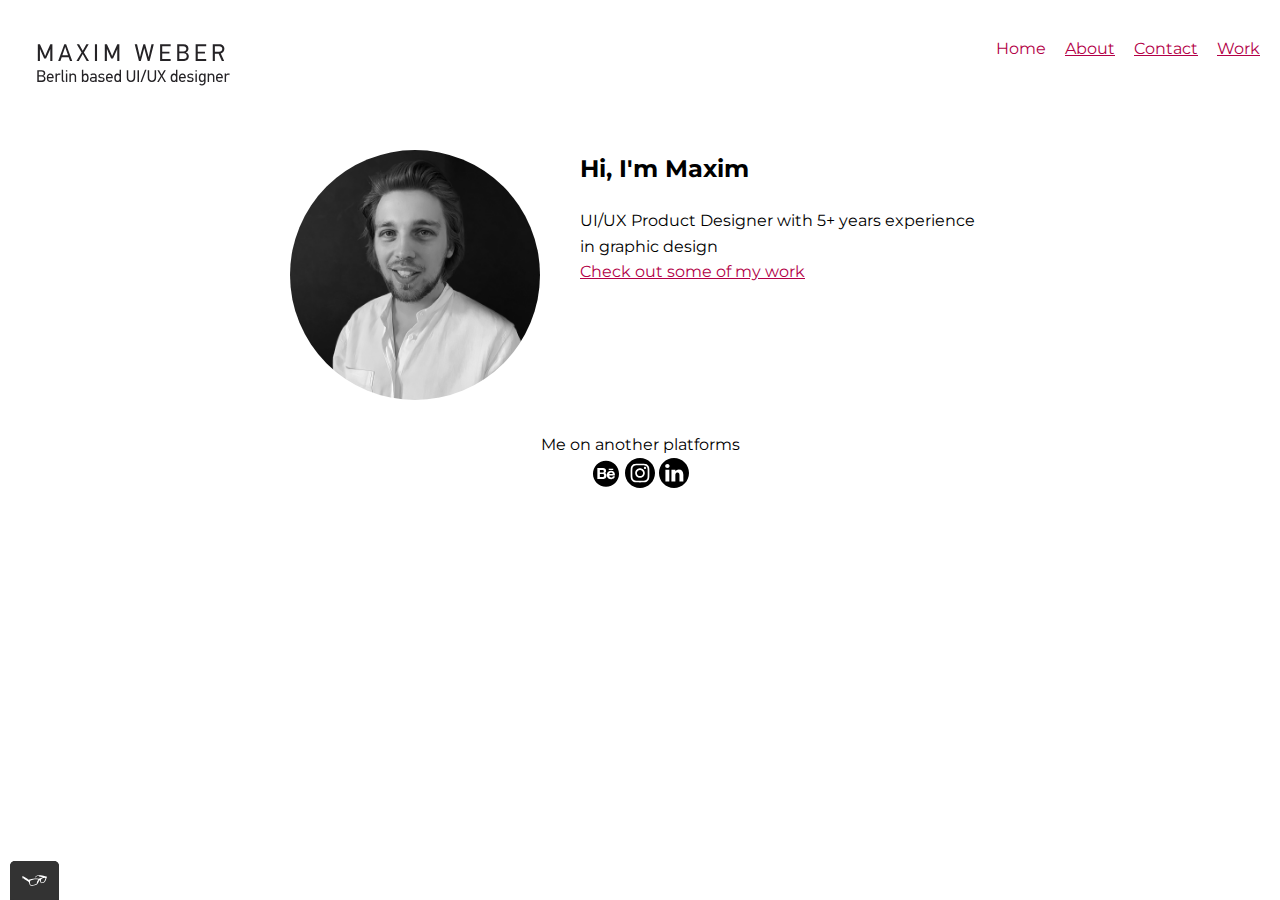
<file: index.html>
<!DOCTYPE html>
<html lang="en">
<head>
    <meta charset="UTF-8">
    <meta name="viewport" content="width=device-width, initial-scale=1.0">
    <link href="https://fonts.googleapis.com/css2?family=Montserrat:ital,wght@0,100..900;1,100..900&display=swap" rel="stylesheet">
    <link rel="stylesheet" type="text/css" href="css/normalize.css">
    <link rel="stylesheet" href="css/style.production.css">
    <link rel="shortcut icon" href="img/Logo.png" type="image/x-icon">
    <title>Maxim Weber UI/UX designer</title>
</head>
<body>
    <header class="page-header">
    <img src="img/MW_logo_SVG.svg" alt="Text logo of Maxim Weber" class="page-header__item"> 
    <nav class="main-navigation page-header__item">
        <ul role="menubar" class="navigation-list">
           <li role="presentation">
              <a href="index.html" role="menuitem" class="navigation-list__item navigation-list__item--active">Home</a>
           </li >
           <li role="presentation">
              <a href="about.html" role="menuitem" class="navigation-list__item">About</a>
           </li>
           <li role="presentation">
              <a href="contact.html" role="menuitem" class="navigation-list__item">Contact</a>
           </li>
           <li role="presentation">
            <a href="work.html" role="menuitem" class="navigation-list__item">Work</a>
         </li>
        </ul>
     </nav>
  </header>
    <div class="profile">
        <img src="img/Avatar.png" class="profile__portrait" alt="photograph">
    <h2>Hi, I'm Maxim</h2>
        UI/UX Product Designer with
        5+ years experience in graphic design
    <div>
        <a href="#">Check out some of my work</a>
    </div>
</div>
<footer class="page-footer">
    <p>
<div>
    Me on another platforms
</div>
    <div class="social-media">
        <img src="img/BehanceIcon.svg" alt="Behance">
        <img src="img/InstagramIcon.svg" alt="Instagram">
        <img src="img/LinkedInIcon.svg" alt="LinkedIn">
    </div>
    </p>
</footer>
</body>
<script src="js/tota11y.js"></script>
</html>
</file>
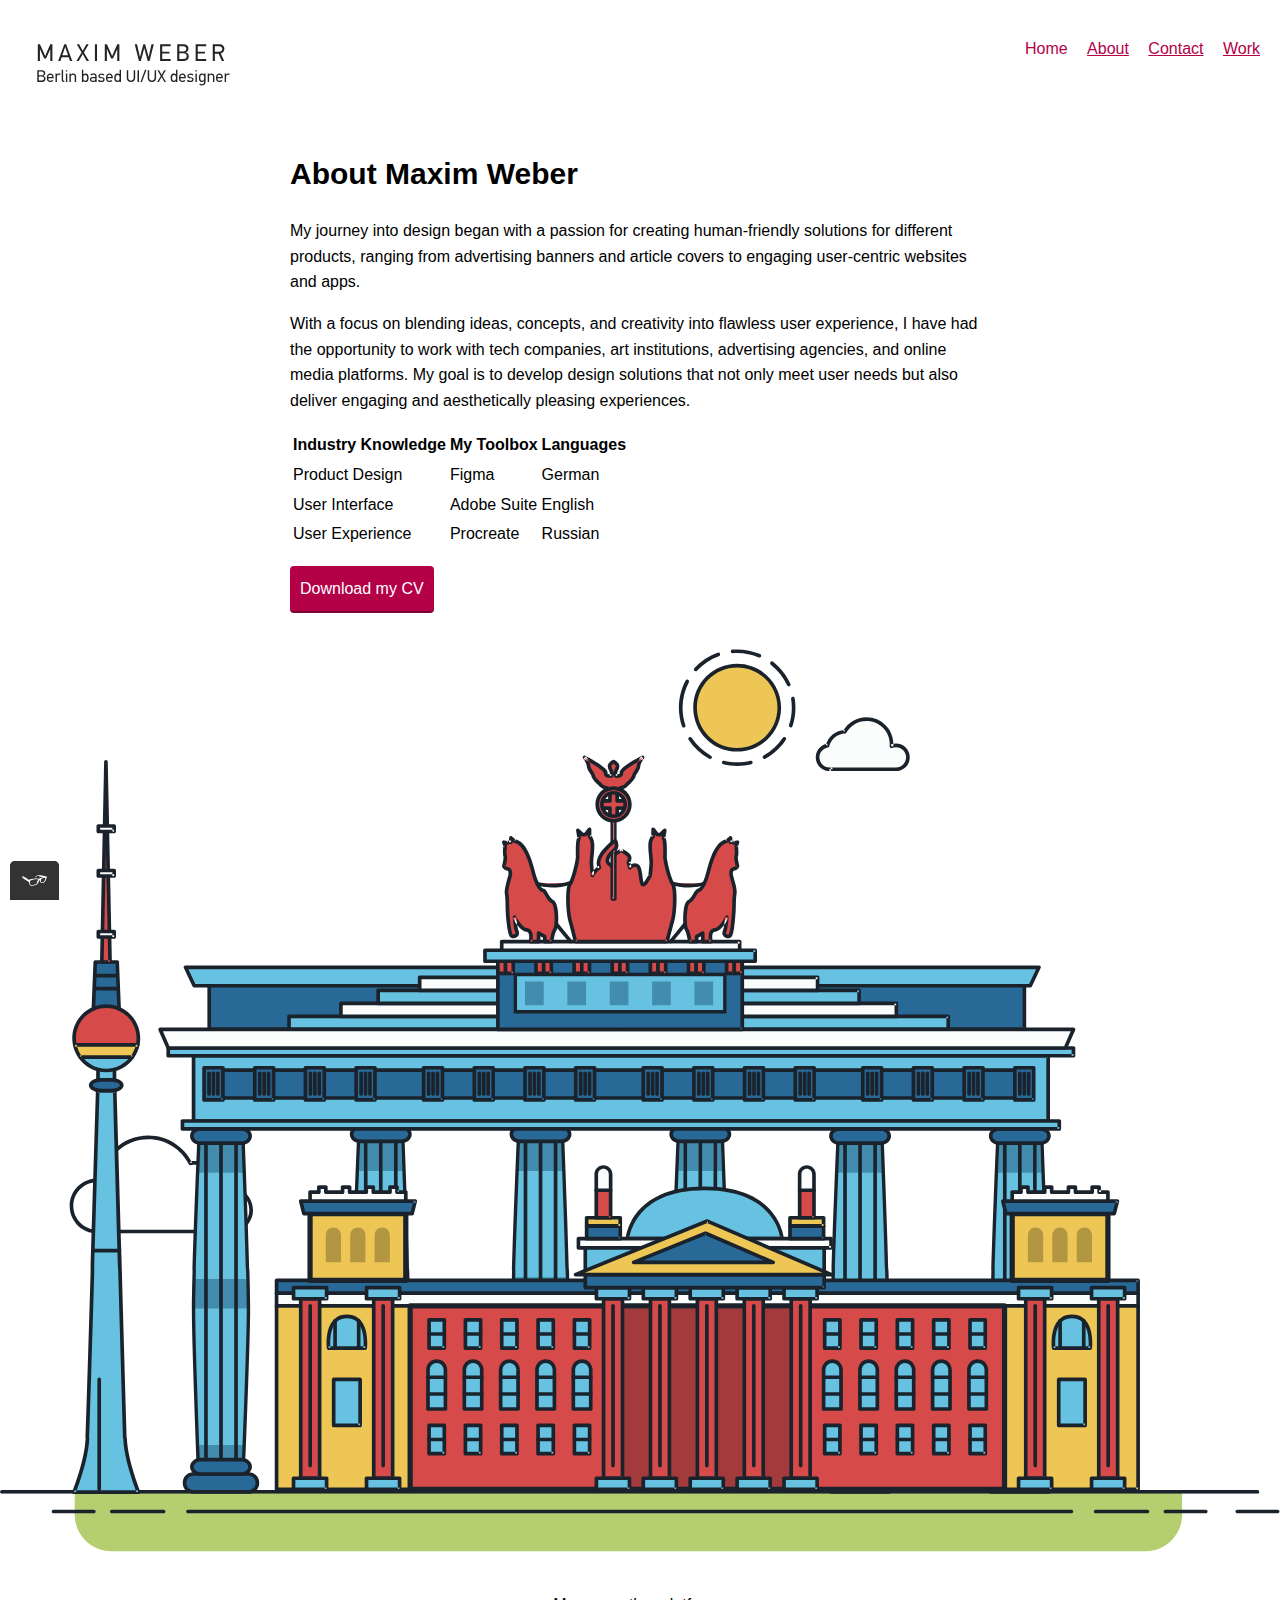
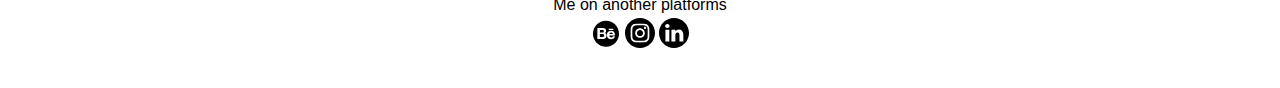
<file: about.html>
<!DOCTYPE html>
<html lang="en">
<head>
    <meta charset="UTF-8">
    <meta name="viewport" content="width=device-width, initial-scale=1.0">
    <title>Document</title>
    <link rel="stylesheet" type="text/css" href="css/normalize.css">
    <link rel="stylesheet" href="css/style.production.css">
</head>
<body>
  <header class="page-header">
    <img src="img/MW_logo_SVG.svg" alt="Text logo of Maxim Weber" class="page-header__item"> 
    <nav class="main-navigation page-header__item">
        <ul role="menubar" class="navigation-list">
           <li role="presentation">
              <a href="index.html" role="menuitem" class="navigation-list__item navigation-list__item--active">Home</a>
           </li >
           <li role="presentation">
              <a href="about.html" role="menuitem" class="navigation-list__item">About</a>
           </li>
           <li role="presentation">
              <a href="contact.html" role="menuitem" class="navigation-list__item">Contact</a>
           </li>
           <li role="presentation">
            <a href="work.html" role="menuitem" class="navigation-list__item">Work</a>
         </li>
        </ul>
     </nav>
  </header>
  <div class="profile">
  <h1 id="about">About Maxim Weber</h1>
    My journey into design began with a passion for creating human-friendly solutions for different products,
    ranging from advertising banners and article covers to engaging user-centric websites and apps. 
    <p>
      With a focus on blending ideas, concepts, and creativity into flawless user experience,
    I have had the opportunity to work with tech companies, art institutions, advertising agencies, and online media platforms.
    My goal is to develop design solutions that not only meet user needs but also deliver engaging and aesthetically pleasing experiences.
  </p>
  <table>
    <thead>
      <tr>
        <th>Industry Knowledge</th>
        <th>My Toolbox</th>
        <th>Languages</th>
      </tr>
    </thead>
    <tbody>
      <tr>
        <td>Product Design</td>
        <td>Figma</td>
        <td>German</td>
      </tr>
      <tr>
        <td>User Interface</td>
        <td>Adobe Suite</td>
        <td>English</td>
      </tr>
      <tr>
        <td>User Experience</td>
        <td>Procreate</td>
        <td>Russian</td>
      </tr>
    </tbody>
  </table>
  <p>
    <a href="files/cv.pdf" class="button" target="_blank" download>Download my CV</a>
  </p>
  </div>
<svg id="about-picture" xmlns="http://www.w3.org/2000/svg" class="berlin-illustration" height="auto" viewbox="0 0 700 505" xmlns:xlink="http://www.w3.org/1999/xlink">
  <defs>
      <polygon id="a" points=".06 231.917 .06 .929 688.717 .929 688.717 231.917"></polygon>
  </defs>
  <g fill="none" fill-rule="evenodd">
    <g transform="translate(0 241)" class="cloud-front">
    <path fill="#1A232C" d="M87.602,29 L87.602,28 C87.326,28.001 87.103,28.024 86.927,28.033 L86.979,29.031 L87.947,28.78 C85.741,20.282 78.041,14.002 68.852,14 C67.858,14 66.904,14.096 65.98,14.231 L66.125,15.22 L67.019,14.772 C62.626,6.015 53.567,0.001 43.102,0 C29.041,0.002 17.524,10.848 16.443,24.632 L17.44,24.71 L17.606,23.724 C16.803,23.589 15.969,23.5 15.102,23.5 C6.817,23.501 0.102,30.215 0.102,38.5 C0.102,46.785 6.817,53.499 15.102,53.5 L87.602,53.5 C94.644,53.499 100.351,47.792 100.352,40.75 C100.351,33.708 94.644,28.001 87.602,28 L87.602,30 C90.573,30 93.254,31.202 95.203,33.149 C97.15,35.097 98.351,37.778 98.352,40.75 C98.351,43.722 97.15,46.403 95.203,48.351 C93.254,50.298 90.573,51.5 87.602,51.5 L15.102,51.5 C11.509,51.5 8.265,50.046 5.909,47.692 C3.555,45.337 2.102,42.093 2.102,38.5 C2.102,34.907 3.555,31.663 5.909,29.308 C8.265,26.954 11.509,25.5 15.102,25.5 C15.831,25.5 16.553,25.575 17.273,25.697 C17.551,25.743 17.832,25.672 18.055,25.499 C18.277,25.325 18.414,25.07 18.436,24.789 C19.436,12.04 30.094,1.998 43.102,2 C52.786,1.999 61.163,7.564 65.231,15.669 C65.425,16.055 65.842,16.272 66.27,16.21 C67.132,16.084 67.988,16 68.852,16 C77.108,15.998 84.027,21.647 86.011,29.283 C86.13,29.741 86.557,30.054 87.031,30.03 C87.27,30.017 87.457,29.999 87.602,30 L87.602,29" transform="translate(38 36)"></path>
      </g>
      <path fill="#B5CE6F" d="M646.484,484.382 C646.484,489.501 644.531,494.62 640.627,498.525 C636.722,502.43 631.603,504.382 626.484,504.382 L60.873,504.382 C55.754,504.382 50.636,502.43 46.731,498.525 C42.826,494.62 40.873,489.501 40.873,484.382 L40.873,471.917 L646.484,471.917 L646.484,484.382"></path>
      <polyline fill="#67C2E2" points="334.824 185.029 101.449 185.029 106.209 195.08 563.438 195.08 568.2 185.029 334.824 185.029"></polyline>
      <path fill="#1A232C" d="M334.824,185.029 L334.824,184.029 L101.449,184.029 C101.104,184.029 100.788,184.203 100.604,184.494 C100.42,184.785 100.398,185.146 100.545,185.457 L105.306,195.508 C105.471,195.856 105.824,196.079 106.209,196.079 L563.438,196.079 C563.824,196.079 564.177,195.856 564.342,195.508 L569.104,185.457 C569.251,185.146 569.229,184.785 569.045,184.494 C568.861,184.203 568.544,184.029 568.2,184.029 L334.824,184.029 L334.824,186.029 L566.62,186.029 L562.806,194.08 L106.842,194.08 L103.029,186.029 L334.824,186.029 L334.824,185.029"></path>
      <polygon fill="#296997" points="114.416 218.974 560.222 218.974 560.222 195.08 114.416 195.08"></polygon>
      <path fill="#1A232C" d="M560.222,218.974 L560.222,217.974 L115.416,217.974 L115.416,196.079 L559.222,196.079 L559.222,218.974 L560.222,218.974 L560.222,217.974 L560.222,218.974 L561.222,218.974 L561.222,195.08 C561.222,194.816 561.115,194.559 560.929,194.372 C560.742,194.186 560.485,194.08 560.222,194.08 L114.416,194.08 C114.152,194.08 113.895,194.186 113.708,194.372 C113.522,194.559 113.416,194.816 113.416,195.08 L113.416,218.974 C113.416,219.237 113.522,219.495 113.708,219.681 C113.895,219.867 114.152,219.974 114.416,219.974 L560.222,219.974 C560.485,219.974 560.742,219.867 560.929,219.681 C561.115,219.495 561.222,219.237 561.222,218.974 L560.222,218.974"></path>
      <polygon fill="#67C2E2" points="105.85 269.08 573.225 269.08 573.225 233.398 105.85 233.398"></polygon>
      <path fill="#1A232C" d="M573.225,233.398 L573.225,232.398 L105.85,232.398 C105.587,232.398 105.329,232.505 105.143,232.691 C104.957,232.877 104.85,233.134 104.85,233.398 L104.85,269.08 C104.85,269.344 104.957,269.601 105.143,269.788 C105.329,269.974 105.587,270.08 105.85,270.08 L573.225,270.08 C573.488,270.08 573.745,269.974 573.932,269.788 C574.118,269.601 574.225,269.344 574.225,269.08 L574.225,233.398 C574.225,233.134 574.118,232.877 573.932,232.691 C573.745,232.505 573.488,232.398 573.225,232.398 L573.225,233.398 L572.225,233.398 L572.225,268.08 L106.85,268.08 L106.85,234.398 L573.225,234.398 L573.225,233.398 L572.225,233.398 L573.225,233.398"></path>
      <polygon fill="#296997" points="116.751 256.508 562.557 256.508 562.557 241.243 116.751 241.243"></polygon>
      <path fill="#1A232C" d="M562.557,256.508 L562.557,255.508 L117.75,255.508 L117.75,242.243 L561.557,242.243 L561.557,256.508 L562.557,256.508 L562.557,255.508 L562.557,256.508 L563.557,256.508 L563.557,241.243 C563.557,240.979 563.45,240.722 563.264,240.535 C563.078,240.349 562.82,240.243 562.557,240.243 L116.75,240.243 C116.487,240.243 116.23,240.349 116.043,240.535 C115.857,240.722 115.751,240.979 115.751,241.243 L115.751,256.508 C115.751,256.771 115.857,257.029 116.043,257.215 C116.23,257.401 116.487,257.508 116.751,257.508 L562.557,257.508 C562.82,257.508 563.077,257.401 563.264,257.215 C563.45,257.029 563.557,256.771 563.557,256.508 L562.557,256.508"></path>
      <polygon fill="#67C2E2" points="158.07 218.974 518.563 218.974 518.563 211.858 158.07 211.858"></polygon>
      <path fill="#1A232C" d="M518.563,211.858 L518.563,210.858 L158.07,210.858 C157.807,210.858 157.549,210.964 157.363,211.151 C157.177,211.337 157.07,211.594 157.07,211.858 L157.07,218.974 C157.07,219.237 157.177,219.495 157.363,219.681 C157.549,219.867 157.807,219.974 158.07,219.974 L518.563,219.974 C518.826,219.974 519.083,219.867 519.27,219.681 C519.456,219.495 519.562,219.237 519.562,218.974 L519.562,211.858 C519.562,211.594 519.456,211.337 519.27,211.151 C519.083,210.964 518.826,210.858 518.563,210.858 L518.563,211.858 L517.563,211.858 L517.563,217.974 L159.07,217.974 L159.07,212.858 L518.563,212.858 L518.563,211.858 L517.563,211.858 L518.563,211.858"></path>
      <polygon fill="#FBFDFC" points="186.438 211.858 490.194 211.858 490.194 204.741 186.438 204.741"></polygon>
      <path fill="#1A232C" d="M490.194,204.741 L490.194,203.741 L186.438,203.741 C186.175,203.741 185.917,203.848 185.731,204.034 C185.545,204.221 185.438,204.478 185.438,204.741 L185.438,211.858 C185.438,212.121 185.545,212.379 185.731,212.565 C185.917,212.751 186.175,212.858 186.438,212.858 L490.194,212.858 C490.458,212.858 490.715,212.751 490.902,212.565 C491.088,212.379 491.194,212.121 491.194,211.858 L491.194,204.741 C491.194,204.478 491.088,204.221 490.902,204.034 C490.715,203.848 490.458,203.741 490.194,203.741 L490.194,204.741 L489.194,204.741 L489.194,210.858 L187.438,210.858 L187.438,205.741 L490.194,205.741 L490.194,204.741 L489.194,204.741 L490.194,204.741"></path>
      <polygon fill="#67C2E2" points="206.805 204.741 469.828 204.741 469.828 197.624 206.805 197.624"></polygon>
      <path fill="#1A232C" d="M469.828,197.624 L469.828,196.624 L206.805,196.624 C206.541,196.624 206.284,196.731 206.098,196.917 C205.911,197.103 205.805,197.361 205.805,197.624 L205.805,204.741 C205.805,205.005 205.911,205.262 206.098,205.449 C206.284,205.635 206.541,205.741 206.805,205.741 L469.828,205.741 C470.091,205.741 470.349,205.635 470.535,205.449 C470.722,205.262 470.828,205.005 470.828,204.741 L470.828,197.624 C470.828,197.361 470.722,197.103 470.535,196.917 C470.349,196.731 470.091,196.624 469.828,196.624 L469.828,197.624 L468.828,197.624 L468.828,203.741 L207.805,203.741 L207.805,198.624 L469.828,198.624 L469.828,197.624 L468.828,197.624 L469.828,197.624"></path>
      <polygon fill="#FBFDFC" points="229.521 197.624 447.111 197.624 447.111 190.509 229.521 190.509"></polygon>
      <path fill="#1A232C" d="M447.111,190.509 L447.111,189.509 L229.521,189.509 C229.258,189.509 229,189.616 228.814,189.802 C228.628,189.988 228.521,190.246 228.521,190.509 L228.521,197.624 C228.521,197.888 228.628,198.145 228.814,198.332 C229,198.518 229.258,198.624 229.521,198.624 L447.111,198.624 C447.375,198.624 447.632,198.518 447.818,198.332 C448.005,198.145 448.111,197.888 448.111,197.624 L448.111,190.509 C448.111,190.246 448.005,189.988 447.818,189.802 C447.632,189.616 447.375,189.509 447.111,189.509 L447.111,190.509 L446.111,190.509 L446.111,196.624 L230.521,196.624 L230.521,191.509 L447.111,191.509 L447.111,190.509 L446.111,190.509 L447.111,190.509"></path>
      <path fill="#67C2E2" d="M135.607,355.447 C135.163,337.766 134.264,313.326 133.648,297.387 C133.274,287.721 133.004,281.18 133.004,281.18 L108.722,281.18 C108.722,281.18 108.452,287.721 108.079,297.387 C107.462,313.326 106.563,337.766 106.119,355.447 C105.953,362.059 105.85,367.732 105.85,371.653 L105.85,371.654 C105.85,386.117 107.243,424.332 108.089,446.189 C108.457,455.706 108.722,462.126 108.722,462.126 L133.004,462.126 C133.004,462.126 133.269,455.706 133.637,446.189 C134.482,424.332 135.876,386.117 135.876,371.654 L135.876,371.653 C135.876,367.732 135.773,362.059 135.607,355.447"></path>
      <path fill="#428DAE" d="M133.648 297.387L108.079 297.387C108.452 287.721 108.722 281.18 108.722 281.18L133.004 281.18C133.004 281.18 133.274 287.721 133.648 297.387M135.876 371.654L105.85 371.654 105.85 371.653C105.85 367.732 105.953 362.059 106.119 355.447L135.607 355.447C135.773 362.059 135.876 367.732 135.876 371.653L135.876 371.654M133.004 462.126L108.722 462.126C108.722 462.126 108.457 455.706 108.089 446.189L133.637 446.189C133.269 455.706 133.004 462.126 133.004 462.126"></path>
      <path fill="#1A232C" d="M109.612,461.199 L132.114,461.199 C132.447,453.007 134.949,390.886 134.949,371.653 C134.949,352.42 132.447,290.299 132.114,282.108 L109.612,282.108 C109.279,290.299 106.778,352.42 106.778,371.653 C106.778,390.886 109.279,453.007 109.612,461.199 Z M133.895,463.054 L107.832,463.054 L107.794,462.164 C107.766,461.466 104.922,392.193 104.922,371.653 C104.922,351.114 107.766,281.839 107.794,281.142 L107.832,280.252 L133.895,280.252 L133.931,281.142 C133.96,281.839 136.804,351.114 136.804,371.653 C136.804,392.193 133.96,461.466 133.931,462.164 L133.895,463.054 L133.895,463.054 Z"></path>
      <path fill="#1A232C" d="M111.638 281.18L111.638 462.126C111.638 462.679 112.086 463.126 112.638 463.126 113.19 463.126 113.638 462.679 113.638 462.126L113.638 281.18C113.638 280.628 113.19 280.18 112.638 280.18 112.086 280.18 111.638 280.628 111.638 281.18M119.863 281.18L119.863 462.126C119.863 462.679 120.311 463.126 120.863 463.126 121.416 463.126 121.863 462.679 121.863 462.126L121.863 281.18C121.863 280.628 121.416 280.18 120.863 280.18 120.311 280.18 119.863 280.628 119.863 281.18M128.088 281.18L128.088 462.126C128.088 462.679 128.536 463.126 129.088 463.126 129.64 463.126 130.088 462.679 130.088 462.126L130.088 281.18C130.088 280.628 129.64 280.18 129.088 280.18 128.536 280.18 128.088 280.628 128.088 281.18"></path>
      <path fill="#296997" d="M136.79,277.265 C136.79,279.418 134.675,281.18 132.09,281.18 L109.636,281.18 C107.051,281.18 104.936,279.418 104.936,277.265 C104.936,275.111 107.051,273.349 109.636,273.349 L132.09,273.349 C134.675,273.349 136.79,275.111 136.79,277.265"></path>
      <path fill="#1A232C" d="M136.79,277.265 L135.79,277.265 C135.789,278.005 135.433,278.704 134.769,279.262 C134.109,279.814 133.155,280.181 132.09,280.18 L109.636,280.18 C108.571,280.181 107.617,279.814 106.956,279.262 C106.293,278.704 105.936,278.005 105.936,277.265 C105.936,276.524 106.293,275.825 106.957,275.267 C107.617,274.715 108.571,274.348 109.636,274.349 L132.09,274.349 C133.155,274.348 134.109,274.716 134.769,275.267 C135.433,275.825 135.789,276.524 135.79,277.265 L137.79,277.265 C137.791,275.851 137.09,274.593 136.049,273.731 C135.006,272.863 133.61,272.35 132.09,272.349 L109.636,272.349 C108.116,272.35 106.72,272.863 105.676,273.731 C104.636,274.593 103.935,275.851 103.936,277.265 C103.935,278.678 104.636,279.937 105.677,280.798 C106.72,281.666 108.116,282.179 109.636,282.18 L132.09,282.18 C133.61,282.179 135.006,281.666 136.049,280.798 C137.09,279.937 137.791,278.678 137.79,277.265 L136.79,277.265"></path>
      <path fill="#296997" d="M140.775,467.217 C140.775,469.803 138.661,471.917 136.076,471.917 L105.65,471.917 C103.065,471.917 100.951,469.803 100.951,467.217 L100.951,466.825 C100.951,464.241 103.065,462.126 105.65,462.126 L136.076,462.126 C138.661,462.126 140.775,464.241 140.775,466.825 L140.775,467.217"></path>
      <path fill="#1A232C" d="M140.775,467.217 L139.775,467.217 C139.775,468.235 139.361,469.155 138.688,469.83 C138.013,470.503 137.093,470.917 136.076,470.917 L105.65,470.917 C104.633,470.917 103.713,470.504 103.038,469.83 C102.365,469.155 101.951,468.235 101.951,467.217 L101.951,466.825 C101.951,465.808 102.365,464.889 103.038,464.214 C103.713,463.54 104.633,463.127 105.65,463.126 L136.076,463.126 C137.093,463.127 138.013,463.54 138.688,464.214 C139.362,464.889 139.775,465.808 139.775,466.825 L139.775,467.217 L141.775,467.217 L141.775,466.825 C141.772,463.684 139.217,461.13 136.076,461.126 L105.65,461.126 C102.509,461.13 99.955,463.684 99.951,466.825 L99.951,467.217 C99.954,470.36 102.509,472.914 105.65,472.917 L136.076,472.917 C139.217,472.914 141.772,470.36 141.775,467.217 L140.775,467.217"></path>
      <path fill="#296997" d="M136.79,458.208 C136.79,460.363 134.675,462.126 132.09,462.126 L109.636,462.126 C107.051,462.126 104.936,460.363 104.936,458.208 C104.936,456.057 107.051,454.292 109.636,454.292 L132.09,454.292 C134.675,454.292 136.79,456.057 136.79,458.208"></path>
      <path fill="#1A232C" d="M136.79,458.208 L135.79,458.208 C135.789,458.949 135.432,459.649 134.769,460.207 C134.108,460.76 133.154,461.128 132.09,461.126 L109.636,461.126 C108.572,461.128 107.617,460.76 106.957,460.207 C106.293,459.649 105.936,458.949 105.936,458.208 C105.936,457.47 106.293,456.77 106.957,456.212 C107.617,455.659 108.572,455.291 109.636,455.292 L132.09,455.292 C133.154,455.291 134.108,455.659 134.769,456.212 C135.433,456.77 135.789,457.47 135.79,458.208 L137.79,458.208 C137.791,456.796 137.09,455.538 136.05,454.675 C135.006,453.808 133.61,453.294 132.09,453.292 L109.636,453.292 C108.115,453.294 106.719,453.808 105.676,454.675 C104.636,455.538 103.935,456.796 103.936,458.208 C103.935,459.622 104.636,460.881 105.676,461.743 C106.72,462.611 108.116,463.125 109.636,463.126 L132.09,463.126 C133.61,463.125 135.006,462.611 136.05,461.743 C137.09,460.881 137.791,459.622 137.79,458.208 L136.79,458.208"></path>
      <path fill="#67C2E2" d="M572.471,355.447 C572.025,337.766 571.126,313.326 570.51,297.387 C570.137,287.721 569.867,281.18 569.867,281.18 L545.585,281.18 C545.585,281.18 545.315,287.721 544.942,297.387 C544.326,313.326 543.427,337.766 542.981,355.447 C542.815,362.059 542.713,367.732 542.713,371.653 L542.713,371.654 C542.713,386.117 544.107,424.332 544.952,446.189 C545.32,455.706 545.585,462.126 545.585,462.126 L569.867,462.126 C569.867,462.126 570.132,455.706 570.499,446.189 C571.346,424.332 572.739,386.117 572.739,371.654 L572.739,371.653 C572.739,367.732 572.637,362.059 572.471,355.447"></path>
      <path fill="#428DAE" d="M569.582 297.387L566.951 297.387 566.951 282.108 568.977 282.108C569.063 284.206 569.29 289.841 569.582 297.387M564.951 297.387L545.871 297.387C546.162 289.841 546.39 284.206 546.476 282.108L564.951 282.108 564.951 297.387M571.8 369.187L566.951 369.187 566.951 356.265 571.562 356.265C571.685 361.272 571.771 365.701 571.8 369.187M564.951 369.187L543.653 369.187C543.684 365.512 543.777 360.79 543.912 355.447L553.551 355.447 553.551 356.265 564.951 356.265 564.951 369.187"></path>
      <path fill="#1A232C" d="M546.476,461.199 L568.977,461.199 C569.31,453.007 571.812,390.886 571.812,371.653 C571.812,352.42 569.31,290.299 568.977,282.108 L546.476,282.108 C546.142,290.299 543.642,352.42 543.642,371.653 C543.642,390.886 546.142,453.007 546.476,461.199 M570.758,463.054 L544.694,463.054 L544.658,462.164 C544.629,461.466 541.785,392.193 541.785,371.653 C541.785,351.114 544.629,281.839 544.658,281.142 L544.694,280.252 L570.758,280.252 L570.795,281.142 C570.823,281.839 573.667,351.114 573.667,371.653 C573.667,392.193 570.823,461.466 570.795,462.164 L570.758,463.054"></path>
      <path fill="#1A232C" d="M548.501 281.18L548.501 462.126C548.501 462.679 548.949 463.126 549.501 463.126 550.053 463.126 550.501 462.679 550.501 462.126L550.501 281.18C550.501 280.628 550.053 280.18 549.501 280.18 548.949 280.18 548.501 280.628 548.501 281.18M556.727 281.18L556.727 462.126C556.727 462.679 557.174 463.126 557.727 463.126 558.279 463.126 558.727 462.679 558.727 462.126L558.727 281.18C558.727 280.628 558.279 280.18 557.727 280.18 557.174 280.18 556.727 280.628 556.727 281.18M564.951 281.18L564.951 462.126C564.951 462.679 565.399 463.126 565.951 463.126 566.503 463.126 566.951 462.679 566.951 462.126L566.951 281.18C566.951 280.628 566.503 280.18 565.951 280.18 565.399 280.18 564.951 280.628 564.951 281.18"></path>
      <path fill="#296997" d="M573.653,277.265 C573.653,279.418 571.537,281.18 568.953,281.18 L546.499,281.18 C543.915,281.18 541.799,279.418 541.799,277.265 C541.799,275.111 543.915,273.349 546.499,273.349 L568.953,273.349 C571.537,273.349 573.653,275.111 573.653,277.265"></path>
      <path fill="#1A232C" d="M573.653,277.265 L572.653,277.265 C572.653,278.005 572.296,278.704 571.632,279.262 C570.972,279.814 570.017,280.181 568.953,280.18 L546.499,280.18 C545.435,280.181 544.48,279.814 543.82,279.262 C543.156,278.704 542.8,278.005 542.799,277.265 C542.8,276.525 543.156,275.825 543.82,275.267 C544.481,274.715 545.435,274.348 546.499,274.349 L568.953,274.349 C570.017,274.348 570.972,274.715 571.632,275.267 C572.296,275.825 572.653,276.525 572.653,277.265 L574.653,277.265 C574.654,275.851 573.953,274.593 572.912,273.731 C571.869,272.863 570.473,272.35 568.953,272.349 L546.499,272.349 C544.979,272.35 543.583,272.863 542.54,273.731 C541.499,274.593 540.798,275.851 540.799,277.265 C540.798,278.679 541.499,279.937 542.54,280.798 C543.583,281.666 544.979,282.179 546.499,282.18 L568.953,282.18 C570.473,282.179 571.869,281.666 572.912,280.798 C573.953,279.937 574.654,278.679 574.653,277.265 L573.653,277.265"></path>
      <path fill="#296997" d="M577.639,467.217 C577.639,469.803 575.524,471.917 572.938,471.917 L542.514,471.917 C539.929,471.917 537.813,469.803 537.813,467.217 L537.813,466.825 C537.813,464.241 539.929,462.126 542.514,462.126 L572.938,462.126 C575.524,462.126 577.639,464.241 577.639,466.825 L577.639,467.217"></path>
      <path fill="#1A232C" d="M577.639,467.217 L576.639,467.217 C576.638,468.235 576.225,469.155 575.551,469.83 C574.876,470.503 573.956,470.917 572.938,470.917 L542.514,470.917 C541.497,470.917 540.576,470.503 539.901,469.83 C539.227,469.155 538.814,468.234 538.813,467.217 L538.813,466.825 C538.814,465.808 539.227,464.889 539.901,464.214 C540.576,463.54 541.497,463.127 542.514,463.126 L572.938,463.126 C573.956,463.127 574.876,463.54 575.551,464.214 C576.225,464.888 576.638,465.808 576.639,466.825 L576.639,467.217 L578.639,467.217 L578.639,466.825 C578.635,463.684 576.081,461.13 572.938,461.126 L542.514,461.126 C539.372,461.13 536.817,463.684 536.813,466.825 L536.813,467.217 C536.817,470.36 539.372,472.914 542.514,472.917 L572.938,472.917 C576.081,472.914 578.635,470.359 578.639,467.217 L577.639,467.217"></path>
      <path fill="#296997" d="M573.653,458.208 C573.653,460.363 571.537,462.126 568.953,462.126 L546.499,462.126 C543.915,462.126 541.799,460.363 541.799,458.208 C541.799,456.057 543.915,454.292 546.499,454.292 L568.953,454.292 C571.537,454.292 573.653,456.057 573.653,458.208"></path>
      <path fill="#1A232C" d="M573.653,458.208 L572.653,458.208 C572.653,458.949 572.296,459.649 571.632,460.207 C570.971,460.76 570.017,461.128 568.953,461.126 L546.499,461.126 C545.435,461.128 544.481,460.76 543.82,460.207 C543.157,459.649 542.799,458.949 542.799,458.208 C542.799,457.47 543.156,456.77 543.82,456.212 C544.481,455.659 545.435,455.291 546.499,455.292 L568.953,455.292 C570.017,455.291 570.971,455.659 571.632,456.212 C572.296,456.77 572.653,457.47 572.653,458.208 L574.653,458.208 C574.654,456.796 573.953,455.538 572.912,454.675 C571.869,453.808 570.473,453.294 568.953,453.292 L546.499,453.292 C544.979,453.294 543.583,453.808 542.54,454.675 C541.499,455.538 540.798,456.796 540.799,458.208 C540.798,459.622 541.499,460.881 542.54,461.743 C543.583,462.611 544.979,463.125 546.499,463.126 L568.953,463.126 C570.473,463.125 571.869,462.611 572.912,461.743 C573.953,460.881 574.654,459.622 574.653,458.208 L573.653,458.208"></path>
      <path fill="#67C2E2" d="M485.098,355.447 C484.654,337.766 483.753,313.326 483.137,297.387 C482.764,287.721 482.494,281.18 482.494,281.18 L458.213,281.18 C458.213,281.18 457.942,287.721 457.569,297.387 C456.953,313.326 456.055,337.766 455.608,355.447 C455.443,362.059 455.34,367.732 455.34,371.653 L455.34,371.654 C455.34,386.117 456.733,424.332 457.58,446.189 C457.948,455.706 458.213,462.126 458.213,462.126 L482.494,462.126 C482.494,462.126 482.759,455.706 483.126,446.189 C483.973,424.332 485.366,386.117 485.366,371.654 L485.366,371.653 C485.366,367.732 485.265,362.059 485.098,355.447"></path>
      <path fill="#428DAE" d="M483.137 297.387L457.569 297.387C457.942 287.721 458.213 281.18 458.213 281.18L482.494 281.18C482.494 281.18 482.764 287.721 483.137 297.387M485.355 369.187L455.351 369.187C455.382 365.502 455.475 360.78 455.608 355.447L485.098 355.447C485.232 360.78 485.325 365.502 485.355 369.187"></path>
      <path fill="#1A232C" d="M459.103,461.199 L481.605,461.199 C481.938,453.007 484.439,390.886 484.439,371.653 C484.439,352.42 481.938,290.299 481.605,282.108 L459.103,282.108 C458.769,290.299 456.268,352.42 456.268,371.653 C456.268,390.886 458.769,453.007 459.103,461.199 Z M483.386,463.054 L457.321,463.054 L457.285,462.164 C457.256,461.466 454.412,392.193 454.412,371.653 C454.412,351.114 457.256,281.839 457.285,281.142 L457.321,280.252 L483.386,280.252 L483.422,281.142 C483.45,281.839 486.294,351.114 486.294,371.653 C486.294,392.193 483.45,461.466 483.422,462.164 L483.386,463.054 L483.386,463.054 Z"></path>
      <path fill="#1A232C" d="M461.128 281.18L461.128 462.126C461.128 462.679 461.576 463.126 462.128 463.126 462.68 463.126 463.128 462.679 463.128 462.126L463.128 281.18C463.128 280.628 462.68 280.18 462.128 280.18 461.576 280.18 461.128 280.628 461.128 281.18M469.354 281.18L469.354 462.126C469.354 462.679 469.801 463.126 470.354 463.126 470.906 463.126 471.354 462.679 471.354 462.126L471.354 281.18C471.354 280.628 470.906 280.18 470.354 280.18 469.801 280.18 469.354 280.628 469.354 281.18M477.578 281.18L477.578 462.126C477.578 462.679 478.026 463.126 478.578 463.126 479.13 463.126 479.578 462.679 479.578 462.126L479.578 281.18C479.578 280.628 479.13 280.18 478.578 280.18 478.026 280.18 477.578 280.628 477.578 281.18"></path>
      <path fill="#296997" d="M486.281,277.265 C486.281,279.418 484.164,281.18 481.58,281.18 L459.126,281.18 C456.542,281.18 454.426,279.418 454.426,277.265 C454.426,275.111 456.542,273.349 459.126,273.349 L481.58,273.349 C484.164,273.349 486.281,275.111 486.281,277.265"></path>
      <path fill="#1A232C" d="M486.281,277.265 L485.281,277.265 C485.281,278.005 484.924,278.704 484.26,279.262 C483.599,279.814 482.644,280.181 481.58,280.18 L459.126,280.18 C458.062,280.181 457.107,279.814 456.447,279.262 C455.783,278.704 455.427,278.005 455.426,277.265 C455.427,276.525 455.783,275.825 456.447,275.267 C457.108,274.715 458.062,274.348 459.126,274.349 L481.58,274.349 C482.644,274.348 483.599,274.716 484.26,275.268 C484.924,275.825 485.281,276.525 485.281,277.265 L487.281,277.265 C487.282,275.851 486.58,274.593 485.54,273.731 C484.496,272.863 483.1,272.35 481.58,272.349 L459.126,272.349 C457.606,272.35 456.21,272.863 455.167,273.731 C454.126,274.593 453.425,275.851 453.426,277.265 C453.425,278.679 454.126,279.937 455.167,280.798 C456.21,281.666 457.606,282.179 459.126,282.18 L481.58,282.18 C483.1,282.179 484.496,281.666 485.54,280.799 C486.58,279.937 487.282,278.679 487.281,277.265 L486.281,277.265"></path>
      <path fill="#296997" d="M490.266,467.217 C490.266,469.803 488.151,471.917 485.565,471.917 L455.141,471.917 C452.556,471.917 450.44,469.803 450.44,467.217 L450.44,466.825 C450.44,464.241 452.556,462.126 455.141,462.126 L485.565,462.126 C488.151,462.126 490.266,464.241 490.266,466.825 L490.266,467.217"></path>
      <path fill="#1A232C" d="M490.266,467.217 L489.266,467.217 C489.265,468.235 488.852,469.155 488.178,469.83 C487.503,470.503 486.583,470.917 485.565,470.917 L455.141,470.917 C454.124,470.917 453.203,470.503 452.528,469.83 C451.854,469.155 451.441,468.234 451.44,467.217 L451.44,466.825 C451.441,465.808 451.854,464.889 452.528,464.214 C453.203,463.54 454.124,463.127 455.141,463.126 L485.565,463.126 C486.583,463.127 487.503,463.54 488.178,464.214 C488.852,464.888 489.265,465.808 489.266,466.825 L489.266,467.217 L491.266,467.217 L491.266,466.825 C491.262,463.684 488.708,461.13 485.565,461.126 L455.141,461.126 C451.999,461.13 449.444,463.684 449.44,466.825 L449.44,467.217 C449.444,470.36 451.999,472.914 455.141,472.917 L485.565,472.917 C488.708,472.914 491.262,470.359 491.266,467.217 L490.266,467.217"></path>
      <path fill="#296997" d="M486.281,458.208 C486.281,460.363 484.164,462.126 481.58,462.126 L459.126,462.126 C456.542,462.126 454.426,460.363 454.426,458.208 C454.426,456.057 456.542,454.292 459.126,454.292 L481.58,454.292 C484.164,454.292 486.281,456.057 486.281,458.208"></path>
      <path fill="#1A232C" d="M486.281,458.208 L485.281,458.208 C485.281,458.949 484.923,459.649 484.26,460.207 C483.599,460.76 482.644,461.128 481.58,461.126 L459.126,461.126 C458.062,461.128 457.108,460.76 456.447,460.207 C455.784,459.649 455.427,458.949 455.426,458.208 C455.426,457.47 455.783,456.77 456.447,456.212 C457.108,455.659 458.062,455.291 459.126,455.292 L481.58,455.292 C482.644,455.291 483.598,455.659 484.26,456.212 C484.924,456.77 485.281,457.47 485.281,458.208 L487.281,458.208 C487.282,456.795 486.58,455.538 485.54,454.675 C484.496,453.808 483.1,453.294 481.58,453.292 L459.126,453.292 C457.606,453.294 456.21,453.808 455.167,454.675 C454.126,455.538 453.425,456.796 453.426,458.208 C453.425,459.622 454.126,460.881 455.167,461.743 C456.21,462.611 457.606,463.125 459.126,463.126 L481.58,463.126 C483.1,463.125 484.496,462.611 485.54,461.743 C486.581,460.881 487.282,459.622 487.281,458.208 L486.281,458.208"></path>
      <path fill="#67C2E2" d="M397.726,354.466 C397.28,336.787 396.381,312.346 395.765,296.407 C395.392,286.742 395.122,280.2 395.122,280.2 L370.84,280.2 C370.84,280.2 370.57,286.742 370.197,296.407 C369.581,312.346 368.682,336.787 368.236,354.466 C368.07,361.078 367.968,366.751 367.968,370.672 L367.968,370.673 C367.968,385.136 369.361,423.352 370.207,445.208 C370.575,454.726 370.84,461.146 370.84,461.146 L395.122,461.146 C395.122,461.146 395.386,454.726 395.754,445.208 C396.601,423.352 397.994,385.136 397.994,370.673 L397.994,370.672 C397.994,366.751 397.892,361.078 397.726,354.466"></path>
      <path fill="#428DAE" d="M394.837 296.407L392.206 296.407 392.206 281.127 394.233 281.127C394.318 283.225 394.545 288.861 394.837 296.407L394.837 296.407zM383.981 296.407L390.206 296.407 390.206 281.127 383.981 281.127 383.981 296.407zM375.756 296.407L381.98 296.407 381.98 281.127 375.756 281.127 375.756 296.407zM373.756 296.407L371.126 296.407C371.417 288.861 371.645 283.225 371.73 281.127L373.756 281.127 373.756 296.407 373.756 296.407zM397.062 369.187L392.206 369.187 392.206 354.466 396.796 354.466C396.943 360.298 397.041 365.389 397.062 369.187L397.062 369.187zM383.981 369.187L390.206 369.187 390.206 354.466 383.981 354.466 383.981 369.187zM375.756 369.187L381.98 369.187 381.98 354.466 375.756 354.466 375.756 369.187zM373.756 369.187L368.9 369.187C368.921 365.389 369.019 360.298 369.166 354.466L373.756 354.466 373.756 369.187 373.756 369.187z"></path>
      <path fill="#1A232C" d="M371.73,460.218 L394.233,460.218 C394.565,452.027 397.066,389.906 397.066,370.672 C397.066,351.44 394.565,289.319 394.233,281.127 L371.73,281.127 C371.397,289.319 368.895,351.44 368.895,370.672 C368.895,389.906 371.397,452.027 371.73,460.218 M396.013,462.074 L369.949,462.074 L369.912,461.184 C369.884,460.486 367.04,391.212 367.04,370.672 C367.04,350.133 369.884,280.859 369.912,280.162 L369.949,279.272 L396.013,279.272 L396.05,280.162 C396.078,280.859 398.922,350.133 398.922,370.672 C398.922,391.212 396.078,460.486 396.05,461.184 L396.013,462.074"></path>
      <path fill="#1A232C" d="M373.756 280.2L373.756 461.146C373.756 461.698 374.203 462.146 374.756 462.146 375.308 462.146 375.756 461.698 375.756 461.146L375.756 280.2C375.756 279.647 375.308 279.2 374.756 279.2 374.203 279.2 373.756 279.647 373.756 280.2M381.98 280.2L381.98 461.146C381.98 461.698 382.428 462.146 382.98 462.146 383.533 462.146 383.981 461.698 383.981 461.146L383.981 280.2C383.981 279.647 383.533 279.2 382.98 279.2 382.428 279.2 381.98 279.647 381.98 280.2M390.206 280.2L390.206 461.146C390.206 461.698 390.654 462.146 391.206 462.146 391.758 462.146 392.206 461.698 392.206 461.146L392.206 280.2C392.206 279.647 391.758 279.2 391.206 279.2 390.654 279.2 390.206 279.647 390.206 280.2"></path>
      <path fill="#296997" d="M398.908,276.285 C398.908,278.439 396.792,280.2 394.208,280.2 L371.754,280.2 C369.17,280.2 367.053,278.439 367.053,276.285 C367.053,274.13 369.17,272.369 371.754,272.369 L394.208,272.369 C396.792,272.369 398.908,274.13 398.908,276.285"></path>
      <path fill="#1A232C" d="M398.908,276.285 L397.908,276.285 C397.907,277.025 397.551,277.724 396.887,278.281 C396.227,278.833 395.272,279.201 394.208,279.2 L371.754,279.2 C370.69,279.201 369.735,278.833 369.074,278.281 C368.41,277.724 368.053,277.025 368.053,276.285 C368.053,275.544 368.41,274.845 369.074,274.287 C369.735,273.735 370.69,273.367 371.754,273.369 L394.208,273.369 C395.272,273.367 396.227,273.735 396.887,274.287 C397.551,274.844 397.907,275.544 397.908,276.285 L399.908,276.285 C399.909,274.871 399.208,273.612 398.167,272.75 C397.124,271.883 395.728,271.37 394.208,271.369 L371.754,271.369 C370.234,271.37 368.838,271.883 367.794,272.75 C366.754,273.612 366.052,274.871 366.053,276.285 C366.052,277.699 366.754,278.957 367.795,279.818 C368.838,280.686 370.234,281.198 371.754,281.2 L394.208,281.2 C395.728,281.198 397.123,280.686 398.167,279.818 C399.208,278.957 399.909,277.698 399.908,276.285 L398.908,276.285"></path>
      <path fill="#296997" d="M402.894,466.237 C402.894,468.823 400.779,470.937 398.193,470.937 L367.768,470.937 C365.183,470.937 363.068,468.823 363.068,466.237 L363.068,465.844 C363.068,463.26 365.183,461.146 367.768,461.146 L398.193,461.146 C400.779,461.146 402.894,463.26 402.894,465.844 L402.894,466.237"></path>
      <path fill="#1A232C" d="M402.894,466.237 L401.894,466.237 C401.893,467.254 401.48,468.174 400.806,468.849 C400.131,469.523 399.211,469.937 398.193,469.937 L367.768,469.937 C366.751,469.937 365.831,469.523 365.156,468.849 C364.482,468.174 364.069,467.254 364.068,466.237 L364.068,465.844 C364.069,464.828 364.482,463.908 365.156,463.233 C365.831,462.56 366.751,462.146 367.768,462.146 L398.193,462.146 C399.211,462.146 400.131,462.56 400.806,463.233 C401.48,463.908 401.893,464.828 401.894,465.844 L401.894,466.237 L403.894,466.237 L403.894,465.844 C403.89,462.703 401.336,460.15 398.193,460.146 L367.768,460.146 C364.626,460.15 362.072,462.703 362.068,465.844 L362.068,466.237 C362.072,469.379 364.626,471.933 367.768,471.937 L398.193,471.937 C401.336,471.933 403.89,469.379 403.894,466.237 L402.894,466.237"></path>
      <path fill="#296997" d="M398.908,457.228 C398.908,459.382 396.792,461.146 394.208,461.146 L371.754,461.146 C369.17,461.146 367.053,459.382 367.053,457.228 C367.053,455.077 369.17,453.312 371.754,453.312 L394.208,453.312 C396.792,453.312 398.908,455.077 398.908,457.228"></path>
      <path fill="#1A232C" d="M398.908,457.228 L397.908,457.228 C397.908,457.968 397.55,458.669 396.887,459.226 C396.226,459.779 395.272,460.147 394.208,460.146 L371.754,460.146 C370.69,460.147 369.736,459.779 369.074,459.226 C368.411,458.668 368.053,457.968 368.053,457.228 C368.053,456.489 368.41,455.789 369.074,455.231 C369.736,454.679 370.69,454.311 371.754,454.312 L394.208,454.312 C395.272,454.311 396.226,454.679 396.887,455.231 C397.551,455.789 397.908,456.489 397.908,457.228 L399.908,457.228 C399.909,455.815 399.208,454.557 398.167,453.695 C397.124,452.827 395.728,452.313 394.208,452.312 L371.754,452.312 C370.234,452.313 368.838,452.827 367.794,453.695 C366.754,454.557 366.052,455.815 366.053,457.228 C366.052,458.642 366.753,459.901 367.794,460.763 C368.838,461.631 370.234,462.145 371.754,462.146 L394.208,462.146 C395.728,462.145 397.124,461.631 398.167,460.763 C399.208,459.9 399.909,458.642 399.908,457.228 L398.908,457.228"></path>
      <path fill="#67C2E2" d="M310.353,354.466 C309.908,336.787 309.009,312.346 308.393,296.407 C308.019,286.742 307.75,280.2 307.75,280.2 L283.467,280.2 C283.467,280.2 283.198,286.742 282.824,296.407 C282.208,312.346 281.309,336.787 280.864,354.466 C280.698,361.078 280.596,366.751 280.596,370.672 L280.596,370.673 C280.596,385.136 281.989,423.352 282.834,445.208 C283.202,454.726 283.467,461.146 283.467,461.146 L307.75,461.146 C307.75,461.146 308.014,454.726 308.382,445.208 C309.228,423.352 310.622,385.136 310.622,370.673 L310.622,370.672 C310.622,366.751 310.518,361.078 310.353,354.466"></path>
      <path fill="#428DAE" d="M308.393 296.407L282.824 296.407C283.198 286.742 283.467 280.2 283.467 280.2L307.75 280.2C307.75 280.2 308.019 286.742 308.393 296.407M310.617 369.187L280.6 369.187C280.621 365.377 280.718 360.285 280.864 354.466L310.353 354.466C310.498 360.285 310.596 365.377 310.617 369.187"></path>
      <path fill="#1A232C" d="M284.357,460.218 L306.86,460.218 C307.193,452.027 309.694,389.906 309.694,370.672 C309.694,351.44 307.193,289.319 306.86,281.127 L284.357,281.127 C284.024,289.319 281.523,351.44 281.523,370.672 C281.523,389.906 284.024,452.027 284.357,460.218 Z M308.639,462.074 L282.576,462.074 L282.54,461.184 C282.511,460.486 279.668,391.212 279.668,370.672 C279.668,350.133 282.511,280.859 282.54,280.162 L282.576,279.272 L308.639,279.272 L308.677,280.162 C308.706,280.859 311.549,350.133 311.549,370.672 C311.549,391.212 308.706,460.486 308.677,461.184 L308.639,462.074 L308.639,462.074 Z"></path>
      <path fill="#1A232C" d="M286.383 280.2L286.383 461.146C286.383 461.698 286.831 462.146 287.383 462.146 287.936 462.146 288.383 461.698 288.383 461.146L288.383 280.2C288.383 279.647 287.936 279.2 287.383 279.2 286.831 279.2 286.383 279.647 286.383 280.2M294.608 280.2L294.608 461.146C294.608 461.698 295.056 462.146 295.608 462.146 296.161 462.146 296.608 461.698 296.608 461.146L296.608 280.2C296.608 279.647 296.161 279.2 295.608 279.2 295.056 279.2 294.608 279.647 294.608 280.2M302.834 280.2L302.834 461.146C302.834 461.698 303.281 462.146 303.834 462.146 304.386 462.146 304.834 461.698 304.834 461.146L304.834 280.2C304.834 279.647 304.386 279.2 303.834 279.2 303.281 279.2 302.834 279.647 302.834 280.2"></path>
      <path fill="#296997" d="M311.535,276.285 C311.535,278.439 309.42,280.2 306.836,280.2 L284.381,280.2 C281.797,280.2 279.681,278.439 279.681,276.285 C279.681,274.13 281.797,272.369 284.381,272.369 L306.836,272.369 C309.42,272.369 311.535,274.13 311.535,276.285"></path>
      <path fill="#1A232C" d="M311.535,276.285 L310.535,276.285 C310.534,277.025 310.177,277.724 309.514,278.282 C308.854,278.833 307.901,279.201 306.836,279.2 L284.381,279.2 C283.316,279.201 282.362,278.833 281.702,278.281 C281.038,277.724 280.681,277.025 280.681,276.285 C280.681,275.544 281.038,274.844 281.702,274.287 C282.362,273.735 283.317,273.367 284.381,273.369 L306.836,273.369 C307.9,273.367 308.854,273.735 309.514,274.287 C310.177,274.844 310.534,275.544 310.535,276.285 L312.535,276.285 C312.535,274.871 311.835,273.613 310.795,272.75 C309.751,271.883 308.356,271.37 306.836,271.369 L284.381,271.369 C282.861,271.37 281.465,271.883 280.422,272.75 C279.381,273.612 278.68,274.871 278.681,276.285 C278.68,277.698 279.381,278.957 280.422,279.818 C281.465,280.686 282.861,281.198 284.381,281.2 L306.836,281.2 C308.356,281.198 309.751,280.685 310.794,279.818 C311.835,278.956 312.535,277.698 312.535,276.285 L311.535,276.285"></path>
      <path fill="#296997" d="M315.522,466.237 C315.522,468.823 313.407,470.937 310.821,470.937 L280.396,470.937 C277.811,470.937 275.696,468.823 275.696,466.237 L275.696,465.844 C275.696,463.26 277.811,461.146 280.396,461.146 L310.821,461.146 C313.407,461.146 315.522,463.26 315.522,465.844 L315.522,466.237"></path>
      <path fill="#1A232C" d="M315.522,466.237 L314.522,466.237 C314.521,467.254 314.108,468.174 313.434,468.849 C312.759,469.523 311.838,469.937 310.821,469.937 L280.396,469.937 C279.379,469.937 278.458,469.523 277.783,468.849 C277.11,468.174 276.696,467.254 276.696,466.237 L276.696,465.844 C276.696,464.828 277.11,463.908 277.783,463.233 C278.458,462.56 279.379,462.146 280.396,462.146 L310.821,462.146 C311.838,462.146 312.759,462.56 313.434,463.233 C314.108,463.908 314.521,464.828 314.522,465.844 L314.522,466.237 L316.521,466.237 L316.521,465.844 C316.518,462.703 313.963,460.15 310.821,460.146 L280.396,460.146 C277.254,460.15 274.7,462.703 274.696,465.844 L274.696,466.237 C274.699,469.379 277.254,471.933 280.396,471.937 L310.821,471.937 C313.963,471.933 316.518,469.379 316.521,466.237 L315.522,466.237"></path>
      <path fill="#296997" d="M311.535,457.228 C311.535,459.382 309.42,461.146 306.836,461.146 L284.381,461.146 C281.797,461.146 279.681,459.382 279.681,457.228 C279.681,455.077 281.797,453.312 284.381,453.312 L306.836,453.312 C309.42,453.312 311.535,455.077 311.535,457.228"></path>
      <path fill="#1A232C" d="M311.535,457.228 L310.535,457.228 C310.534,457.969 310.177,458.669 309.514,459.227 C308.854,459.779 307.9,460.147 306.836,460.146 L284.381,460.146 C283.317,460.147 282.363,459.779 281.702,459.227 C281.038,458.669 280.681,457.968 280.681,457.228 C280.681,456.489 281.038,455.789 281.702,455.231 C282.363,454.679 283.317,454.311 284.381,454.312 L306.836,454.312 C307.9,454.311 308.854,454.679 309.514,455.231 C310.177,455.789 310.534,456.489 310.535,457.228 L312.535,457.228 C312.535,455.815 311.835,454.558 310.795,453.695 C309.752,452.827 308.356,452.313 306.836,452.312 L284.381,452.312 C282.861,452.313 281.465,452.827 280.422,453.695 C279.381,454.557 278.68,455.815 278.681,457.228 C278.68,458.642 279.381,459.9 280.422,460.763 C281.465,461.631 282.861,462.145 284.381,462.146 L306.836,462.146 C308.356,462.145 309.752,461.631 310.795,460.763 C311.835,459.9 312.535,458.641 312.535,457.228 L311.535,457.228"></path>
      <path fill="#67C2E2" d="M222.981,354.466 C222.535,336.787 221.636,312.346 221.02,296.407 C220.647,286.742 220.377,280.2 220.377,280.2 L196.094,280.2 C196.094,280.2 195.825,286.742 195.452,296.407 C194.835,312.346 193.936,336.787 193.491,354.466 C193.325,361.078 193.223,366.751 193.223,370.672 L193.223,370.673 C193.223,385.136 194.616,423.352 195.462,445.208 C195.83,454.726 196.094,461.146 196.094,461.146 L220.377,461.146 C220.377,461.146 220.642,454.726 221.009,445.208 C221.855,423.352 223.249,385.136 223.249,370.673 L223.249,370.672 C223.249,366.751 223.146,361.078 222.981,354.466"></path>
      <path fill="#428DAE" d="M220.091 296.407L209.236 296.407 209.236 281.127 219.487 281.127C219.573 283.225 219.8 288.861 220.091 296.407L220.091 296.407zM201.011 296.407L207.236 296.407 207.236 281.127 201.011 281.127 201.011 296.407zM199.011 296.407L196.381 296.407C196.672 288.861 196.899 283.225 196.985 281.127L199.011 281.127 199.011 296.407 199.011 296.407zM222.317 369.187L209.236 369.187 209.236 356.265 221.923 356.265 221.923 354.466 222.051 354.466C222.198 360.298 222.296 365.389 222.317 369.187L222.317 369.187zM201.011 369.187L207.236 369.187 207.236 356.265 201.011 356.265 201.011 369.187zM199.011 369.187L194.155 369.187C194.174 365.784 194.255 361.345 194.377 356.265L199.011 356.265 199.011 369.187 199.011 369.187z"></path>
      <path fill="#1A232C" d="M196.985,460.218 L219.487,460.218 C219.82,452.027 222.321,389.906 222.321,370.672 C222.321,351.44 219.82,289.319 219.487,281.127 L196.985,281.127 C196.651,289.319 194.151,351.44 194.151,370.672 C194.151,389.906 196.651,452.027 196.985,460.218 M221.267,462.074 L195.204,462.074 L195.167,461.184 C195.138,460.486 192.295,391.212 192.295,370.672 C192.295,350.133 195.138,280.859 195.167,280.162 L195.204,279.272 L221.267,279.272 L221.305,280.162 C221.334,280.859 224.177,350.133 224.177,370.672 C224.177,391.212 221.334,460.486 221.305,461.184 L221.267,462.074"></path>
      <path fill="#1A232C" d="M199.011 280.2L199.011 461.146C199.011 461.698 199.458 462.146 200.011 462.146 200.563 462.146 201.011 461.698 201.011 461.146L201.011 280.2C201.011 279.647 200.563 279.2 200.011 279.2 199.458 279.2 199.011 279.647 199.011 280.2M207.236 280.2L207.236 461.146C207.236 461.698 207.684 462.146 208.236 462.146 208.788 462.146 209.236 461.698 209.236 461.146L209.236 280.2C209.236 279.647 208.788 279.2 208.236 279.2 207.684 279.2 207.236 279.647 207.236 280.2M215.461 280.2L215.461 461.146C215.461 461.698 215.909 462.146 216.461 462.146 217.013 462.146 217.461 461.698 217.461 461.146L217.461 280.2C217.461 279.647 217.013 279.2 216.461 279.2 215.909 279.2 215.461 279.647 215.461 280.2"></path>
      <path fill="#296997" d="M224.162,276.285 C224.162,278.439 222.047,280.2 219.463,280.2 L197.008,280.2 C194.424,280.2 192.308,278.439 192.308,276.285 C192.308,274.13 194.424,272.369 197.008,272.369 L219.463,272.369 C222.047,272.369 224.162,274.13 224.162,276.285"></path>
      <path fill="#1A232C" d="M224.162,276.285 L223.162,276.285 C223.161,277.025 222.805,277.724 222.142,278.282 C221.482,278.833 220.528,279.201 219.463,279.2 L197.008,279.2 C195.944,279.201 194.99,278.833 194.329,278.281 C193.665,277.724 193.308,277.025 193.308,276.285 C193.308,275.544 193.665,274.845 194.329,274.287 C194.99,273.735 195.944,273.367 197.008,273.369 L219.463,273.369 C220.528,273.367 221.481,273.735 222.142,274.287 C222.805,274.844 223.161,275.544 223.162,276.285 L225.162,276.285 C225.163,274.871 224.462,273.613 223.422,272.75 C222.379,271.883 220.983,271.37 219.463,271.369 L197.008,271.369 C195.489,271.37 194.093,271.883 193.049,272.75 C192.008,273.612 191.307,274.871 191.308,276.285 C191.307,277.698 192.008,278.957 193.049,279.818 C194.093,280.686 195.489,281.198 197.008,281.2 L219.463,281.2 C220.983,281.198 222.379,280.686 223.422,279.818 C224.462,278.956 225.163,277.698 225.162,276.285 L224.162,276.285"></path>
      <path fill="#296997" d="M228.149,466.237 C228.149,468.823 226.034,470.937 223.448,470.937 L193.022,470.937 C190.438,470.937 188.323,468.823 188.323,466.237 L188.323,465.844 C188.323,463.26 190.438,461.146 193.022,461.146 L223.448,461.146 C226.034,461.146 228.149,463.26 228.149,465.844 L228.149,466.237"></path>
      <path fill="#1A232C" d="M228.149,466.237 L227.149,466.237 C227.149,467.254 226.735,468.174 226.061,468.849 C225.386,469.523 224.466,469.937 223.448,469.937 L193.022,469.937 C192.006,469.937 191.086,469.523 190.411,468.849 C189.737,468.174 189.324,467.254 189.323,466.237 L189.323,465.844 C189.324,464.828 189.737,463.908 190.411,463.233 C191.086,462.56 192.006,462.146 193.022,462.146 L223.448,462.146 C224.466,462.146 225.386,462.56 226.061,463.233 C226.735,463.908 227.149,464.828 227.149,465.844 L227.149,466.237 L229.149,466.237 L229.149,465.844 C229.145,462.703 226.59,460.15 223.448,460.146 L193.022,460.146 C189.881,460.15 187.327,462.703 187.323,465.844 L187.323,466.237 C187.327,469.379 189.881,471.933 193.022,471.937 L223.448,471.937 C226.59,471.933 229.145,469.379 229.149,466.237 L228.149,466.237"></path>
      <path fill="#296997" d="M224.162,457.228 C224.162,459.382 222.047,461.146 219.463,461.146 L197.008,461.146 C194.424,461.146 192.308,459.382 192.308,457.228 C192.308,455.077 194.424,453.312 197.008,453.312 L219.463,453.312 C222.047,453.312 224.162,455.077 224.162,457.228"></path>
      <path fill="#1A232C" d="M224.162,457.228 L223.162,457.228 C223.161,457.969 222.805,458.669 222.141,459.227 C221.481,459.779 220.527,460.147 219.463,460.146 L197.008,460.146 C195.944,460.147 194.99,459.779 194.329,459.227 C193.665,458.669 193.308,457.968 193.308,457.228 C193.308,456.489 193.665,455.789 194.329,455.231 C194.99,454.679 195.945,454.311 197.008,454.312 L219.463,454.312 C220.527,454.311 221.481,454.679 222.141,455.231 C222.805,455.789 223.161,456.489 223.162,457.228 L225.162,457.228 C225.163,455.815 224.462,454.557 223.422,453.695 C222.379,452.827 220.984,452.313 219.463,452.312 L197.008,452.312 C195.488,452.313 194.092,452.827 193.049,453.695 C192.008,454.557 191.307,455.815 191.308,457.228 C191.307,458.642 192.008,459.9 193.049,460.763 C194.092,461.631 195.488,462.145 197.008,462.146 L219.463,462.146 C220.983,462.145 222.379,461.631 223.422,460.763 C224.462,459.9 225.163,458.641 225.162,457.228 L224.162,457.228"></path>
      <polygon fill="#67C2E2" points="99.774 273.349 579.301 273.349 579.301 269.08 99.774 269.08"></polygon>
      <path fill="#1A232C" d="M579.301,273.349 L579.301,272.349 L100.774,272.349 L100.774,270.08 L578.301,270.08 L578.301,273.349 L579.301,273.349 L579.301,272.349 L579.301,273.349 L580.301,273.349 L580.301,269.08 C580.301,268.817 580.194,268.56 580.008,268.373 C579.822,268.187 579.564,268.08 579.301,268.08 L99.774,268.08 C99.511,268.08 99.254,268.187 99.067,268.373 C98.881,268.56 98.774,268.817 98.774,269.08 L98.774,273.349 C98.774,273.612 98.881,273.87 99.067,274.056 C99.254,274.242 99.511,274.349 99.774,274.349 L579.301,274.349 C579.564,274.349 579.822,274.242 580.008,274.056 C580.194,273.87 580.301,273.612 580.301,273.349 L579.301,273.349"></path>
      <polygon fill="#67C2E2" points="92.01 233.398 587.064 233.398 587.064 229.131 92.01 229.131"></polygon>
      <path fill="#1A232C" d="M587.064,233.398 L587.064,232.398 L93.01,232.398 L93.01,230.131 L586.064,230.131 L586.064,233.398 L587.064,233.398 L587.064,232.398 L587.064,233.398 L588.064,233.398 L588.064,229.131 C588.064,228.868 587.958,228.61 587.772,228.424 C587.585,228.238 587.328,228.131 587.064,228.131 L92.01,228.131 C91.746,228.131 91.489,228.238 91.303,228.424 C91.116,228.61 91.01,228.868 91.01,229.131 L91.01,233.398 C91.01,233.661 91.117,233.919 91.303,234.105 C91.489,234.291 91.746,234.398 92.01,234.398 L587.064,234.398 C587.328,234.398 587.585,234.291 587.771,234.105 C587.958,233.919 588.064,233.661 588.064,233.398 L587.064,233.398"></path>
      <polyline fill="#FBFDFC" points="337.318 218.974 87.572 218.974 92.01 229.131 582.626 229.131 587.064 218.974 337.318 218.974"></polyline>
      <path fill="#1A232C" d="M337.318,218.974 L337.318,217.974 L87.572,217.974 C87.235,217.974 86.92,218.144 86.736,218.426 C86.551,218.709 86.521,219.065 86.656,219.374 L91.093,229.532 C91.253,229.896 91.612,230.131 92.01,230.131 L582.626,230.131 C583.024,230.131 583.383,229.897 583.542,229.532 L587.981,219.374 C588.116,219.065 588.086,218.709 587.901,218.426 C587.716,218.144 587.402,217.974 587.064,217.974 L337.318,217.974 L337.318,219.974 L585.536,219.974 L581.972,228.131 L92.664,228.131 L89.1,219.974 L337.318,219.974 L337.318,218.974"></path>
      <polygon fill="#296997" points="272.283 218.974 405.943 218.974 405.943 181.701 272.283 181.701"></polygon>
      <path fill="#1A232C" d="M405.943,218.974 L405.943,217.974 L273.283,217.974 L273.283,182.701 L404.943,182.701 L404.943,218.974 L405.943,218.974 L405.943,217.974 L405.943,218.974 L406.943,218.974 L406.943,181.701 C406.943,181.437 406.837,181.18 406.65,180.993 C406.464,180.807 406.207,180.701 405.943,180.701 L272.283,180.701 C272.02,180.701 271.762,180.807 271.576,180.993 C271.39,181.18 271.283,181.437 271.283,181.701 L271.283,218.974 C271.283,219.237 271.39,219.495 271.576,219.681 C271.762,219.867 272.02,219.974 272.283,219.974 L405.943,219.974 C406.207,219.974 406.464,219.867 406.65,219.681 C406.837,219.495 406.943,219.237 406.943,218.974 L405.943,218.974"></path>
      <polygon fill="#67C2E2" points="281.833 209.312 396.393 209.312 396.393 188.946 281.833 188.946"></polygon>
      <polygon fill="#428DAE" points="287.111 205.753 297.328 205.753 297.328 192.749 287.111 192.749"></polygon>
      <polygon fill="#428DAE" points="310.284 205.753 320.501 205.753 320.501 192.749 310.284 192.749"></polygon>
      <polygon fill="#428DAE" points="333.457 205.753 343.673 205.753 343.673 192.749 333.457 192.749"></polygon>
      <polygon fill="#428DAE" points="356.63 205.753 366.847 205.753 366.847 192.749 356.63 192.749"></polygon>
      <polygon fill="#428DAE" points="379.804 205.753 390.02 205.753 390.02 192.749 379.804 192.749"></polygon>
      <path fill="#1A232C" d="M282.761,208.384 L395.465,208.384 L395.465,189.873 L282.761,189.873 L282.761,208.384 Z M280.905,210.24 L397.32,210.24 L397.32,188.018 L280.905,188.018 L280.905,210.24 Z"></path>
      <polygon fill="#D64A4A" points="272.283 188.359 276.48 188.359 276.48 181.701 272.283 181.701"></polygon>
      <path fill="#1A232C" d="M276.48,188.359 L276.48,187.359 L273.283,187.359 L273.283,182.701 L275.48,182.701 L275.48,188.359 L276.48,188.359 L276.48,187.359 L276.48,188.359 L277.48,188.359 L277.48,181.701 C277.48,181.437 277.374,181.18 277.188,180.993 C277.001,180.807 276.744,180.701 276.48,180.701 L272.283,180.701 C272.02,180.701 271.762,180.807 271.576,180.993 C271.39,181.18 271.283,181.437 271.283,181.701 L271.283,188.359 C271.283,188.622 271.39,188.88 271.576,189.066 C271.762,189.252 272.02,189.359 272.283,189.359 L276.48,189.359 C276.744,189.359 277.001,189.252 277.188,189.066 C277.374,188.88 277.48,188.622 277.48,188.359 L276.48,188.359"></path>
      <polygon fill="#D64A4A" points="276.48 188.359 280.678 188.359 280.678 181.701 276.48 181.701"></polygon>
      <path fill="#1A232C" d="M280.678,188.359 L280.678,187.359 L277.48,187.359 L277.48,182.701 L279.678,182.701 L279.678,188.359 L280.678,188.359 L280.678,187.359 L280.678,188.359 L281.678,188.359 L281.678,181.701 C281.678,181.437 281.571,181.18 281.385,180.993 C281.199,180.807 280.941,180.701 280.678,180.701 L276.48,180.701 C276.217,180.701 275.96,180.807 275.773,180.993 C275.587,181.18 275.48,181.437 275.48,181.701 L275.48,188.359 C275.48,188.622 275.587,188.88 275.773,189.066 C275.96,189.252 276.217,189.359 276.48,189.359 L280.678,189.359 C280.941,189.359 281.199,189.252 281.385,189.066 C281.571,188.88 281.678,188.622 281.678,188.359 L280.678,188.359"></path>
      <polygon fill="#D64A4A" points="293.13 188.359 297.328 188.359 297.328 181.701 293.13 181.701"></polygon>
      <path fill="#1A232C" d="M297.328,188.359 L297.328,187.359 L294.13,187.359 L294.13,182.701 L296.328,182.701 L296.328,188.359 L297.328,188.359 L297.328,187.359 L297.328,188.359 L298.328,188.359 L298.328,181.701 C298.328,181.437 298.221,181.18 298.035,180.993 C297.849,180.807 297.591,180.701 297.328,180.701 L293.13,180.701 C292.867,180.701 292.609,180.807 292.423,180.993 C292.237,181.18 292.13,181.437 292.13,181.701 L292.13,188.359 C292.13,188.622 292.237,188.88 292.423,189.066 C292.609,189.252 292.867,189.359 293.13,189.359 L297.328,189.359 C297.591,189.359 297.849,189.252 298.035,189.066 C298.221,188.88 298.328,188.622 298.328,188.359 L297.328,188.359"></path>
      <polygon fill="#D64A4A" points="297.328 188.359 301.524 188.359 301.524 181.701 297.328 181.701"></polygon>
      <path fill="#1A232C" d="M301.524,188.359 L301.524,187.359 L298.328,187.359 L298.328,182.701 L300.524,182.701 L300.524,188.359 L301.524,188.359 L301.524,187.359 L301.524,188.359 L302.524,188.359 L302.524,181.701 C302.524,181.437 302.418,181.18 302.232,180.993 C302.045,180.807 301.788,180.701 301.524,180.701 L297.328,180.701 C297.064,180.701 296.807,180.807 296.621,180.993 C296.434,181.18 296.328,181.437 296.328,181.701 L296.328,188.359 C296.328,188.622 296.434,188.88 296.621,189.066 C296.807,189.252 297.064,189.359 297.328,189.359 L301.524,189.359 C301.788,189.359 302.045,189.252 302.232,189.066 C302.418,188.88 302.524,188.622 302.524,188.359 L301.524,188.359"></path>
      <polygon fill="#D64A4A" points="313.977 188.359 318.175 188.359 318.175 181.701 313.977 181.701"></polygon>
      <path fill="#1A232C" d="M318.175,188.359 L318.175,187.359 L314.977,187.359 L314.977,182.701 L317.175,182.701 L317.175,188.359 L318.175,188.359 L318.175,187.359 L318.175,188.359 L319.175,188.359 L319.175,181.701 C319.175,181.437 319.068,181.18 318.882,180.993 C318.696,180.807 318.438,180.701 318.175,180.701 L313.977,180.701 C313.714,180.701 313.456,180.807 313.27,180.993 C313.084,181.18 312.977,181.437 312.977,181.701 L312.977,188.359 C312.977,188.622 313.084,188.88 313.27,189.066 C313.456,189.252 313.714,189.359 313.977,189.359 L318.175,189.359 C318.438,189.359 318.696,189.252 318.882,189.066 C319.068,188.88 319.175,188.622 319.175,188.359 L318.175,188.359"></path>
      <polygon fill="#D64A4A" points="318.175 188.359 322.372 188.359 322.372 181.701 318.175 181.701"></polygon>
      <path fill="#1A232C" d="M322.372,188.359 L322.372,187.359 L319.175,187.359 L319.175,182.701 L321.372,182.701 L321.372,188.359 L322.372,188.359 L322.372,187.359 L322.372,188.359 L323.372,188.359 L323.372,181.701 C323.372,181.437 323.265,181.18 323.079,180.993 C322.893,180.807 322.635,180.701 322.372,180.701 L318.175,180.701 C317.911,180.701 317.654,180.807 317.468,180.993 C317.281,181.18 317.175,181.437 317.175,181.701 L317.175,188.359 C317.175,188.622 317.282,188.88 317.468,189.066 C317.654,189.252 317.911,189.359 318.175,189.359 L322.372,189.359 C322.635,189.359 322.892,189.252 323.079,189.066 C323.265,188.88 323.372,188.622 323.372,188.359 L322.372,188.359"></path>
      <polygon fill="#D64A4A" points="334.824 188.359 339.022 188.359 339.022 181.701 334.824 181.701"></polygon>
      <path fill="#1A232C" d="M339.022,188.359 L339.022,187.359 L335.824,187.359 L335.824,182.701 L338.021,182.701 L338.022,188.359 L339.022,188.359 L339.022,187.359 L339.022,188.359 L340.021,188.359 L340.021,181.701 C340.021,181.437 339.915,181.18 339.729,180.993 C339.542,180.807 339.285,180.701 339.022,180.701 L334.824,180.701 C334.561,180.701 334.303,180.807 334.117,180.993 C333.931,181.18 333.824,181.437 333.824,181.701 L333.824,188.359 C333.824,188.622 333.931,188.88 334.117,189.066 C334.303,189.252 334.561,189.359 334.824,189.359 L339.022,189.359 C339.285,189.359 339.542,189.252 339.729,189.066 C339.915,188.88 340.021,188.622 340.021,188.359 L339.022,188.359"></path>
      <polygon fill="#D64A4A" points="339.022 188.359 343.219 188.359 343.219 181.701 339.022 181.701"></polygon>
      <path fill="#1A232C" d="M343.219,188.359 L343.219,187.359 L340.021,187.359 L340.021,182.701 L342.219,182.701 L342.219,188.359 L343.219,188.359 L343.219,187.359 L343.219,188.359 L344.219,188.359 L344.219,181.701 C344.219,181.437 344.112,181.18 343.926,180.993 C343.74,180.807 343.482,180.701 343.219,180.701 L339.022,180.701 C338.758,180.701 338.501,180.807 338.314,180.993 C338.128,181.18 338.022,181.437 338.022,181.701 L338.022,188.359 C338.022,188.622 338.128,188.88 338.314,189.066 C338.501,189.252 338.758,189.359 339.022,189.359 L343.219,189.359 C343.482,189.359 343.74,189.252 343.926,189.066 C344.112,188.88 344.219,188.622 344.219,188.359 L343.219,188.359"></path>
      <polygon fill="#D64A4A" points="355.671 188.359 359.868 188.359 359.868 181.701 355.671 181.701"></polygon>
      <path fill="#1A232C" d="M359.868,188.359 L359.868,187.359 L356.671,187.359 L356.671,182.701 L358.868,182.701 L358.868,188.359 L359.868,188.359 L359.868,187.359 L359.868,188.359 L360.868,188.359 L360.868,181.701 C360.868,181.437 360.762,181.18 360.575,180.993 C360.389,180.807 360.132,180.701 359.868,180.701 L355.671,180.701 C355.408,180.701 355.15,180.807 354.964,180.993 C354.778,181.18 354.671,181.437 354.671,181.701 L354.671,188.359 C354.671,188.622 354.778,188.88 354.964,189.066 C355.15,189.252 355.408,189.359 355.671,189.359 L359.868,189.359 C360.132,189.359 360.389,189.252 360.575,189.066 C360.762,188.88 360.868,188.622 360.868,188.359 L359.868,188.359"></path>
      <polygon fill="#D64A4A" points="359.868 188.359 364.065 188.359 364.065 181.701 359.868 181.701"></polygon>
      <path fill="#1A232C" d="M364.065,188.359 L364.065,187.359 L360.868,187.359 L360.868,182.701 L363.065,182.701 L363.065,188.359 L364.065,188.359 L364.065,187.359 L364.065,188.359 L365.065,188.359 L365.065,181.701 C365.065,181.437 364.959,181.18 364.773,180.993 C364.586,180.807 364.329,180.701 364.065,180.701 L359.868,180.701 C359.605,180.701 359.347,180.807 359.161,180.993 C358.975,181.18 358.868,181.437 358.868,181.701 L358.868,188.359 C358.868,188.622 358.975,188.88 359.161,189.066 C359.347,189.252 359.605,189.359 359.868,189.359 L364.065,189.359 C364.329,189.359 364.586,189.252 364.773,189.066 C364.959,188.88 365.065,188.622 365.065,188.359 L364.065,188.359"></path>
      <polygon fill="#D64A4A" points="376.518 188.359 380.715 188.359 380.715 181.701 376.518 181.701"></polygon>
      <path fill="#1A232C" d="M380.715,188.359 L380.715,187.359 L377.518,187.359 L377.518,182.701 L379.715,182.701 L379.715,188.359 L380.715,188.359 L380.715,187.359 L380.715,188.359 L381.715,188.359 L381.715,181.701 C381.715,181.437 381.608,181.18 381.422,180.993 C381.236,180.807 380.978,180.701 380.715,180.701 L376.518,180.701 C376.254,180.701 375.997,180.807 375.81,180.993 C375.624,181.18 375.518,181.437 375.518,181.701 L375.518,188.359 C375.518,188.622 375.624,188.88 375.81,189.066 C375.997,189.252 376.254,189.359 376.518,189.359 L380.715,189.359 C380.978,189.359 381.236,189.252 381.422,189.066 C381.608,188.88 381.715,188.622 381.715,188.359 L380.715,188.359"></path>
      <polygon fill="#D64A4A" points="380.715 188.359 384.912 188.359 384.912 181.701 380.715 181.701"></polygon>
      <path fill="#1A232C" d="M384.912,188.359 L384.912,187.359 L381.715,187.359 L381.715,182.701 L383.912,182.701 L383.912,188.359 L384.912,188.359 L384.912,187.359 L384.912,188.359 L385.912,188.359 L385.912,181.701 C385.912,181.437 385.805,181.18 385.619,180.993 C385.433,180.807 385.175,180.701 384.912,180.701 L380.715,180.701 C380.452,180.701 380.194,180.807 380.008,180.993 C379.822,181.18 379.715,181.437 379.715,181.701 L379.715,188.359 C379.715,188.622 379.822,188.88 380.008,189.066 C380.194,189.252 380.452,189.359 380.715,189.359 L384.912,189.359 C385.175,189.359 385.433,189.252 385.619,189.066 C385.805,188.88 385.912,188.622 385.912,188.359 L384.912,188.359"></path>
      <polygon fill="#D64A4A" points="397.364 188.359 401.561 188.359 401.561 181.701 397.364 181.701"></polygon>
      <path fill="#1A232C" d="M401.561,188.359 L401.561,187.359 L398.364,187.359 L398.364,182.701 L400.561,182.701 L400.561,188.359 L401.561,188.359 L401.561,187.359 L401.561,188.359 L402.561,188.359 L402.561,181.701 C402.561,181.437 402.454,181.18 402.268,180.993 C402.081,180.807 401.824,180.701 401.561,180.701 L397.364,180.701 C397.101,180.701 396.843,180.807 396.657,180.993 C396.471,181.18 396.364,181.437 396.364,181.701 L396.364,188.359 C396.364,188.622 396.471,188.88 396.657,189.066 C396.843,189.252 397.101,189.359 397.364,189.359 L401.561,189.359 C401.824,189.359 402.081,189.252 402.268,189.066 C402.454,188.88 402.561,188.622 402.561,188.359 L401.561,188.359"></path>
      <polygon fill="#D64A4A" points="401.561 188.359 405.759 188.359 405.759 181.701 401.561 181.701"></polygon>
      <path fill="#1A232C" d="M405.759,188.359 L405.759,187.359 L402.561,187.359 L402.561,182.701 L404.759,182.701 L404.759,188.359 L405.759,188.359 L405.759,187.359 L405.759,188.359 L406.759,188.359 L406.759,181.701 C406.759,181.437 406.652,181.18 406.466,180.993 C406.28,180.807 406.022,180.701 405.759,180.701 L401.561,180.701 C401.297,180.701 401.04,180.807 400.853,180.993 C400.667,181.18 400.561,181.437 400.561,181.701 L400.561,188.359 C400.561,188.622 400.667,188.88 400.853,189.066 C401.04,189.252 401.297,189.359 401.561,189.359 L405.759,189.359 C406.022,189.359 406.28,189.252 406.466,189.066 C406.652,188.88 406.759,188.622 406.759,188.359 L405.759,188.359"></path>
      <polygon fill="#67C2E2" points="265.221 181.701 413.006 181.701 413.006 175.695 265.221 175.695"></polygon>
      <path fill="#1A232C" d="M413.006,175.695 L413.006,174.695 L265.221,174.695 C264.957,174.695 264.7,174.801 264.514,174.988 C264.327,175.174 264.221,175.431 264.221,175.695 L264.221,181.701 C264.221,181.964 264.327,182.221 264.514,182.408 C264.7,182.594 264.957,182.701 265.221,182.701 L413.006,182.701 C413.269,182.701 413.527,182.594 413.713,182.408 C413.899,182.221 414.006,181.964 414.006,181.701 L414.006,175.695 C414.006,175.431 413.899,175.174 413.713,174.988 C413.527,174.801 413.269,174.695 413.006,174.695 L413.006,175.695 L412.006,175.695 L412.006,180.701 L266.221,180.701 L266.221,176.695 L413.006,176.695 L413.006,175.695 L412.006,175.695 L413.006,175.695"></path>
      <polygon fill="#FBFDFC" points="274.382 175.695 404.506 175.695 404.506 170.979 274.382 170.979"></polygon>
      <path fill="#1A232C" d="M404.506,170.979 L404.506,169.979 L274.382,169.979 C274.119,169.979 273.861,170.086 273.675,170.272 C273.489,170.458 273.382,170.716 273.382,170.979 L273.382,175.695 C273.382,175.958 273.489,176.216 273.675,176.402 C273.861,176.588 274.119,176.695 274.382,176.695 L404.506,176.695 C404.769,176.695 405.027,176.588 405.213,176.402 C405.399,176.216 405.506,175.958 405.506,175.695 L405.506,170.979 C405.506,170.716 405.399,170.458 405.213,170.272 C405.027,170.086 404.769,169.979 404.506,169.979 L404.506,170.979 L403.506,170.979 L403.506,174.695 L275.382,174.695 L275.382,171.979 L404.506,171.979 L404.506,170.979 L403.506,170.979 L404.506,170.979"></path>
      <path fill="#D64A4A" d="M375.91,159.845 L366.735,170.979"></path>
      <path fill="#1A232C" d="M375.138,159.209 L365.964,170.343 C365.612,170.769 365.673,171.399 366.099,171.751 C366.526,172.102 367.156,172.041 367.507,171.615 L376.682,160.481 C377.033,160.055 376.972,159.425 376.546,159.073 C376.12,158.722 375.49,158.783 375.138,159.209"></path>
      <path fill="#D64A4A" d="M401.361,153.429 C401.361,153.429 400.742,167.964 398.733,168.119 C396.723,168.273 395.486,167.037 396.259,165.335 C397.031,163.634 397.495,157.604 397.495,157.604 C397.495,157.604 394.402,164.098 390.847,164.562 C387.29,165.026 388.837,170.979 388.837,170.979 L384.353,170.979 L384.353,166.263 L380.95,168.273 L380.95,170.979 L377.239,170.979 C377.239,170.979 376.621,165.953 375.384,164.252 C374.147,162.552 374.147,150.336 376.775,149.099 C379.404,147.862 380.485,143.068 382.033,142.914 C383.579,142.759 385.435,139.049 386.672,135.183 C387.909,131.317 390.46,117.285 397.418,116.009 L399.506,114.269 L399.506,116.704 C399.506,116.704 400.55,116.473 401.361,116.936 L403.333,116.588 L402.637,118.676 C402.637,118.676 403.101,122.851 402.637,124.011 C402.173,125.17 403.333,129.693 403.333,129.693 C403.333,129.693 402.985,130.737 401.478,131.085 C399.97,131.433 399.622,132.593 399.854,134.448 C400.086,136.304 402.289,141.986 401.825,144.653 C401.361,147.321 401.519,150.726 401.361,153.429"></path>
      <path fill="#1A232C" d="M401.361,153.429 L400.362,153.387 C400.362,153.387 400.353,153.608 400.332,154.002 C400.26,155.379 400.05,158.847 399.645,161.95 C399.444,163.499 399.189,164.962 398.898,165.982 C398.756,166.49 398.597,166.888 398.479,167.088 L398.408,167.196 L398.387,167.221 L398.569,167.406 L398.449,167.179 L398.387,167.221 L398.569,167.406 L398.449,167.179 L398.697,167.651 L398.657,167.121 L398.449,167.179 L398.697,167.651 L398.657,167.121 L398.4,167.132 C397.86,167.133 397.483,166.988 397.289,166.836 C397.096,166.675 397.036,166.56 397.026,166.316 C397.026,166.178 397.06,165.99 397.169,165.749 C397.429,165.165 397.598,164.439 397.76,163.595 C398.232,161.093 398.49,157.699 398.492,157.681 C398.529,157.199 398.219,156.762 397.753,156.638 C397.286,156.513 396.8,156.738 396.592,157.174 L396.563,157.235 C396.404,157.559 395.603,159.129 394.473,160.622 C393.91,161.368 393.264,162.092 392.605,162.628 C391.945,163.168 391.285,163.5 390.717,163.57 C390.092,163.65 389.529,163.876 389.079,164.214 C388.399,164.723 388.006,165.437 387.788,166.143 C387.568,166.854 387.503,167.584 387.502,168.266 C387.505,169.843 387.859,171.184 387.869,171.23 L388.837,170.979 L388.837,169.979 L385.353,169.979 L385.353,166.263 C385.353,165.903 385.161,165.573 384.848,165.395 C384.535,165.216 384.154,165.219 383.844,165.402 L380.442,167.412 C380.137,167.592 379.95,167.919 379.95,168.273 L379.95,169.979 L377.239,169.979 L377.239,170.979 L378.232,170.857 C378.229,170.84 378.073,169.562 377.754,168.047 C377.594,167.289 377.395,166.472 377.146,165.71 C376.893,164.947 376.61,164.245 376.192,163.664 L376.176,163.636 C376.129,163.552 376.04,163.311 375.966,162.986 C375.733,162 375.58,160.263 375.582,158.403 C375.581,156.47 375.74,154.375 376.074,152.735 C376.24,151.917 376.452,151.213 376.681,150.727 C376.904,150.231 377.156,150.009 377.201,150.004 C378.062,149.596 378.721,148.948 379.272,148.253 C380.096,147.208 380.706,146.017 381.241,145.125 C381.505,144.681 381.752,144.314 381.942,144.105 C382.036,144 382.113,143.937 382.15,143.914 L382.173,143.901 L382.117,143.754 L382.132,143.909 L382.173,143.901 L382.117,143.754 L382.132,143.909 C382.515,143.87 382.854,143.729 383.15,143.547 C383.668,143.224 384.09,142.773 384.499,142.232 C385.107,141.42 385.67,140.39 386.198,139.232 C386.723,138.074 387.208,136.789 387.624,135.488 C387.953,134.457 388.339,132.869 388.858,131.003 C389.632,128.212 390.698,124.826 392.168,122.09 C392.9,120.722 393.733,119.522 394.645,118.638 C395.56,117.752 396.531,117.189 397.598,116.992 C397.765,116.962 397.928,116.885 398.058,116.777 L398.506,116.404 L398.506,116.704 C398.506,117.008 398.643,117.294 398.88,117.484 C399.117,117.674 399.426,117.747 399.723,117.681 L399.644,117.325 L399.716,117.682 L399.723,117.681 L399.644,117.325 L399.716,117.682 C399.725,117.68 399.905,117.646 400.129,117.646 C400.388,117.644 400.688,117.698 400.865,117.805 C401.069,117.921 401.303,117.962 401.535,117.921 L401.853,117.865 L401.688,118.36 C401.642,118.498 401.627,118.641 401.643,118.787 C401.643,118.787 401.655,118.894 401.674,119.088 C401.73,119.666 401.843,120.989 401.843,122.112 C401.843,122.485 401.83,122.836 401.803,123.115 C401.778,123.391 401.725,123.606 401.708,123.639 C401.549,124.057 401.533,124.424 401.527,124.834 C401.531,125.838 401.744,127.072 401.95,128.105 C402.157,129.132 402.362,129.931 402.364,129.942 L403.333,129.693 L402.384,129.377 L402.762,129.503 L402.395,129.347 L402.384,129.377 L402.762,129.503 L402.395,129.347 C402.392,129.356 402.329,129.497 402.165,129.654 C401.999,129.81 401.739,129.996 401.253,130.11 C400.462,130.284 399.756,130.712 399.337,131.358 C398.916,131.999 398.789,132.737 398.788,133.5 C398.788,133.844 398.815,134.201 398.861,134.572 C398.93,135.103 399.092,135.731 399.296,136.481 C399.602,137.597 400.005,138.947 400.329,140.271 C400.655,141.591 400.892,142.895 400.889,143.819 C400.889,144.076 400.872,144.301 400.84,144.482 C400.353,147.317 400.521,150.743 400.363,153.371 L400.362,153.387 L401.361,153.429 L402.36,153.487 C402.516,150.709 402.37,147.325 402.81,144.825 C402.867,144.499 402.889,144.165 402.889,143.819 C402.883,142.181 402.401,140.226 401.915,138.423 C401.671,137.525 401.422,136.673 401.225,135.952 C401.027,135.236 400.882,134.633 400.846,134.324 C400.807,134.016 400.788,133.74 400.788,133.5 C400.787,132.958 400.889,132.631 401.005,132.462 C401.122,132.297 401.261,132.17 401.703,132.059 C402.656,131.843 403.32,131.368 403.712,130.929 C404.108,130.49 404.25,130.103 404.282,130.009 C404.342,129.829 404.349,129.629 404.302,129.445 L404.269,129.315 C404.195,129.014 404.006,128.224 403.837,127.337 C403.668,126.455 403.525,125.457 403.527,124.834 C403.527,124.694 403.534,124.575 403.545,124.493 L403.561,124.4 L403.566,124.381 L403.547,124.375 L403.565,124.382 L403.566,124.381 L403.547,124.375 L403.565,124.382 C403.703,124.028 403.753,123.689 403.793,123.311 C403.83,122.935 403.843,122.529 403.843,122.112 C403.842,120.451 403.632,118.585 403.631,118.566 L402.637,118.676 L403.585,118.993 L404.282,116.905 C404.394,116.569 404.321,116.203 404.09,115.935 C403.859,115.667 403.508,115.542 403.159,115.603 L401.187,115.952 L401.361,116.936 L401.858,116.068 C401.224,115.711 400.595,115.649 400.129,115.646 C399.661,115.647 399.337,115.718 399.289,115.728 L399.506,116.704 L400.506,116.704 L400.506,114.269 C400.506,113.88 400.282,113.528 399.93,113.363 C399.578,113.198 399.165,113.252 398.866,113.501 L396.778,115.24 L397.418,116.009 L397.238,115.025 C395.176,115.405 393.519,116.71 392.195,118.377 C390.205,120.888 388.847,124.295 387.829,127.447 C387.323,129.023 386.907,130.535 386.561,131.829 C386.215,133.121 385.936,134.204 385.719,134.878 C385.118,136.76 384.36,138.607 383.599,139.946 C383.22,140.615 382.838,141.155 382.513,141.494 C382.352,141.663 382.206,141.78 382.101,141.844 C381.995,141.91 381.938,141.919 381.934,141.919 C381.485,141.964 381.12,142.169 380.841,142.397 C380.351,142.803 380.016,143.307 379.669,143.86 C379.161,144.688 378.665,145.643 378.108,146.459 C377.555,147.28 376.945,147.922 376.35,148.194 C375.615,148.556 375.203,149.184 374.869,149.88 C374.379,150.938 374.079,152.284 373.874,153.772 C373.673,155.257 373.583,156.873 373.582,158.403 C373.583,159.803 373.658,161.127 373.803,162.222 C373.876,162.77 373.966,163.261 374.081,163.689 C374.201,164.12 374.322,164.481 374.575,164.84 C374.777,165.11 375.034,165.674 375.245,166.331 C375.569,167.321 375.826,168.528 375.994,169.475 C376.079,169.949 376.142,170.358 376.185,170.648 C376.206,170.793 376.221,170.908 376.232,170.985 L376.247,171.101 C376.308,171.601 376.735,171.979 377.239,171.979 L380.95,171.979 C381.214,171.979 381.471,171.872 381.657,171.686 C381.844,171.5 381.95,171.242 381.95,170.979 L381.95,168.844 L383.353,168.015 L383.353,170.979 C383.353,171.242 383.459,171.5 383.645,171.686 C383.832,171.872 384.089,171.979 384.353,171.979 L388.837,171.979 C389.148,171.979 389.438,171.836 389.628,171.591 C389.818,171.345 389.883,171.028 389.805,170.727 L389.803,170.721 C389.776,170.62 389.5,169.458 389.502,168.266 C389.498,167.536 389.614,166.806 389.854,166.343 C389.973,166.109 390.11,165.941 390.277,165.816 C390.445,165.692 390.65,165.598 390.976,165.553 C392.149,165.395 393.157,164.785 394.035,164.04 C395.349,162.913 396.412,161.428 397.176,160.214 C397.937,159.001 398.386,158.058 398.398,158.034 L397.495,157.604 L396.498,157.527 C396.498,157.528 396.47,157.894 396.415,158.479 C396.333,159.356 396.191,160.715 396,161.994 C395.905,162.634 395.798,163.254 395.683,163.775 C395.571,164.294 395.44,164.725 395.348,164.922 C395.14,165.379 395.026,165.85 395.026,166.316 C395.016,167.158 395.435,167.95 396.075,168.426 C396.713,168.91 397.523,169.13 398.4,169.131 C398.535,169.131 398.671,169.126 398.81,169.116 C399.245,169.082 399.583,168.857 399.801,168.635 C400.213,168.207 400.418,167.722 400.63,167.14 C400.982,166.128 401.245,164.807 401.468,163.351 C402.127,158.999 402.359,153.49 402.36,153.472 L401.361,153.429 L402.36,153.487 L401.361,153.429"></path>
      <path fill="#D64A4A" d="M385.085,139.252 C385.085,139.252 376.873,142.052 366.735,138.714"></path>
      <path fill="#1A232C" d="M384.762,138.305 L384.739,138.313 C384.438,138.411 381.414,139.352 376.96,139.351 C374.127,139.351 370.717,138.973 367.048,137.764 C366.523,137.592 365.958,137.877 365.786,138.402 C365.613,138.926 365.898,139.491 366.423,139.664 C370.325,140.949 373.949,141.351 376.96,141.351 C382.011,141.35 385.335,140.222 385.408,140.198 C385.93,140.02 386.21,139.452 386.031,138.929 C385.853,138.406 385.285,138.127 384.762,138.305"></path>
      <polyline fill="#CA6A6F" points="334.873 122.735 336.209 121.807 336.209 103.793 334.873 103.793 334.873 122.735"></polyline>
      <path fill="#1A232C" d="M334.873,122.735 L335.443,123.556 L336.779,122.628 C337.049,122.441 337.209,122.135 337.209,121.807 L337.209,103.793 C337.209,103.53 337.102,103.272 336.916,103.086 C336.73,102.9 336.472,102.793 336.209,102.793 L334.873,102.793 C334.61,102.793 334.352,102.9 334.166,103.086 C333.98,103.272 333.873,103.53 333.873,103.793 L333.873,122.735 C333.873,123.108 334.079,123.448 334.41,123.621 C334.74,123.794 335.137,123.769 335.443,123.556 L334.873,122.735 L335.873,122.735 L335.873,104.793 L336.209,104.793 L336.209,103.793 L335.209,103.793 L335.209,121.284 L334.303,121.913 L334.873,122.735 L335.873,122.735 L334.873,122.735"></path>
      <path fill="#D64A4A" d="M367.891,139.512 C366.035,136.729 363.603,126.832 363.659,124.359 C363.715,121.885 363.909,115.777 362.865,114.269 L363.562,110.094 L361.01,112.53 L359.387,112.298 L357.183,109.514 L357.183,113.457 C357.183,113.457 355.676,114.849 355.56,118.212 C355.443,121.575 356.255,125.75 356.139,128.302 C356.023,130.853 355.549,134.796 355.549,134.796 C355.549,134.796 352.987,140.117 351.563,139.742 C350.139,139.367 350.663,130.296 348.414,129.396 C346.166,128.497 344.426,130.621 344.426,130.621 L343.614,127.606 C343.614,127.606 344.774,125.634 344.194,124.359 C343.628,123.113 339.976,121.209 339.804,121.12 L339.804,121.111 L339.796,121.116 L339.787,121.111 L339.787,121.12 C339.614,121.21 335.963,123.113 335.397,124.359 C334.816,125.634 335.977,127.606 335.977,127.606 L335.165,130.621 C335.165,130.621 334.469,129.345 332.846,128.185 C331.222,127.026 332.961,123.895 333.657,123.083 C334.353,122.271 337.601,120.415 337.137,118.096 C336.673,115.777 337.368,114.153 331.338,120.3 C325.307,126.446 327.858,130.505 327.858,130.505 C326.351,130.853 324.043,134.796 324.043,134.796 C324.043,134.796 323.568,130.853 323.452,128.302 C323.336,125.75 324.147,121.575 324.032,118.212 C323.916,114.849 322.408,113.457 322.408,113.457 L322.408,109.514 L320.205,112.298 L318.581,112.53 L316.03,110.094 L316.726,114.269 C315.682,115.777 315.875,121.885 315.931,124.359 C315.987,126.832 313.555,136.729 311.7,139.512 C309.844,142.295 310.617,155.285 311.7,159.15 C312.782,163.015 314.792,170.979 314.792,170.979 L364.799,170.979 C364.799,170.979 366.809,163.015 367.891,159.15 C368.974,155.285 369.746,142.295 367.891,139.512"></path>
      <path fill="#1A232C" d="M367.891,139.512 L368.723,138.957 C368.35,138.406 367.861,137.322 367.396,136.025 C366.691,134.073 365.998,131.609 365.488,129.41 C365.233,128.31 365.022,127.275 364.878,126.407 C364.733,125.542 364.656,124.828 364.658,124.447 L364.659,124.386 L364.659,124.381 C364.677,123.58 364.71,122.379 364.71,121.071 C364.71,119.714 364.675,118.244 364.547,116.949 C364.482,116.3 364.395,115.696 364.268,115.155 C364.136,114.613 363.984,114.138 363.687,113.7 L362.865,114.269 L363.852,114.433 L364.548,110.259 C364.619,109.833 364.411,109.412 364.029,109.21 C363.648,109.008 363.184,109.073 362.871,109.371 L360.671,111.471 L359.923,111.364 L357.967,108.893 C357.702,108.559 357.256,108.43 356.854,108.57 C356.452,108.71 356.183,109.088 356.183,109.514 L356.183,113.457 L357.183,113.457 L356.504,112.723 C356.362,112.843 354.68,114.514 354.56,118.178 C354.552,118.416 354.548,118.657 354.548,118.9 C354.549,120.464 354.703,122.111 354.854,123.658 C355.005,125.203 355.151,126.654 355.15,127.767 C355.15,127.939 355.147,128.102 355.14,128.257 C355.084,129.495 354.938,131.11 354.806,132.404 C354.74,133.052 354.677,133.621 354.631,134.028 C354.585,134.434 354.556,134.676 354.556,134.676 L355.549,134.796 L354.648,134.362 L354.624,134.411 C354.5,134.664 353.897,135.868 353.185,136.968 C352.832,137.516 352.447,138.038 352.119,138.379 C351.958,138.549 351.81,138.671 351.719,138.727 L351.641,138.769 L351.712,138.968 L351.712,138.76 L351.641,138.769 L351.712,138.968 L351.712,138.76 L351.712,139.173 L351.816,138.774 L351.712,138.76 L351.712,139.173 L351.816,138.774 L351.691,139.252 L352.076,138.922 C352.063,138.906 351.978,138.817 351.817,138.775 L351.691,139.252 L352.076,138.922 L352.021,138.969 L352.08,138.927 L352.076,138.922 L352.021,138.969 L352.08,138.927 C352.066,138.917 351.966,138.714 351.888,138.414 C351.741,137.884 351.611,137.06 351.488,136.142 C351.301,134.758 351.122,133.155 350.799,131.766 C350.636,131.07 350.44,130.425 350.153,129.856 C350.008,129.571 349.838,129.303 349.619,129.061 C349.401,128.821 349.124,128.603 348.786,128.468 C348.276,128.263 347.766,128.174 347.289,128.174 C346.154,128.178 345.255,128.651 344.647,129.084 C344.035,129.522 343.69,129.943 343.652,129.987 L344.426,130.621 L345.391,130.361 L344.58,127.346 L343.614,127.606 L344.476,128.113 C344.493,128.084 344.7,127.731 344.913,127.204 C345.123,126.675 345.352,125.977 345.357,125.186 C345.356,124.791 345.295,124.364 345.105,123.945 C344.969,123.65 344.791,123.418 344.593,123.196 C344.247,122.814 343.826,122.468 343.375,122.135 C342.031,121.149 340.398,120.304 340.265,120.233 L339.804,121.12 L340.804,121.12 L340.804,121.111 C340.804,120.757 340.614,120.427 340.309,120.248 C340.003,120.069 339.622,120.066 339.313,120.24 L339.306,120.244 L339.796,121.116 L340.243,120.221 L340.234,120.217 C339.923,120.061 339.557,120.078 339.261,120.261 C338.966,120.443 338.787,120.764 338.787,121.111 L338.787,121.12 L339.787,121.12 L339.326,120.233 C339.226,120.285 338.249,120.793 337.201,121.463 C336.675,121.8 336.132,122.175 335.656,122.573 C335.418,122.772 335.196,122.977 334.998,123.196 C334.8,123.418 334.622,123.65 334.486,123.945 C334.296,124.364 334.234,124.791 334.234,125.186 C334.239,125.977 334.468,126.675 334.678,127.204 C334.891,127.731 335.098,128.084 335.115,128.113 L335.977,127.606 L335.011,127.346 L334.199,130.361 L335.165,130.621 L336.043,130.142 C335.995,130.057 335.223,128.658 333.427,127.372 C333.33,127.3 333.288,127.243 333.245,127.148 C333.204,127.054 333.173,126.912 333.173,126.722 C333.167,126.278 333.363,125.608 333.639,125.023 C333.907,124.44 334.262,123.909 334.416,123.734 C334.465,123.669 334.758,123.413 335.116,123.124 C335.66,122.677 336.383,122.09 337.003,121.354 C337.313,120.984 337.6,120.574 337.818,120.109 C338.035,119.645 338.182,119.118 338.182,118.55 C338.182,118.336 338.161,118.118 338.117,117.9 C338.016,117.403 337.978,116.908 337.867,116.413 C337.805,116.163 337.736,115.896 337.518,115.592 C337.409,115.442 337.248,115.287 337.042,115.178 C336.837,115.068 336.599,115.018 336.389,115.019 C335.932,115.029 335.609,115.188 335.271,115.38 C334.77,115.679 334.219,116.129 333.471,116.81 C332.727,117.49 331.801,118.4 330.624,119.599 C327.22,123.058 326.316,126.058 326.322,128.137 C326.323,129.893 326.943,130.927 327.012,131.037 L327.858,130.505 L327.633,129.53 C327.271,129.616 326.974,129.777 326.699,129.962 C326.221,130.29 325.799,130.714 325.394,131.173 C324.197,132.543 323.198,134.264 323.18,134.291 L324.043,134.796 L325.035,134.676 C325.035,134.676 325.006,134.434 324.96,134.027 C324.822,132.81 324.535,130.118 324.451,128.256 C324.444,128.103 324.44,127.94 324.44,127.769 C324.439,126.656 324.585,125.204 324.737,123.658 C324.888,122.11 325.043,120.462 325.043,118.897 C325.043,118.655 325.039,118.416 325.031,118.178 C324.911,114.514 323.229,112.843 323.087,112.723 L322.408,113.457 L323.408,113.457 L323.408,109.514 C323.408,109.088 323.139,108.709 322.737,108.57 C322.335,108.43 321.888,108.559 321.624,108.893 L319.668,111.364 L318.92,111.471 L316.72,109.371 C316.408,109.073 315.944,109.008 315.562,109.21 C315.18,109.412 314.972,109.832 315.043,110.259 L315.739,114.433 L316.726,114.269 L315.903,113.7 C315.607,114.138 315.455,114.614 315.323,115.157 C315.133,115.967 315.028,116.928 314.963,117.954 C314.9,118.978 314.88,120.061 314.88,121.079 C314.88,122.384 314.913,123.581 314.931,124.382 L314.931,124.38 L314.932,124.446 C314.935,124.96 314.795,126.042 314.546,127.326 C314.175,129.263 313.567,131.723 312.889,133.931 C312.55,135.034 312.193,136.076 311.843,136.953 C311.495,137.828 311.144,138.546 310.868,138.957 C310.573,139.404 310.38,139.916 310.218,140.502 C309.746,142.248 309.583,144.724 309.579,147.403 C309.58,149.695 309.709,152.114 309.916,154.248 C310.125,156.387 310.402,158.218 310.737,159.42 C311.274,161.337 312.047,164.293 312.683,166.763 C313.002,167.999 313.287,169.114 313.492,169.921 C313.697,170.727 313.822,171.222 313.822,171.224 C313.935,171.669 314.333,171.979 314.792,171.979 L364.799,171.979 C365.258,171.979 365.656,171.669 365.768,171.224 C365.769,171.222 365.894,170.727 366.099,169.921 C366.714,167.504 368.048,162.297 368.854,159.419 C369.188,158.218 369.465,156.387 369.675,154.249 C369.882,152.115 370.011,149.696 370.011,147.404 C370.011,145.621 369.933,143.919 369.747,142.472 C369.653,141.748 369.532,141.088 369.373,140.502 C369.21,139.916 369.018,139.404 368.723,138.957 L367.059,140.067 C367.169,140.228 367.32,140.569 367.443,141.03 C367.83,142.422 368.015,144.825 368.011,147.404 C368.011,149.62 367.885,151.987 367.684,154.055 C367.485,156.119 367.203,157.907 366.928,158.88 C365.839,162.771 363.831,170.73 363.829,170.734 L364.799,170.979 L364.799,169.979 L314.792,169.979 L314.792,170.979 L315.762,170.734 C315.76,170.73 313.752,162.771 312.663,158.88 C312.388,157.907 312.105,156.119 311.906,154.055 C311.706,151.986 311.579,149.619 311.579,147.403 C311.579,145.681 311.656,144.046 311.827,142.728 C311.912,142.069 312.021,141.49 312.147,141.03 C312.271,140.569 312.421,140.228 312.532,140.067 C313.077,139.242 313.575,138.082 314.075,136.704 C314.819,134.644 315.524,132.128 316.05,129.861 C316.313,128.727 316.531,127.657 316.685,126.734 C316.838,125.807 316.93,125.043 316.932,124.446 L316.93,124.337 L316.93,124.336 C316.912,123.529 316.88,122.351 316.88,121.079 C316.879,119.758 316.915,118.335 317.033,117.15 C317.092,116.559 317.172,116.028 317.269,115.615 C317.362,115.204 317.492,114.909 317.548,114.838 C317.695,114.625 317.755,114.36 317.712,114.105 L317.509,112.889 L317.891,113.253 C318.113,113.465 318.418,113.563 318.723,113.52 L320.346,113.288 C320.599,113.252 320.83,113.119 320.989,112.918 L321.408,112.388 L321.408,113.457 C321.408,113.736 321.525,114.003 321.73,114.192 L321.98,113.921 L321.72,114.183 L321.73,114.192 L321.98,113.921 L321.72,114.183 C321.749,114.222 322.927,115.373 323.032,118.247 C323.04,118.459 323.043,118.676 323.043,118.897 C323.043,120.33 322.897,121.924 322.746,123.464 C322.597,125.007 322.441,126.493 322.44,127.769 C322.44,127.966 322.444,128.159 322.453,128.347 C322.573,130.964 323.049,134.903 323.05,134.915 C323.101,135.341 323.419,135.688 323.839,135.775 C324.259,135.862 324.689,135.671 324.905,135.301 L324.928,135.264 C325.045,135.066 325.627,134.109 326.326,133.195 C326.673,132.738 327.053,132.293 327.394,131.971 C327.563,131.811 327.723,131.682 327.85,131.599 C327.977,131.514 328.07,131.48 328.083,131.479 C328.399,131.406 328.659,131.186 328.783,130.886 C328.907,130.586 328.878,130.247 328.705,129.973 L328.242,130.263 L328.712,129.984 L328.705,129.973 L328.242,130.263 L328.712,129.984 L328.654,129.869 C328.545,129.629 328.323,129.035 328.322,128.137 C328.329,126.634 328.923,124.201 332.052,121 C333.601,119.42 334.701,118.363 335.449,117.731 C335.822,117.416 336.108,117.208 336.289,117.102 L336.463,117.014 L336.461,117.009 L336.462,117.013 L336.463,117.014 L336.461,117.009 L336.462,117.013 L336.389,116.646 L336.389,117.019 L336.462,117.013 L336.389,116.646 L336.389,117.019 L336.389,116.416 L336.109,116.947 C336.206,117 336.321,117.021 336.389,117.019 L336.389,116.416 L336.109,116.947 L336.385,116.423 L335.924,116.799 L336.109,116.947 L336.385,116.423 L335.924,116.799 L336.176,116.593 L335.881,116.734 L335.924,116.799 L336.176,116.593 L335.881,116.734 L335.891,116.762 C335.918,116.84 335.959,117.051 335.998,117.32 C336.038,117.591 336.083,117.925 336.156,118.292 L336.182,118.55 C336.182,118.845 336.081,119.166 335.866,119.524 C335.547,120.06 334.976,120.627 334.407,121.112 C334.122,121.356 333.839,121.583 333.585,121.794 C333.328,122.009 333.107,122.192 332.898,122.432 C332.566,122.825 332.178,123.429 331.826,124.181 C331.482,124.931 331.18,125.796 331.173,126.722 C331.173,127.119 331.235,127.535 331.408,127.939 C331.579,128.342 331.873,128.722 332.265,128.999 C332.99,129.517 333.507,130.062 333.838,130.469 C334.003,130.672 334.122,130.841 334.196,130.953 L334.274,131.077 L334.288,131.102 L334.29,131.105 L334.771,130.836 L334.287,131.1 L334.29,131.105 L334.771,130.836 L334.287,131.1 C334.482,131.458 334.878,131.662 335.283,131.614 C335.688,131.566 336.025,131.274 336.131,130.881 L336.942,127.866 C337.012,127.608 336.974,127.329 336.838,127.099 L336.547,127.27 L336.84,127.101 L336.838,127.099 L336.547,127.27 L336.84,127.101 C336.835,127.093 336.671,126.807 336.518,126.419 C336.362,126.034 336.23,125.541 336.234,125.186 C336.234,125.002 336.265,124.864 336.307,124.773 C336.312,124.756 336.372,124.656 336.484,124.535 C336.678,124.318 337.014,124.029 337.4,123.747 C338.565,122.888 340.156,122.054 340.248,122.007 C340.579,121.835 340.787,121.493 340.787,121.12 L340.787,121.111 L339.787,121.111 L339.34,122.006 L339.349,122.01 C339.645,122.158 339.998,122.149 340.286,121.987 L340.294,121.983 L339.804,121.111 L338.804,121.111 L338.804,121.12 C338.804,121.493 339.011,121.835 339.342,122.007 C339.415,122.045 340.35,122.533 341.312,123.148 C341.792,123.455 342.279,123.794 342.652,124.107 C342.839,124.262 342.996,124.411 343.107,124.535 C343.218,124.656 343.279,124.756 343.284,124.773 C343.326,124.864 343.357,125.002 343.357,125.186 C343.361,125.553 343.219,126.065 343.058,126.456 C342.979,126.653 342.898,126.821 342.84,126.936 L342.771,127.066 L342.754,127.096 L342.751,127.101 L343.045,127.271 L342.752,127.099 L342.751,127.101 L343.045,127.271 L342.752,127.099 C342.617,127.329 342.579,127.608 342.649,127.866 L343.46,130.881 C343.558,131.244 343.848,131.52 344.216,131.599 C344.584,131.678 344.961,131.546 345.199,131.255 L345.151,131.215 L345.198,131.256 L345.199,131.255 L345.151,131.215 L345.198,131.256 C345.227,131.221 345.494,130.922 345.886,130.658 C346.281,130.389 346.779,130.172 347.289,130.174 C347.522,130.175 347.767,130.215 348.043,130.325 L348.11,130.376 C348.192,130.452 348.335,130.656 348.465,130.968 C348.7,131.511 348.903,132.349 349.062,133.274 C349.305,134.668 349.464,136.261 349.677,137.579 C349.786,138.241 349.904,138.831 350.084,139.346 C350.176,139.604 350.282,139.848 350.453,140.09 C350.62,140.324 350.887,140.595 351.308,140.709 C351.443,140.744 351.58,140.761 351.712,140.76 C352.185,140.755 352.546,140.576 352.846,140.379 C353.37,140.025 353.788,139.544 354.199,139.009 C355.406,137.413 356.433,135.258 356.45,135.23 C356.498,135.13 356.528,135.025 356.542,134.915 C356.543,134.903 357.019,130.964 357.138,128.347 C357.146,128.158 357.15,127.965 357.15,127.767 C357.149,126.491 356.994,125.007 356.844,123.464 C356.694,121.925 356.548,120.332 356.548,118.9 C356.548,118.678 356.552,118.46 356.559,118.247 C356.613,116.71 356.978,115.674 357.306,115.027 C357.47,114.705 357.627,114.48 357.733,114.343 L357.85,114.204 L357.871,114.183 L357.611,113.922 L357.861,114.192 L357.871,114.183 L357.611,113.922 L357.861,114.192 C358.066,114.003 358.183,113.736 358.183,113.457 L358.183,112.388 L358.603,112.918 C358.761,113.119 358.992,113.252 359.245,113.288 L360.868,113.52 C361.172,113.563 361.478,113.465 361.7,113.253 L362.082,112.889 L361.879,114.104 C361.836,114.36 361.895,114.625 362.043,114.838 C362.099,114.909 362.228,115.203 362.321,115.614 C362.468,116.233 362.571,117.114 362.63,118.073 C362.69,119.034 362.71,120.081 362.71,121.071 C362.71,122.346 362.678,123.527 362.659,124.336 L362.66,124.332 L362.658,124.447 C362.661,125.238 362.822,126.348 363.079,127.704 C363.468,129.726 364.088,132.233 364.79,134.519 C365.141,135.661 365.512,136.748 365.89,137.695 C366.271,138.644 366.647,139.447 367.059,140.067 L367.891,139.512"></path>
      <polyline fill="#CA6A6F" points="334.873 122.028 334.873 147.553 336.209 147.553 336.209 120.741 334.873 122.028"></polyline>
      <path fill="#1A232C" d="M334.873,122.028 L333.873,122.028 L333.873,147.553 C333.873,147.816 333.98,148.074 334.166,148.26 C334.352,148.446 334.61,148.553 334.873,148.553 L336.209,148.553 C336.472,148.553 336.73,148.446 336.916,148.26 C337.102,148.074 337.209,147.816 337.209,147.553 L337.209,120.741 C337.209,120.339 336.97,119.977 336.6,119.82 C336.231,119.663 335.804,119.742 335.515,120.02 L334.179,121.308 C333.984,121.496 333.873,121.757 333.873,122.028 L334.873,122.028 L335.567,122.748 L336.903,121.461 L336.209,120.741 L335.209,120.741 L335.209,146.553 L334.873,146.553 L334.873,147.553 L335.873,147.553 L335.873,122.028 L334.873,122.028 L335.567,122.748 L334.873,122.028"></path>
      <polyline fill="#D64A4A" points="342.586 93.971 337.516 93.971 337.516 88.9 333.565 88.9 333.565 93.971 328.495 93.971 328.495 97.921 333.565 97.921 333.565 102.991 337.516 102.991 337.516 97.921 342.586 97.921 342.586 93.971"></polyline>
      <path fill="#1A232C" d="M342.586,93.971 L342.586,92.971 L338.516,92.971 L338.516,88.9 C338.516,88.637 338.409,88.379 338.223,88.193 C338.037,88.007 337.779,87.9 337.516,87.9 L333.565,87.9 C333.302,87.9 333.045,88.007 332.858,88.193 C332.672,88.379 332.565,88.637 332.565,88.9 L332.565,92.971 L328.495,92.971 C328.232,92.971 327.974,93.077 327.788,93.263 C327.602,93.45 327.495,93.707 327.495,93.971 L327.495,97.921 C327.495,98.184 327.602,98.442 327.788,98.628 C327.974,98.814 328.232,98.921 328.495,98.921 L332.565,98.921 L332.565,102.991 C332.565,103.254 332.672,103.512 332.858,103.698 C333.045,103.884 333.302,103.991 333.565,103.991 L337.516,103.991 C337.779,103.991 338.037,103.884 338.223,103.698 C338.409,103.512 338.516,103.254 338.516,102.991 L338.516,98.921 L342.586,98.921 C342.849,98.921 343.107,98.814 343.293,98.628 C343.479,98.442 343.586,98.184 343.586,97.921 L343.586,93.971 C343.586,93.707 343.479,93.45 343.293,93.263 C343.107,93.077 342.849,92.971 342.586,92.971 L342.586,93.971 L341.586,93.971 L341.586,96.921 L337.516,96.921 C337.252,96.921 336.995,97.027 336.809,97.214 C336.622,97.4 336.516,97.657 336.516,97.921 L336.516,101.991 L334.565,101.991 L334.565,97.921 C334.565,97.657 334.459,97.4 334.273,97.214 C334.086,97.027 333.829,96.921 333.565,96.921 L329.495,96.921 L329.495,94.971 L333.565,94.971 C333.829,94.971 334.086,94.864 334.273,94.678 C334.459,94.491 334.565,94.234 334.565,93.971 L334.565,89.9 L336.516,89.9 L336.516,93.971 C336.516,94.234 336.622,94.491 336.809,94.678 C336.995,94.864 337.252,94.971 337.516,94.971 L342.586,94.971 L342.586,93.971 L341.586,93.971 L342.586,93.971"></path>
      <path fill="#D64A4A" d="M335.541,102.324 C332.019,102.324 329.162,99.468 329.162,95.946 C329.162,92.423 332.019,89.567 335.541,89.567 C339.064,89.567 341.919,92.423 341.919,95.946 C341.919,99.468 339.064,102.324 335.541,102.324 Z M335.541,87.016 C330.609,87.016 326.611,91.014 326.611,95.946 C326.611,100.878 330.609,104.875 335.541,104.875 C340.473,104.875 344.471,100.878 344.471,95.946 C344.471,91.014 340.473,87.016 335.541,87.016 L335.541,87.016 Z"></path>
      <path fill="#1A232C" d="M335.541,102.324 L335.541,101.324 C334.053,101.324 332.714,100.724 331.738,99.749 C330.763,98.772 330.163,97.434 330.162,95.946 C330.163,94.458 330.763,93.119 331.738,92.143 C332.714,91.168 334.053,90.568 335.541,90.567 C337.029,90.568 338.367,91.168 339.344,92.143 C340.319,93.119 340.918,94.457 340.919,95.946 C340.918,97.434 340.319,98.772 339.344,99.749 C338.367,100.724 337.029,101.324 335.541,101.324 L335.541,103.324 C339.616,103.323 342.918,100.021 342.919,95.946 C342.918,91.871 339.616,88.568 335.541,88.567 C331.466,88.568 328.163,91.87 328.162,95.946 C328.163,100.021 331.466,103.323 335.541,103.324 L335.541,102.324 Z M335.541,87.016 L335.541,86.016 C330.057,86.017 325.612,90.461 325.611,95.946 C325.612,101.431 330.057,105.875 335.541,105.875 C341.025,105.875 345.47,101.43 345.471,95.946 C345.47,90.461 341.025,86.017 335.541,86.016 L335.541,88.016 C337.734,88.016 339.71,88.902 341.148,90.339 C342.585,91.777 343.47,93.753 343.471,95.946 C343.47,98.139 342.585,100.115 341.148,101.553 C339.71,102.989 337.734,103.875 335.541,103.875 C333.348,103.875 331.372,102.989 329.934,101.553 C328.497,100.115 327.611,98.139 327.611,95.946 C327.611,93.753 328.497,91.777 329.934,90.339 C331.372,88.902 333.348,88.016 335.541,88.016 L335.541,87.016 L335.541,87.016 Z"></path>
      <path fill="#D64A4A" d="M339.82,78.756 C340.028,80.465 338.022,80.532 336.685,80.394 C336.639,80.248 336.308,79.108 336.693,77.97 C337.106,76.752 338.44,75.129 337.223,73.853 C336.005,72.578 335.541,72.531 335.541,72.531 C335.541,72.531 335.077,72.578 333.859,73.853 C332.642,75.129 333.976,76.752 334.389,77.97 C334.774,79.108 334.442,80.248 334.397,80.394 C333.061,80.532 331.054,80.465 331.261,78.756 C331.569,76.217 319.664,70.239 319.664,70.239 C319.664,70.239 321.751,72.868 321.905,74.955 C322.06,77.042 324.303,78.975 324.457,80.367 C324.611,81.759 327.858,84.62 328.941,85.702 C330.024,86.784 333.432,87.272 333.432,87.272 L335.541,87.016 L337.65,87.272 C337.65,87.272 341.058,86.784 342.141,85.702 C343.223,84.62 346.47,81.759 346.624,80.367 C346.779,78.975 349.022,77.042 349.176,74.955 C349.33,72.868 351.418,70.239 351.418,70.239 C351.418,70.239 339.512,76.217 339.82,78.756"></path>
      <path fill="#1A232C" d="M339.82,78.756 L338.828,78.876 L338.835,78.993 C338.832,79.12 338.813,79.136 338.803,79.155 C338.793,79.177 338.711,79.261 338.471,79.333 C338.239,79.403 337.894,79.442 337.536,79.441 C337.284,79.441 337.025,79.424 336.787,79.4 L336.685,80.394 L337.639,80.094 C337.629,80.067 337.507,79.648 337.509,79.151 C337.508,78.872 337.545,78.571 337.64,78.291 C337.74,77.987 337.987,77.518 338.229,76.983 C338.466,76.445 338.718,75.822 338.723,75.074 C338.734,74.437 338.483,73.711 337.946,73.163 C337.297,72.484 336.824,72.102 336.463,71.871 C336.103,71.642 335.847,71.558 335.641,71.536 L335.442,71.536 C335.235,71.558 334.979,71.642 334.619,71.871 C334.258,72.102 333.785,72.484 333.136,73.163 C332.599,73.711 332.348,74.437 332.359,75.074 C332.364,75.822 332.616,76.445 332.853,76.983 C333.095,77.518 333.342,77.987 333.442,78.291 C333.537,78.57 333.573,78.871 333.573,79.15 C333.574,79.649 333.454,80.062 333.441,80.102 L334.397,80.394 L334.295,79.4 C334.057,79.424 333.798,79.441 333.546,79.441 C333.068,79.446 332.614,79.365 332.42,79.26 C332.319,79.209 332.29,79.172 332.278,79.155 C332.268,79.136 332.249,79.119 332.246,78.992 L332.253,78.877 L332.254,78.876 L332.267,78.657 C332.266,78.306 332.172,77.996 332.045,77.718 C331.802,77.197 331.435,76.752 330.989,76.296 C330.206,75.506 329.155,74.707 327.998,73.918 C324.537,71.564 320.132,69.357 320.112,69.345 C319.694,69.135 319.183,69.245 318.888,69.608 C318.592,69.972 318.589,70.495 318.88,70.861 L318.897,70.882 C318.993,71.006 319.488,71.658 319.96,72.485 C320.436,73.306 320.866,74.325 320.908,75.029 C321.023,76.411 321.738,77.524 322.344,78.468 C322.651,78.939 322.943,79.366 323.147,79.724 C323.355,80.08 323.457,80.368 323.463,80.477 L323.463,80.478 C323.503,80.824 323.616,81.114 323.753,81.395 C323.997,81.883 324.336,82.35 324.727,82.826 C325.311,83.537 326.014,84.255 326.662,84.891 C327.308,85.524 327.904,86.078 328.235,86.409 C328.666,86.833 329.176,87.096 329.713,87.326 C330.517,87.662 331.392,87.886 332.084,88.038 C332.773,88.188 333.273,88.26 333.29,88.262 L333.552,88.265 L335.541,88.023 L337.53,88.265 L337.792,88.262 C337.815,88.259 338.694,88.133 339.742,87.861 C340.266,87.723 340.833,87.551 341.369,87.326 C341.906,87.096 342.416,86.833 342.848,86.409 C343.356,85.899 344.46,84.894 345.458,83.837 C345.959,83.304 346.438,82.757 346.825,82.216 C347.018,81.945 347.189,81.675 347.328,81.395 C347.465,81.114 347.577,80.823 347.618,80.477 L347.618,80.478 C347.624,80.369 347.726,80.08 347.934,79.725 C348.241,79.185 348.743,78.5 349.202,77.727 C349.657,76.95 350.092,76.065 350.173,75.029 C350.217,74.277 350.706,73.171 351.216,72.322 C351.468,71.894 351.719,71.522 351.905,71.261 C351.997,71.131 352.074,71.028 352.126,70.959 L352.185,70.882 L352.201,70.861 C352.492,70.495 352.489,69.972 352.194,69.608 C351.899,69.245 351.388,69.135 350.969,69.345 C350.955,69.353 348.039,70.816 345.093,72.624 C343.619,73.529 342.139,74.516 340.986,75.481 C340.408,75.966 339.911,76.442 339.524,76.936 C339.331,77.185 339.165,77.439 339.036,77.718 C338.909,77.996 338.815,78.306 338.814,78.657 L338.828,78.879 L338.828,78.876 L339.82,78.756 L340.813,78.633 L340.62,78.657 L340.814,78.657 L340.813,78.633 L340.62,78.657 L340.814,78.657 L340.756,78.657 L340.814,78.664 L340.814,78.657 L340.756,78.657 L340.814,78.664 C340.804,78.655 340.903,78.387 341.189,78.057 C341.677,77.468 342.617,76.685 343.724,75.907 C345.387,74.733 347.433,73.531 349.054,72.631 C349.865,72.181 350.57,71.805 351.072,71.543 C351.322,71.411 351.522,71.308 351.659,71.238 C351.795,71.169 351.866,71.133 351.867,71.133 L351.418,70.239 L350.635,69.617 C350.617,69.641 350.071,70.327 349.493,71.306 C348.921,72.294 348.289,73.545 348.179,74.881 C348.139,75.587 347.655,76.484 347.063,77.375 C346.771,77.823 346.463,78.27 346.199,78.731 C345.938,79.194 345.702,79.669 345.63,80.256 L345.63,80.257 C345.632,80.259 345.609,80.362 345.535,80.508 C345.409,80.767 345.146,81.15 344.81,81.556 C344.306,82.17 343.643,82.852 343.019,83.463 C342.394,84.076 341.813,84.615 341.434,84.994 C341.324,85.112 341.002,85.315 340.595,85.482 C339.984,85.74 339.194,85.949 338.573,86.084 C338.262,86.151 337.991,86.202 337.801,86.235 C337.706,86.251 337.631,86.264 337.58,86.272 L337.509,86.282 L337.65,87.272 L337.771,86.28 L335.662,86.023 L335.42,86.023 L333.311,86.28 L333.432,87.272 L333.574,86.282 L333.443,86.262 C333.134,86.212 332.316,86.067 331.495,85.829 C331.085,85.711 330.675,85.57 330.339,85.417 C330.003,85.268 329.745,85.096 329.648,84.994 C329.074,84.422 328.013,83.455 327.078,82.464 C326.613,81.972 326.184,81.475 325.884,81.055 C325.735,80.845 325.618,80.655 325.545,80.508 C325.471,80.362 325.448,80.258 325.45,80.257 L325.451,80.257 C325.38,79.67 325.143,79.195 324.883,78.731 C324.486,78.042 323.992,77.373 323.601,76.709 C323.206,76.047 322.937,75.41 322.903,74.881 C322.792,73.545 322.161,72.294 321.588,71.306 C321.01,70.327 320.465,69.641 320.447,69.617 L319.664,70.239 L319.215,71.133 C319.215,71.133 319.389,71.22 319.702,71.382 C320.797,71.949 323.555,73.414 326.005,74.997 C327.228,75.786 328.376,76.608 329.174,77.329 C329.573,77.687 329.883,78.022 330.065,78.28 C330.156,78.408 330.214,78.515 330.241,78.584 L330.265,78.655 L330.267,78.665 L330.335,78.657 L330.267,78.657 L330.267,78.665 L330.335,78.657 L330.267,78.657 L330.443,78.657 L330.268,78.635 L330.267,78.657 L330.443,78.657 L330.268,78.635 L330.268,78.634 C330.254,78.754 330.246,78.873 330.246,78.992 C330.243,79.45 330.371,79.907 330.617,80.269 C330.99,80.82 331.537,81.1 332.04,81.25 C332.551,81.4 333.063,81.44 333.546,81.441 C333.885,81.441 334.208,81.419 334.5,81.389 C334.899,81.348 335.236,81.071 335.354,80.687 C335.398,80.539 335.572,79.948 335.573,79.15 C335.573,78.703 335.517,78.187 335.336,77.649 C335.146,77.1 334.878,76.617 334.678,76.165 C334.472,75.717 334.353,75.318 334.359,75.074 C334.369,74.861 334.39,74.761 334.583,74.544 C335.152,73.947 335.519,73.668 335.695,73.557 L335.79,73.501 L335.813,73.49 L335.582,72.942 L335.641,73.526 C335.756,73.515 335.813,73.49 335.813,73.49 L335.582,72.942 L335.641,73.526 L335.541,72.531 L335.442,73.526 L335.506,72.885 L335.27,73.49 C335.28,73.494 335.339,73.516 335.442,73.526 L335.506,72.885 L335.27,73.49 L335.28,73.495 C335.352,73.527 335.753,73.76 336.499,74.544 C336.692,74.761 336.713,74.861 336.723,75.074 C336.729,75.318 336.61,75.717 336.404,76.165 C336.204,76.617 335.936,77.1 335.746,77.649 C335.564,78.187 335.509,78.704 335.509,79.151 C335.51,79.95 335.682,80.535 335.731,80.694 C335.85,81.074 336.186,81.348 336.582,81.389 C336.874,81.419 337.197,81.441 337.536,81.441 C338.179,81.436 338.876,81.378 339.551,81.051 C339.885,80.886 340.22,80.634 340.464,80.27 C340.71,79.908 340.838,79.451 340.835,78.993 C340.835,78.875 340.828,78.755 340.813,78.635 L340.813,78.633 L339.82,78.756"></path>
      <path fill="#D64A4A" d="M302.979,159.845 L312.154,170.979"></path>
      <path fill="#1A232C" d="M302.207,160.481 L311.382,171.615 C311.733,172.041 312.364,172.102 312.79,171.751 C313.216,171.399 313.277,170.769 312.926,170.343 L303.75,159.209 C303.399,158.783 302.769,158.722 302.343,159.073 C301.916,159.425 301.856,160.055 302.207,160.481"></path>
      <path fill="#D64A4A" d="M277.527,153.429 C277.527,153.429 278.146,167.964 280.156,168.119 C282.166,168.273 283.403,167.037 282.63,165.335 C281.856,163.634 281.393,157.604 281.393,157.604 C281.393,157.604 284.485,164.098 288.042,164.562 C291.598,165.026 290.052,170.979 290.052,170.979 L294.536,170.979 L294.536,166.263 L297.938,168.273 L297.938,170.979 L301.649,170.979 C301.649,170.979 302.267,165.953 303.505,164.252 C304.742,162.552 304.742,150.336 302.113,149.099 C299.484,147.862 298.402,143.068 296.855,142.914 C295.309,142.759 293.454,139.049 292.217,135.183 C290.98,131.317 288.429,117.285 281.47,116.009 L279.383,114.269 L279.383,116.704 C279.383,116.704 278.339,116.473 277.527,116.936 L275.556,116.588 L276.251,118.676 C276.251,118.676 275.788,122.851 276.251,124.011 C276.715,125.17 275.556,129.693 275.556,129.693 C275.556,129.693 275.904,130.737 277.411,131.085 C278.919,131.433 279.267,132.593 279.035,134.448 C278.803,136.304 276.6,141.986 277.064,144.653 C277.527,147.321 277.37,150.726 277.527,153.429"></path>
      <path fill="#1A232C" d="M277.527,153.429 L276.528,153.472 C276.529,153.484 276.684,157.131 277.094,160.826 C277.3,162.677 277.567,164.534 277.926,165.997 C278.109,166.732 278.307,167.364 278.574,167.896 C278.711,168.162 278.863,168.408 279.088,168.635 C279.307,168.857 279.644,169.082 280.079,169.116 C280.218,169.126 280.354,169.131 280.489,169.131 C281.366,169.13 282.176,168.91 282.814,168.426 C283.454,167.95 283.873,167.158 283.862,166.316 C283.862,165.85 283.748,165.379 283.54,164.922 C283.414,164.655 283.234,163.989 283.093,163.224 C282.873,162.065 282.695,160.63 282.575,159.496 C282.514,158.928 282.468,158.434 282.437,158.083 C282.405,157.732 282.39,157.528 282.39,157.527 L281.393,157.604 L280.49,158.034 C280.506,158.066 281.297,159.73 282.574,161.495 C283.214,162.379 283.975,163.289 284.853,164.04 C285.731,164.785 286.739,165.395 287.912,165.553 C288.238,165.598 288.444,165.692 288.612,165.816 C288.858,166 289.054,166.298 289.191,166.737 C289.328,167.172 289.387,167.721 289.386,168.268 C289.387,168.902 289.31,169.531 289.233,169.992 C289.194,170.223 289.156,170.413 289.128,170.541 L289.094,170.687 L289.086,170.721 L289.084,170.728 C289.006,171.028 289.071,171.345 289.261,171.591 C289.451,171.836 289.742,171.979 290.052,171.979 L294.536,171.979 C294.799,171.979 295.057,171.872 295.243,171.686 C295.429,171.5 295.536,171.242 295.536,170.979 L295.536,168.015 L296.938,168.844 L296.938,170.979 C296.938,171.242 297.045,171.5 297.231,171.686 C297.417,171.872 297.675,171.979 297.938,171.979 L301.649,171.979 C302.153,171.979 302.581,171.601 302.642,171.101 C302.642,171.101 302.651,171.031 302.669,170.895 C302.734,170.421 302.917,169.189 303.211,167.919 C303.357,167.285 303.531,166.641 303.725,166.089 C303.916,165.538 304.139,165.076 304.313,164.841 C304.567,164.481 304.688,164.12 304.808,163.689 C304.979,163.048 305.098,162.261 305.181,161.36 C305.264,160.46 305.306,159.452 305.307,158.402 C305.306,156.361 305.147,154.172 304.774,152.337 C304.586,151.417 304.348,150.586 304.02,149.88 C303.686,149.184 303.273,148.556 302.539,148.194 C302.085,147.983 301.623,147.569 301.184,147.012 C300.522,146.179 299.939,145.069 299.364,144.1 C299.072,143.614 298.784,143.161 298.433,142.768 C298.257,142.572 298.062,142.388 297.822,142.232 C297.584,142.078 297.289,141.952 296.955,141.919 C296.951,141.919 296.893,141.91 296.787,141.844 C296.601,141.734 296.301,141.453 295.989,141.032 C295.514,140.402 294.997,139.475 294.512,138.405 C294.025,137.333 293.565,136.114 293.169,134.878 C292.88,133.976 292.483,132.36 291.958,130.468 C291.166,127.622 290.079,124.123 288.484,121.144 C287.683,119.654 286.755,118.29 285.636,117.203 C284.521,116.119 283.192,115.307 281.651,115.025 L281.47,116.009 L282.11,115.24 L280.023,113.501 C279.724,113.252 279.311,113.198 278.959,113.363 C278.606,113.528 278.383,113.88 278.383,114.269 L278.383,116.704 L279.383,116.704 L279.6,115.728 C279.551,115.718 279.228,115.647 278.759,115.646 C278.293,115.649 277.665,115.711 277.031,116.068 L277.527,116.936 L277.701,115.952 L275.73,115.603 C275.384,115.543 275.028,115.669 274.799,115.935 C274.569,116.201 274.496,116.572 274.607,116.904 L275.303,118.992 L276.251,118.676 L275.258,118.566 C275.256,118.585 275.046,120.451 275.045,122.112 C275.045,122.529 275.058,122.935 275.095,123.311 C275.135,123.689 275.185,124.028 275.323,124.382 L275.342,124.374 L275.322,124.38 L275.323,124.382 L275.342,124.374 L275.322,124.38 C275.333,124.405 275.363,124.59 275.361,124.834 C275.364,125.549 275.175,126.744 274.978,127.711 C274.88,128.197 274.782,128.634 274.708,128.947 C274.671,129.104 274.641,129.229 274.619,129.315 L274.587,129.445 C274.54,129.629 274.547,129.829 274.607,130.01 C274.639,130.103 274.781,130.49 275.177,130.929 C275.569,131.368 276.233,131.843 277.186,132.059 C277.628,132.17 277.766,132.297 277.884,132.462 C278,132.631 278.102,132.958 278.101,133.499 C278.101,133.739 278.081,134.016 278.043,134.324 C278.006,134.633 277.862,135.237 277.664,135.952 C277.368,137.034 276.957,138.407 276.617,139.796 C276.278,141.189 276.003,142.587 275.999,143.82 C276,144.165 276.022,144.5 276.078,144.825 C276.296,146.07 276.373,147.548 276.411,149.053 C276.449,150.56 276.448,152.093 276.529,153.487 L277.527,153.429 L276.528,153.472 L277.527,153.429 L278.526,153.371 C278.449,152.062 278.448,150.541 278.41,149.003 C278.371,147.462 278.295,145.904 278.049,144.482 C278.017,144.301 277.999,144.076 277.999,143.82 C277.993,142.582 278.424,140.691 278.903,138.948 C279.142,138.072 279.389,137.225 279.593,136.481 C279.797,135.731 279.959,135.103 280.027,134.572 C280.074,134.201 280.101,133.844 280.101,133.499 C280.099,132.737 279.973,131.998 279.551,131.357 C279.132,130.712 278.426,130.284 277.636,130.11 C277.082,129.979 276.818,129.757 276.66,129.587 L276.512,129.384 L276.493,129.346 L276.127,129.503 L276.504,129.377 L276.493,129.346 L276.127,129.503 L276.504,129.377 L275.556,129.693 L276.524,129.942 C276.527,129.931 276.732,129.132 276.939,128.105 C277.144,127.072 277.357,125.838 277.361,124.834 C277.355,124.425 277.339,124.057 277.18,123.639 C277.163,123.606 277.11,123.391 277.086,123.115 C277.058,122.836 277.045,122.485 277.045,122.112 C277.045,121.364 277.095,120.525 277.145,119.879 C277.171,119.556 277.196,119.281 277.215,119.088 C277.233,118.894 277.245,118.787 277.245,118.787 C277.261,118.641 277.246,118.499 277.2,118.36 L277.035,117.865 L277.353,117.921 C277.585,117.962 277.819,117.921 278.024,117.805 C278.201,117.698 278.501,117.644 278.759,117.646 C278.887,117.646 279.001,117.657 279.077,117.667 L279.159,117.68 L279.173,117.682 L279.245,117.324 L279.166,117.681 L279.173,117.682 L279.245,117.324 L279.166,117.681 C279.462,117.747 279.772,117.674 280.009,117.484 C280.245,117.294 280.383,117.008 280.383,116.704 L280.383,116.404 L280.83,116.777 C280.964,116.889 281.118,116.961 281.29,116.992 C282.707,117.25 283.978,118.178 285.128,119.622 C286.85,121.776 288.181,125.012 289.156,128.06 C289.646,129.584 290.053,131.062 290.396,132.346 C290.74,133.631 291.017,134.712 291.264,135.488 C291.9,137.471 292.689,139.412 293.551,140.934 C293.984,141.695 294.433,142.353 294.929,142.875 C295.179,143.136 295.441,143.364 295.739,143.547 C296.035,143.729 296.373,143.87 296.756,143.909 L296.775,143.724 L296.723,143.903 L296.756,143.909 L296.775,143.724 L296.723,143.903 L296.738,143.852 L296.715,143.9 L296.723,143.903 L296.738,143.852 L296.715,143.9 C296.723,143.902 296.807,143.953 296.92,144.076 C297.122,144.289 297.395,144.696 297.686,145.191 C298.128,145.935 298.626,146.875 299.248,147.76 C299.873,148.641 300.627,149.499 301.688,150.004 C301.733,150.009 301.984,150.231 302.208,150.727 C302.554,151.458 302.85,152.671 303.033,154.04 C303.219,155.413 303.307,156.952 303.307,158.402 C303.307,159.728 303.233,160.983 303.103,161.958 C303.039,162.445 302.959,162.863 302.877,163.171 C302.836,163.324 302.794,163.449 302.758,163.536 L302.713,163.636 L302.696,163.664 C302.279,164.245 301.995,164.947 301.742,165.71 C301.004,167.983 300.663,170.825 300.657,170.857 L301.649,170.979 L301.649,169.979 L298.938,169.979 L298.938,168.273 C298.938,167.919 298.751,167.592 298.447,167.412 L295.045,165.402 C294.734,165.219 294.354,165.216 294.04,165.395 C293.727,165.573 293.536,165.903 293.536,166.263 L293.536,169.979 L290.052,169.979 L290.052,170.979 L291.02,171.23 C291.03,171.184 291.384,169.844 291.386,168.268 C291.382,167.36 291.277,166.361 290.82,165.443 C290.591,164.987 290.261,164.552 289.809,164.214 C289.359,163.876 288.796,163.65 288.171,163.57 C287.565,163.496 286.854,163.121 286.151,162.518 C285.096,161.622 284.104,160.27 283.406,159.152 C283.055,158.593 282.775,158.092 282.583,157.735 C282.488,157.556 282.414,157.413 282.365,157.316 L282.311,157.206 L282.295,157.174 C282.088,156.738 281.602,156.513 281.135,156.638 C280.668,156.762 280.358,157.199 280.396,157.681 C280.396,157.69 280.513,159.208 280.729,160.954 C280.837,161.828 280.969,162.758 281.128,163.596 C281.291,164.439 281.459,165.165 281.72,165.749 C281.829,165.99 281.862,166.178 281.862,166.316 C281.852,166.56 281.792,166.676 281.6,166.837 C281.405,166.988 281.028,167.133 280.489,167.132 L280.232,167.121 L280.192,167.649 L280.442,167.18 L280.232,167.121 L280.192,167.649 L280.442,167.18 L280.323,167.403 L280.502,167.221 L280.442,167.18 L280.323,167.403 L280.502,167.221 C280.487,167.222 280.298,166.935 280.15,166.49 C279.872,165.706 279.61,164.454 279.4,163.063 C279.082,160.972 278.862,158.544 278.723,156.647 C278.654,155.698 278.605,154.881 278.573,154.302 C278.541,153.724 278.527,153.387 278.526,153.387 L278.526,153.371 L277.527,153.429"></path>
      <path fill="#D64A4A" d="M293.804,139.252 C293.804,139.252 302.015,142.052 312.154,138.714"></path>
      <path fill="#1A232C" d="M293.481,140.198 C293.555,140.222 296.878,141.35 301.929,141.351 C304.939,141.351 308.564,140.949 312.467,139.664 C312.991,139.491 313.276,138.926 313.104,138.402 C312.931,137.877 312.366,137.592 311.841,137.764 C308.171,138.973 304.762,139.351 301.929,139.351 C299.553,139.351 297.585,139.084 296.219,138.82 C295.536,138.687 295.004,138.556 294.647,138.459 C294.469,138.41 294.334,138.37 294.246,138.343 L294.15,138.313 L294.127,138.305 C293.604,138.127 293.036,138.406 292.858,138.929 C292.679,139.452 292.959,140.02 293.481,140.198"></path>
      <polygon fill="#296997" points="111.594 257.55 121.907 257.55 121.907 239.925 111.594 239.925"></polygon>
      <path fill="#1A232C" d="M121.907,257.55 L121.907,256.55 L112.594,256.55 L112.594,240.925 L120.907,240.925 L120.907,257.55 L121.907,257.55 L121.907,256.55 L121.907,257.55 L122.907,257.55 L122.907,239.925 C122.907,239.662 122.801,239.404 122.614,239.218 C122.428,239.032 122.171,238.925 121.907,238.925 L111.594,238.925 C111.331,238.925 111.073,239.032 110.887,239.218 C110.701,239.404 110.594,239.662 110.594,239.925 L110.594,257.55 C110.594,257.813 110.701,258.071 110.887,258.257 C111.073,258.443 111.331,258.55 111.594,258.55 L121.907,258.55 C122.171,258.55 122.428,258.443 122.614,258.257 C122.801,258.071 122.907,257.813 122.907,257.55 L121.907,257.55"></path>
      <path fill="#296997" d="M114.335,242.929 L114.335,254.287"></path>
      <path fill="#1A232C" d="M113.335,242.929 L113.335,254.287 C113.335,254.839 113.783,255.287 114.335,255.287 C114.888,255.287 115.335,254.839 115.335,254.287 L115.335,242.929 C115.335,242.377 114.888,241.929 114.335,241.929 C113.783,241.929 113.335,242.377 113.335,242.929"></path>
      <path fill="#296997" d="M116.751,242.929 L116.751,254.287"></path>
      <path fill="#1A232C" d="M115.751,242.929 L115.751,254.287 C115.751,254.839 116.198,255.287 116.751,255.287 C117.303,255.287 117.751,254.839 117.751,254.287 L117.751,242.929 C117.751,242.377 117.303,241.929 116.751,241.929 C116.198,241.929 115.751,242.377 115.751,242.929"></path>
      <path fill="#296997" d="M119.166,242.929 L119.166,254.287"></path>
      <path fill="#1A232C" d="M118.166,242.929 L118.166,254.287 C118.166,254.839 118.614,255.287 119.166,255.287 C119.718,255.287 120.166,254.839 120.166,254.287 L120.166,242.929 C120.166,242.377 119.718,241.929 119.166,241.929 C118.614,241.929 118.166,242.377 118.166,242.929"></path>
      <polygon fill="#296997" points="139.314 257.55 149.627 257.55 149.627 239.925 139.314 239.925"></polygon>
      <path fill="#1A232C" d="M149.627,257.55 L149.627,256.55 L140.314,256.55 L140.314,240.925 L148.627,240.925 L148.627,257.55 L149.627,257.55 L149.627,256.55 L149.627,257.55 L150.627,257.55 L150.627,239.925 C150.627,239.662 150.521,239.404 150.335,239.218 C150.148,239.032 149.891,238.925 149.627,238.925 L139.314,238.925 C139.051,238.925 138.794,239.032 138.607,239.218 C138.421,239.404 138.314,239.662 138.314,239.925 L138.314,257.55 C138.314,257.813 138.421,258.071 138.607,258.257 C138.794,258.443 139.051,258.55 139.314,258.55 L149.627,258.55 C149.891,258.55 150.148,258.443 150.335,258.257 C150.521,258.071 150.627,257.813 150.627,257.55 L149.627,257.55"></path>
      <path fill="#296997" d="M142.055,242.929 L142.055,254.287"></path>
      <path fill="#1A232C" d="M141.055,242.929 L141.055,254.287 C141.055,254.839 141.503,255.287 142.055,255.287 C142.607,255.287 143.055,254.839 143.055,254.287 L143.055,242.929 C143.055,242.377 142.607,241.929 142.055,241.929 C141.503,241.929 141.055,242.377 141.055,242.929"></path>
      <path fill="#296997" d="M144.47,242.929 L144.47,254.287"></path>
      <path fill="#1A232C" d="M143.47,242.929 L143.47,254.287 C143.47,254.839 143.918,255.287 144.47,255.287 C145.023,255.287 145.47,254.839 145.47,254.287 L145.47,242.929 C145.47,242.377 145.023,241.929 144.47,241.929 C143.918,241.929 143.47,242.377 143.47,242.929"></path>
      <path fill="#296997" d="M146.886,242.929 L146.886,254.287"></path>
      <path fill="#1A232C" d="M145.886,242.929 L145.886,254.287 C145.886,254.839 146.333,255.287 146.886,255.287 C147.438,255.287 147.886,254.839 147.886,254.287 L147.886,242.929 C147.886,242.377 147.438,241.929 146.886,241.929 C146.333,241.929 145.886,242.377 145.886,242.929"></path>
      <polygon fill="#296997" points="167.034 257.55 177.347 257.55 177.347 239.925 167.034 239.925"></polygon>
      <path fill="#1A232C" d="M177.347,257.55 L177.347,256.55 L168.034,256.55 L168.034,240.925 L176.347,240.925 L176.347,257.55 L177.347,257.55 L177.347,256.55 L177.347,257.55 L178.347,257.55 L178.347,239.925 C178.347,239.662 178.241,239.404 178.054,239.218 C177.868,239.032 177.611,238.925 177.347,238.925 L167.034,238.925 C166.771,238.925 166.513,239.032 166.327,239.218 C166.141,239.404 166.034,239.662 166.034,239.925 L166.034,257.55 C166.034,257.813 166.141,258.071 166.327,258.257 C166.513,258.443 166.771,258.55 167.034,258.55 L177.347,258.55 C177.611,258.55 177.868,258.443 178.054,258.257 C178.24,258.071 178.347,257.813 178.347,257.55 L177.347,257.55"></path>
      <path fill="#296997" d="M169.775,242.929 L169.775,254.287"></path>
      <path fill="#1A232C" d="M168.775,242.929 L168.775,254.287 C168.775,254.839 169.223,255.287 169.775,255.287 C170.327,255.287 170.775,254.839 170.775,254.287 L170.775,242.929 C170.775,242.377 170.327,241.929 169.775,241.929 C169.223,241.929 168.775,242.377 168.775,242.929"></path>
      <path fill="#296997" d="M172.19,242.929 L172.19,254.287"></path>
      <path fill="#1A232C" d="M171.19,242.929 L171.19,254.287 C171.19,254.839 171.638,255.287 172.19,255.287 C172.743,255.287 173.19,254.839 173.19,254.287 L173.19,242.929 C173.19,242.377 172.743,241.929 172.19,241.929 C171.638,241.929 171.19,242.377 171.19,242.929"></path>
      <path fill="#296997" d="M174.606,242.929 L174.606,254.287"></path>
      <path fill="#1A232C" d="M173.606,242.929 L173.606,254.287 C173.606,254.839 174.054,255.287 174.606,255.287 C175.158,255.287 175.606,254.839 175.606,254.287 L175.606,242.929 C175.606,242.377 175.158,241.929 174.606,241.929 C174.054,241.929 173.606,242.377 173.606,242.929"></path>
      <polygon fill="#296997" points="194.754 257.55 205.067 257.55 205.067 239.925 194.754 239.925"></polygon>
      <path fill="#1A232C" d="M205.067,257.55 L205.067,256.55 L195.754,256.55 L195.754,240.925 L204.067,240.925 L204.067,257.55 L205.067,257.55 L205.067,256.55 L205.067,257.55 L206.067,257.55 L206.067,239.925 C206.067,239.662 205.961,239.404 205.775,239.218 C205.588,239.032 205.331,238.925 205.067,238.925 L194.754,238.925 C194.491,238.925 194.233,239.032 194.047,239.218 C193.861,239.404 193.754,239.662 193.754,239.925 L193.754,257.55 C193.754,257.813 193.861,258.071 194.047,258.257 C194.233,258.443 194.491,258.55 194.754,258.55 L205.067,258.55 C205.331,258.55 205.588,258.443 205.775,258.257 C205.961,258.071 206.067,257.813 206.067,257.55 L205.067,257.55"></path>
      <path fill="#296997" d="M197.495,242.929 L197.495,254.287"></path>
      <path fill="#1A232C" d="M196.495,242.929 L196.495,254.287 C196.495,254.839 196.942,255.287 197.495,255.287 C198.047,255.287 198.495,254.839 198.495,254.287 L198.495,242.929 C198.495,242.377 198.047,241.929 197.495,241.929 C196.942,241.929 196.495,242.377 196.495,242.929"></path>
      <path fill="#296997" d="M199.91,242.929 L199.91,254.287"></path>
      <path fill="#1A232C" d="M198.91,242.929 L198.91,254.287 C198.91,254.839 199.358,255.287 199.91,255.287 C200.462,255.287 200.91,254.839 200.91,254.287 L200.91,242.929 C200.91,242.377 200.462,241.929 199.91,241.929 C199.358,241.929 198.91,242.377 198.91,242.929"></path>
      <path fill="#296997" d="M202.326,242.929 L202.326,254.287"></path>
      <path fill="#1A232C" d="M201.326,242.929 L201.326,254.287 C201.326,254.839 201.773,255.287 202.326,255.287 C202.878,255.287 203.326,254.839 203.326,254.287 L203.326,242.929 C203.326,242.377 202.878,241.929 202.326,241.929 C201.773,241.929 201.326,242.377 201.326,242.929"></path>
      <polygon fill="#296997" points="231.671 257.55 241.985 257.55 241.985 239.925 231.671 239.925"></polygon>
      <path fill="#1A232C" d="M241.985,257.55 L241.985,256.55 L232.671,256.55 L232.671,240.925 L240.985,240.925 L240.985,257.55 L241.985,257.55 L241.985,256.55 L241.985,257.55 L242.985,257.55 L242.985,239.925 C242.985,239.662 242.878,239.404 242.692,239.218 C242.506,239.032 242.248,238.925 241.985,238.925 L231.671,238.925 C231.408,238.925 231.15,239.032 230.964,239.218 C230.778,239.404 230.671,239.662 230.671,239.925 L230.671,257.55 C230.671,257.813 230.778,258.071 230.964,258.257 C231.15,258.443 231.408,258.55 231.671,258.55 L241.985,258.55 C242.248,258.55 242.506,258.443 242.692,258.257 C242.878,258.071 242.985,257.813 242.985,257.55 L241.985,257.55"></path>
      <path fill="#296997" d="M234.413,242.929 L234.413,254.287"></path>
      <path fill="#1A232C" d="M233.413,242.929 L233.413,254.287 C233.413,254.839 233.86,255.287 234.413,255.287 C234.965,255.287 235.413,254.839 235.413,254.287 L235.413,242.929 C235.413,242.377 234.965,241.929 234.413,241.929 C233.86,241.929 233.413,242.377 233.413,242.929"></path>
      <path fill="#296997" d="M236.828,242.929 L236.828,254.287"></path>
      <path fill="#1A232C" d="M235.828,242.929 L235.828,254.287 C235.828,254.839 236.276,255.287 236.828,255.287 C237.38,255.287 237.828,254.839 237.828,254.287 L237.828,242.929 C237.828,242.377 237.38,241.929 236.828,241.929 C236.276,241.929 235.828,242.377 235.828,242.929"></path>
      <path fill="#296997" d="M239.243,242.929 L239.243,254.287"></path>
      <path fill="#1A232C" d="M238.243,242.929 L238.243,254.287 C238.243,254.839 238.691,255.287 239.243,255.287 C239.795,255.287 240.243,254.839 240.243,254.287 L240.243,242.929 C240.243,242.377 239.795,241.929 239.243,241.929 C238.691,241.929 238.243,242.377 238.243,242.929"></path>
      <polygon fill="#296997" points="259.391 257.55 269.705 257.55 269.705 239.925 259.391 239.925"></polygon>
      <path fill="#1A232C" d="M269.705,257.55 L269.705,256.55 L260.391,256.55 L260.391,240.925 L268.705,240.925 L268.705,257.55 L269.705,257.55 L269.705,256.55 L269.705,257.55 L270.705,257.55 L270.705,239.925 C270.705,239.662 270.598,239.404 270.412,239.218 C270.226,239.032 269.968,238.925 269.705,238.925 L259.391,238.925 C259.128,238.925 258.87,239.032 258.684,239.218 C258.498,239.404 258.391,239.662 258.391,239.925 L258.391,257.55 C258.391,257.813 258.498,258.071 258.684,258.257 C258.87,258.443 259.128,258.55 259.391,258.55 L269.705,258.55 C269.968,258.55 270.225,258.443 270.412,258.257 C270.598,258.071 270.705,257.813 270.705,257.55 L269.705,257.55"></path>
      <path fill="#296997" d="M262.133,242.929 L262.133,254.287"></path>
      <path fill="#1A232C" d="M261.133,242.929 L261.133,254.287 C261.133,254.839 261.581,255.287 262.133,255.287 C262.685,255.287 263.133,254.839 263.133,254.287 L263.133,242.929 C263.133,242.377 262.685,241.929 262.133,241.929 C261.581,241.929 261.133,242.377 261.133,242.929"></path>
      <path fill="#296997" d="M264.548,242.929 L264.548,254.287"></path>
      <path fill="#1A232C" d="M263.548,242.929 L263.548,254.287 C263.548,254.839 263.996,255.287 264.548,255.287 C265.1,255.287 265.548,254.839 265.548,254.287 L265.548,242.929 C265.548,242.377 265.1,241.929 264.548,241.929 C263.996,241.929 263.548,242.377 263.548,242.929"></path>
      <path fill="#296997" d="M266.963,242.929 L266.963,254.287"></path>
      <path fill="#1A232C" d="M265.963,242.929 L265.963,254.287 C265.963,254.839 266.411,255.287 266.963,255.287 C267.515,255.287 267.963,254.839 267.963,254.287 L267.963,242.929 C267.963,242.377 267.515,241.929 266.963,241.929 C266.411,241.929 265.963,242.377 265.963,242.929"></path>
      <polygon fill="#296997" points="287.111 257.55 297.425 257.55 297.425 239.925 287.111 239.925"></polygon>
      <path fill="#1A232C" d="M297.425,257.55 L297.425,256.55 L288.111,256.55 L288.111,240.925 L296.425,240.925 L296.425,257.55 L297.425,257.55 L297.425,256.55 L297.425,257.55 L298.425,257.55 L298.425,239.925 C298.425,239.662 298.318,239.404 298.132,239.218 C297.946,239.032 297.688,238.925 297.425,238.925 L287.111,238.925 C286.848,238.925 286.59,239.032 286.404,239.218 C286.218,239.404 286.111,239.662 286.111,239.925 L286.111,257.55 C286.111,257.813 286.218,258.071 286.404,258.257 C286.59,258.443 286.848,258.55 287.111,258.55 L297.425,258.55 C297.688,258.55 297.946,258.443 298.132,258.257 C298.318,258.071 298.425,257.813 298.425,257.55 L297.425,257.55"></path>
      <path fill="#296997" d="M289.853,242.929 L289.853,254.287"></path>
      <path fill="#1A232C" d="M288.853,242.929 L288.853,254.287 C288.853,254.839 289.3,255.287 289.853,255.287 C290.405,255.287 290.853,254.839 290.853,254.287 L290.853,242.929 C290.853,242.377 290.405,241.929 289.853,241.929 C289.3,241.929 288.853,242.377 288.853,242.929"></path>
      <path fill="#296997" d="M292.268,242.929 L292.268,254.287"></path>
      <path fill="#1A232C" d="M291.268,242.929 L291.268,254.287 C291.268,254.839 291.715,255.287 292.268,255.287 C292.82,255.287 293.268,254.839 293.268,254.287 L293.268,242.929 C293.268,242.377 292.82,241.929 292.268,241.929 C291.715,241.929 291.268,242.377 291.268,242.929"></path>
      <path fill="#296997" d="M294.683,242.929 L294.683,254.287"></path>
      <path fill="#1A232C" d="M293.683,242.929 L293.683,254.287 C293.683,254.839 294.13,255.287 294.683,255.287 C295.235,255.287 295.683,254.839 295.683,254.287 L295.683,242.929 C295.683,242.377 295.235,241.929 294.683,241.929 C294.13,241.929 293.683,242.377 293.683,242.929"></path>
      <polygon fill="#296997" points="314.831 257.55 325.145 257.55 325.145 239.925 314.831 239.925"></polygon>
      <path fill="#1A232C" d="M325.145,257.55 L325.145,256.55 L315.831,256.55 L315.831,240.925 L324.145,240.925 L324.145,257.55 L325.145,257.55 L325.145,256.55 L325.145,257.55 L326.145,257.55 L326.145,239.925 C326.145,239.662 326.038,239.404 325.852,239.218 C325.665,239.032 325.408,238.925 325.145,238.925 L314.831,238.925 C314.568,238.925 314.31,239.032 314.124,239.218 C313.938,239.404 313.831,239.662 313.831,239.925 L313.831,257.55 C313.831,257.813 313.938,258.071 314.124,258.257 C314.31,258.443 314.568,258.55 314.831,258.55 L325.145,258.55 C325.408,258.55 325.665,258.443 325.852,258.257 C326.038,258.071 326.145,257.813 326.145,257.55 L325.145,257.55"></path>
      <path fill="#296997" d="M317.573,242.929 L317.573,254.287"></path>
      <path fill="#1A232C" d="M316.573,242.929 L316.573,254.287 C316.573,254.839 317.02,255.287 317.573,255.287 C318.125,255.287 318.573,254.839 318.573,254.287 L318.573,242.929 C318.573,242.377 318.125,241.929 317.573,241.929 C317.02,241.929 316.573,242.377 316.573,242.929"></path>
      <path fill="#296997" d="M319.987,242.929 L319.987,254.287"></path>
      <path fill="#1A232C" d="M318.987,242.929 L318.987,254.287 C318.987,254.839 319.435,255.287 319.987,255.287 C320.54,255.287 320.987,254.839 320.987,254.287 L320.987,242.929 C320.987,242.377 320.54,241.929 319.987,241.929 C319.435,241.929 318.987,242.377 318.987,242.929"></path>
      <path fill="#296997" d="M322.403,242.929 L322.403,254.287"></path>
      <path fill="#1A232C" d="M321.403,242.929 L321.403,254.287 C321.403,254.839 321.851,255.287 322.403,255.287 C322.955,255.287 323.403,254.839 323.403,254.287 L323.403,242.929 C323.403,242.377 322.955,241.929 322.403,241.929 C321.851,241.929 321.403,242.377 321.403,242.929"></path>
      <polygon fill="#296997" points="351.749 257.55 362.063 257.55 362.063 239.925 351.749 239.925"></polygon>
      <path fill="#1A232C" d="M362.063,257.55 L362.063,256.55 L352.749,256.55 L352.749,240.925 L361.063,240.925 L361.063,257.55 L362.063,257.55 L362.063,256.55 L362.063,257.55 L363.063,257.55 L363.063,239.925 C363.063,239.662 362.956,239.404 362.77,239.218 C362.583,239.032 362.326,238.925 362.063,238.925 L351.749,238.925 C351.486,238.925 351.228,239.032 351.042,239.218 C350.856,239.404 350.749,239.662 350.749,239.925 L350.749,257.55 C350.749,257.813 350.856,258.071 351.042,258.257 C351.228,258.443 351.486,258.55 351.749,258.55 L362.063,258.55 C362.326,258.55 362.583,258.443 362.77,258.257 C362.956,258.071 363.063,257.813 363.063,257.55 L362.063,257.55"></path>
      <path fill="#296997" d="M354.49,242.929 L354.49,254.287"></path>
      <path fill="#1A232C" d="M353.49,242.929 L353.49,254.287 C353.49,254.839 353.938,255.287 354.49,255.287 C355.043,255.287 355.49,254.839 355.49,254.287 L355.49,242.929 C355.49,242.377 355.043,241.929 354.49,241.929 C353.938,241.929 353.49,242.377 353.49,242.929"></path>
      <path fill="#296997" d="M356.904,242.929 L356.904,254.287"></path>
      <path fill="#1A232C" d="M355.904,242.929 L355.904,254.287 C355.904,254.839 356.352,255.287 356.904,255.287 C357.457,255.287 357.904,254.839 357.904,254.287 L357.904,242.929 C357.904,242.377 357.457,241.929 356.904,241.929 C356.352,241.929 355.904,242.377 355.904,242.929"></path>
      <path fill="#296997" d="M359.321,242.929 L359.321,254.287"></path>
      <path fill="#1A232C" d="M358.321,242.929 L358.321,254.287 C358.321,254.839 358.769,255.287 359.321,255.287 C359.874,255.287 360.321,254.839 360.321,254.287 L360.321,242.929 C360.321,242.377 359.874,241.929 359.321,241.929 C358.769,241.929 358.321,242.377 358.321,242.929"></path>
      <polygon fill="#296997" points="379.469 257.55 389.781 257.55 389.781 239.925 379.469 239.925"></polygon>
      <path fill="#1A232C" d="M389.781,257.55 L389.781,256.55 L380.469,256.55 L380.469,240.925 L388.781,240.925 L388.781,257.55 L389.781,257.55 L389.781,256.55 L389.781,257.55 L390.781,257.55 L390.781,239.925 C390.781,239.662 390.675,239.404 390.488,239.218 C390.302,239.032 390.045,238.925 389.781,238.925 L379.469,238.925 C379.205,238.925 378.948,239.032 378.762,239.218 C378.575,239.404 378.469,239.662 378.469,239.925 L378.469,257.55 C378.469,257.813 378.575,258.071 378.762,258.257 C378.948,258.443 379.205,258.55 379.469,258.55 L389.781,258.55 C390.045,258.55 390.302,258.443 390.488,258.257 C390.675,258.071 390.781,257.813 390.781,257.55 L389.781,257.55"></path>
      <path fill="#296997" d="M382.21,242.929 L382.21,254.287"></path>
      <path fill="#1A232C" d="M381.21,242.929 L381.21,254.287 C381.21,254.839 381.658,255.287 382.21,255.287 C382.762,255.287 383.21,254.839 383.21,254.287 L383.21,242.929 C383.21,242.377 382.762,241.929 382.21,241.929 C381.658,241.929 381.21,242.377 381.21,242.929"></path>
      <path fill="#296997" d="M384.625,242.929 L384.625,254.287"></path>
      <path fill="#1A232C" d="M383.625,242.929 L383.625,254.287 C383.625,254.839 384.073,255.287 384.625,255.287 C385.177,255.287 385.625,254.839 385.625,254.287 L385.625,242.929 C385.625,242.377 385.177,241.929 384.625,241.929 C384.073,241.929 383.625,242.377 383.625,242.929"></path>
      <path fill="#296997" d="M387.041,242.929 L387.041,254.287"></path>
      <path fill="#1A232C" d="M386.041,242.929 L386.041,254.287 C386.041,254.839 386.489,255.287 387.041,255.287 C387.593,255.287 388.041,254.839 388.041,254.287 L388.041,242.929 C388.041,242.377 387.593,241.929 387.041,241.929 C386.489,241.929 386.041,242.377 386.041,242.929"></path>
      <polygon fill="#296997" points="407.189 257.55 417.502 257.55 417.502 239.925 407.189 239.925"></polygon>
      <path fill="#1A232C" d="M417.502,257.55 L417.502,256.55 L408.188,256.55 L408.188,240.925 L416.502,240.925 L416.502,257.55 L417.502,257.55 L417.502,256.55 L417.502,257.55 L418.502,257.55 L418.502,239.925 C418.502,239.662 418.395,239.404 418.209,239.218 C418.023,239.032 417.765,238.925 417.502,238.925 L407.189,238.925 C406.925,238.925 406.668,239.032 406.481,239.218 C406.295,239.404 406.189,239.662 406.189,239.925 L406.189,257.55 C406.189,257.813 406.295,258.071 406.481,258.257 C406.668,258.443 406.925,258.55 407.189,258.55 L417.502,258.55 C417.765,258.55 418.023,258.443 418.209,258.257 C418.395,258.071 418.502,257.813 418.502,257.55 L417.502,257.55"></path>
      <path fill="#296997" d="M409.93,242.929 L409.93,254.287"></path>
      <path fill="#1A232C" d="M408.93,242.929 L408.93,254.287 C408.93,254.839 409.377,255.287 409.93,255.287 C410.482,255.287 410.93,254.839 410.93,254.287 L410.93,242.929 C410.93,242.377 410.482,241.929 409.93,241.929 C409.377,241.929 408.93,242.377 408.93,242.929"></path>
      <path fill="#296997" d="M412.345,242.929 L412.345,254.287"></path>
      <path fill="#1A232C" d="M411.345,242.929 L411.345,254.287 C411.345,254.839 411.792,255.287 412.345,255.287 C412.897,255.287 413.345,254.839 413.345,254.287 L413.345,242.929 C413.345,242.377 412.897,241.929 412.345,241.929 C411.792,241.929 411.345,242.377 411.345,242.929"></path>
      <path fill="#296997" d="M414.761,242.929 L414.761,254.287"></path>
      <path fill="#1A232C" d="M413.761,242.929 L413.761,254.287 C413.761,254.839 414.208,255.287 414.761,255.287 C415.313,255.287 415.761,254.839 415.761,254.287 L415.761,242.929 C415.761,242.377 415.313,241.929 414.761,241.929 C414.208,241.929 413.761,242.377 413.761,242.929"></path>
      <polygon fill="#296997" points="434.908 257.55 445.222 257.55 445.222 239.925 434.908 239.925"></polygon>
      <path fill="#1A232C" d="M445.222,257.55 L445.222,256.55 L435.908,256.55 L435.908,240.925 L444.222,240.925 L444.222,257.55 L445.222,257.55 L445.222,256.55 L445.222,257.55 L446.222,257.55 L446.222,239.925 C446.222,239.662 446.115,239.404 445.929,239.218 C445.743,239.032 445.485,238.925 445.222,238.925 L434.908,238.925 C434.645,238.925 434.387,239.032 434.201,239.218 C434.015,239.404 433.908,239.662 433.908,239.925 L433.908,257.55 C433.908,257.813 434.015,258.071 434.201,258.257 C434.387,258.443 434.645,258.55 434.908,258.55 L445.222,258.55 C445.485,258.55 445.743,258.443 445.929,258.257 C446.115,258.071 446.222,257.813 446.222,257.55 L445.222,257.55"></path>
      <path fill="#296997" d="M437.649,242.929 L437.649,254.287"></path>
      <path fill="#1A232C" d="M436.649,242.929 L436.649,254.287 C436.649,254.839 437.097,255.287 437.649,255.287 C438.202,255.287 438.649,254.839 438.649,254.287 L438.649,242.929 C438.649,242.377 438.202,241.929 437.649,241.929 C437.097,241.929 436.649,242.377 436.649,242.929"></path>
      <path fill="#296997" d="M440.065,242.929 L440.065,254.287"></path>
      <path fill="#1A232C" d="M439.065,242.929 L439.065,254.287 C439.065,254.839 439.513,255.287 440.065,255.287 C440.618,255.287 441.065,254.839 441.065,254.287 L441.065,242.929 C441.065,242.377 440.618,241.929 440.065,241.929 C439.513,241.929 439.065,242.377 439.065,242.929"></path>
      <path fill="#296997" d="M442.48,242.929 L442.48,254.287"></path>
      <path fill="#1A232C" d="M441.48,242.929 L441.48,254.287 C441.48,254.839 441.928,255.287 442.48,255.287 C443.033,255.287 443.48,254.839 443.48,254.287 L443.48,242.929 C443.48,242.377 443.033,241.929 442.48,241.929 C441.928,241.929 441.48,242.377 441.48,242.929"></path>
      <polygon fill="#296997" points="471.825 257.55 482.139 257.55 482.139 239.925 471.825 239.925"></polygon>
      <path fill="#1A232C" d="M482.139,257.55 L482.139,256.55 L472.825,256.55 L472.825,240.925 L481.139,240.925 L481.139,257.55 L482.139,257.55 L482.139,256.55 L482.139,257.55 L483.139,257.55 L483.139,239.925 C483.139,239.662 483.032,239.404 482.846,239.218 C482.66,239.032 482.402,238.925 482.139,238.925 L471.825,238.925 C471.562,238.925 471.304,239.032 471.118,239.218 C470.932,239.404 470.825,239.662 470.825,239.925 L470.825,257.55 C470.825,257.813 470.932,258.071 471.118,258.257 C471.304,258.443 471.562,258.55 471.825,258.55 L482.139,258.55 C482.402,258.55 482.66,258.443 482.846,258.257 C483.032,258.071 483.139,257.813 483.139,257.55 L482.139,257.55"></path>
      <path fill="#296997" d="M474.566,242.929 L474.566,254.287"></path>
      <path fill="#1A232C" d="M473.566,242.929 L473.566,254.287 C473.566,254.839 474.014,255.287 474.566,255.287 C475.119,255.287 475.566,254.839 475.566,254.287 L475.566,242.929 C475.566,242.377 475.119,241.929 474.566,241.929 C474.014,241.929 473.566,242.377 473.566,242.929"></path>
      <path fill="#296997" d="M476.981,242.929 L476.981,254.287"></path>
      <path fill="#1A232C" d="M475.981,242.929 L475.981,254.287 C475.981,254.839 476.429,255.287 476.981,255.287 C477.534,255.287 477.981,254.839 477.981,254.287 L477.981,242.929 C477.981,242.377 477.534,241.929 476.981,241.929 C476.429,241.929 475.981,242.377 475.981,242.929"></path>
      <path fill="#296997" d="M479.397,242.929 L479.397,254.287"></path>
      <path fill="#1A232C" d="M478.397,242.929 L478.397,254.287 C478.397,254.839 478.844,255.287 479.397,255.287 C479.949,255.287 480.397,254.839 480.397,254.287 L480.397,242.929 C480.397,242.377 479.949,241.929 479.397,241.929 C478.844,241.929 478.397,242.377 478.397,242.929"></path>
      <polygon fill="#296997" points="499.545 257.55 509.858 257.55 509.858 239.925 499.545 239.925"></polygon>
      <path fill="#1A232C" d="M509.858,257.55 L509.858,256.55 L500.545,256.55 L500.545,240.925 L508.858,240.925 L508.858,257.55 L509.858,257.55 L509.858,256.55 L509.858,257.55 L510.858,257.55 L510.858,239.925 C510.858,239.662 510.752,239.404 510.566,239.218 C510.379,239.032 510.122,238.925 509.858,238.925 L499.545,238.925 C499.282,238.925 499.024,239.032 498.838,239.218 C498.652,239.404 498.545,239.662 498.545,239.925 L498.545,257.55 C498.545,257.813 498.652,258.071 498.838,258.257 C499.024,258.443 499.282,258.55 499.545,258.55 L509.858,258.55 C510.122,258.55 510.379,258.443 510.566,258.257 C510.752,258.071 510.858,257.813 510.858,257.55 L509.858,257.55"></path>
      <path fill="#296997" d="M502.286,242.929 L502.286,254.287"></path>
      <path fill="#1A232C" d="M501.286,242.929 L501.286,254.287 C501.286,254.839 501.734,255.287 502.286,255.287 C502.838,255.287 503.286,254.839 503.286,254.287 L503.286,242.929 C503.286,242.377 502.838,241.929 502.286,241.929 C501.734,241.929 501.286,242.377 501.286,242.929"></path>
      <path fill="#296997" d="M504.702,242.929 L504.702,254.287"></path>
      <path fill="#1A232C" d="M503.702,242.929 L503.702,254.287 C503.702,254.839 504.15,255.287 504.702,255.287 C505.254,255.287 505.702,254.839 505.702,254.287 L505.702,242.929 C505.702,242.377 505.254,241.929 504.702,241.929 C504.15,241.929 503.702,242.377 503.702,242.929"></path>
      <path fill="#296997" d="M507.117,242.929 L507.117,254.287"></path>
      <path fill="#1A232C" d="M506.117,242.929 L506.117,254.287 C506.117,254.839 506.565,255.287 507.117,255.287 C507.669,255.287 508.117,254.839 508.117,254.287 L508.117,242.929 C508.117,242.377 507.669,241.929 507.117,241.929 C506.565,241.929 506.117,242.377 506.117,242.929"></path>
      <polygon fill="#296997" points="527.265 257.55 537.579 257.55 537.579 239.925 527.265 239.925"></polygon>
      <path fill="#1A232C" d="M537.579,257.55 L537.579,256.55 L528.265,256.55 L528.265,240.925 L536.579,240.925 L536.579,257.55 L537.579,257.55 L537.579,256.55 L537.579,257.55 L538.579,257.55 L538.579,239.925 C538.579,239.662 538.472,239.404 538.286,239.218 C538.1,239.032 537.842,238.925 537.579,238.925 L527.265,238.925 C527.001,238.925 526.744,239.032 526.557,239.218 C526.371,239.404 526.265,239.662 526.265,239.925 L526.265,257.55 C526.265,257.813 526.371,258.071 526.557,258.257 C526.744,258.443 527.001,258.55 527.265,258.55 L537.579,258.55 C537.842,258.55 538.1,258.443 538.286,258.257 C538.472,258.071 538.579,257.813 538.579,257.55 L537.579,257.55"></path>
      <path fill="#296997" d="M530.007,242.929 L530.007,254.287"></path>
      <path fill="#1A232C" d="M529.007,242.929 L529.007,254.287 C529.007,254.839 529.455,255.287 530.007,255.287 C530.559,255.287 531.007,254.839 531.007,254.287 L531.007,242.929 C531.007,242.377 530.559,241.929 530.007,241.929 C529.455,241.929 529.007,242.377 529.007,242.929"></path>
      <path fill="#296997" d="M532.422,242.929 L532.422,254.287"></path>
      <path fill="#1A232C" d="M531.422,242.929 L531.422,254.287 C531.422,254.839 531.87,255.287 532.422,255.287 C532.974,255.287 533.422,254.839 533.422,254.287 L533.422,242.929 C533.422,242.377 532.974,241.929 532.422,241.929 C531.87,241.929 531.422,242.377 531.422,242.929"></path>
      <path fill="#296997" d="M534.838,242.929 L534.838,254.287"></path>
      <path fill="#1A232C" d="M533.838,242.929 L533.838,254.287 C533.838,254.839 534.286,255.287 534.838,255.287 C535.39,255.287 535.838,254.839 535.838,254.287 L535.838,242.929 C535.838,242.377 535.39,241.929 534.838,241.929 C534.286,241.929 533.838,242.377 533.838,242.929"></path>
      <polygon fill="#296997" points="554.985 257.55 565.299 257.55 565.299 239.925 554.985 239.925"></polygon>
      <path fill="#1A232C" d="M565.299,257.55 L565.299,256.55 L555.985,256.55 L555.985,240.925 L564.299,240.925 L564.299,257.55 L565.299,257.55 L565.299,256.55 L565.299,257.55 L566.299,257.55 L566.299,239.925 C566.299,239.662 566.192,239.404 566.006,239.218 C565.82,239.032 565.562,238.925 565.299,238.925 L554.985,238.925 C554.722,238.925 554.464,239.032 554.278,239.218 C554.092,239.404 553.985,239.662 553.985,239.925 L553.985,257.55 C553.985,257.813 554.092,258.071 554.278,258.257 C554.464,258.443 554.722,258.55 554.985,258.55 L565.299,258.55 C565.562,258.55 565.82,258.443 566.006,258.257 C566.192,258.071 566.299,257.813 566.299,257.55 L565.299,257.55"></path>
      <path fill="#296997" d="M557.727,242.929 L557.727,254.287"></path>
      <path fill="#1A232C" d="M556.727,242.929 L556.727,254.287 C556.727,254.839 557.174,255.287 557.727,255.287 C558.279,255.287 558.727,254.839 558.727,254.287 L558.727,242.929 C558.727,242.377 558.279,241.929 557.727,241.929 C557.174,241.929 556.727,242.377 556.727,242.929"></path>
      <path fill="#296997" d="M560.142,242.929 L560.142,254.287"></path>
      <path fill="#1A232C" d="M559.142,242.929 L559.142,254.287 C559.142,254.839 559.589,255.287 560.142,255.287 C560.694,255.287 561.142,254.839 561.142,254.287 L561.142,242.929 C561.142,242.377 560.694,241.929 560.142,241.929 C559.589,241.929 559.142,242.377 559.142,242.929"></path>
      <path fill="#296997" d="M562.557,242.929 L562.557,254.287"></path>
      <g transform="translate(0 241)">
          <mask id="b" fill="white">
              <use xlink:href="#a"></use>
          </mask>
          <path fill="#1A232C" d="M561.557 1.929L561.557 13.287C561.557 13.839 562.004 14.287 562.557 14.287 563.109 14.287 563.557 13.839 563.557 13.287L563.557 1.929C563.557 1.377 563.109.929 562.557.929 562.004.929 561.557 1.377 561.557 1.929M1 231.917L687.717 231.917C688.269 231.917 688.717 231.47 688.717 230.917 688.717 230.365 688.269 229.917 687.717 229.917L1 229.917C.448 229.917 0 230.365 0 230.917 0 231.47.448 231.917 1 231.917" mask="url(#b)"></path>
      </g>

      <path fill="#FBFDFC" d="M102.808,482.615 L585.908,482.615"></path>
      <path fill="#1A232C" d="M102.808,483.615 L585.908,483.615 C586.46,483.615 586.908,483.167 586.908,482.615 C586.908,482.062 586.46,481.615 585.908,481.615 L102.808,481.615 C102.256,481.615 101.808,482.062 101.808,482.615 C101.808,483.167 102.256,483.615 102.808,483.615"></path>
      <path fill="#67C2E2" d="M68.388,442.64 C67.908,430.16 62.767,252.426 62.767,252.426 L53.434,252.426 C53.434,252.426 48.293,430.16 47.814,442.64 C47.333,455.12 40.434,472.06 40.434,472.06 L75.767,472.06 C75.767,472.06 68.868,455.12 68.388,442.64"></path>
      <path fill="#1A232C" d="M68.388,442.64 L69.387,442.602 C69.147,436.377 67.742,388.814 66.397,342.824 C65.724,319.827 65.067,297.22 64.577,280.363 C64.333,271.934 64.13,264.943 63.988,260.059 C63.918,257.616 63.862,255.701 63.824,254.396 C63.787,253.091 63.767,252.399 63.767,252.397 C63.751,251.857 63.307,251.426 62.767,251.426 L53.434,251.426 C52.894,251.426 52.45,251.857 52.434,252.397 C52.434,252.399 52.414,253.091 52.377,254.396 C51.81,273.964 47.264,430.919 46.814,442.602 C46.584,448.681 44.762,455.987 42.988,461.736 C42.102,464.612 41.23,467.104 40.581,468.874 C40.256,469.759 39.987,470.463 39.799,470.945 C39.706,471.186 39.632,471.372 39.583,471.496 C39.533,471.621 39.508,471.683 39.508,471.683 C39.382,471.992 39.418,472.34 39.604,472.618 C39.791,472.895 40.1,473.06 40.434,473.06 L75.767,473.06 C76.101,473.06 76.41,472.895 76.597,472.618 C76.784,472.34 76.819,471.992 76.693,471.683 C76.693,471.683 76.668,471.621 76.618,471.496 C76.246,470.562 74.542,466.204 72.881,460.64 C71.218,455.079 69.603,448.3 69.387,442.602 L68.388,442.64 L67.388,442.678 C67.638,449.08 69.505,456.484 71.302,462.324 C73.1,468.161 74.834,472.419 74.841,472.437 L75.767,472.06 L75.767,471.06 L40.434,471.06 L40.434,472.06 L41.36,472.437 C41.368,472.419 43.102,468.161 44.9,462.324 C46.696,456.484 48.563,449.08 48.813,442.678 C49.293,430.18 54.434,252.459 54.434,252.455 L53.434,252.426 L53.434,253.426 L62.767,253.426 L62.767,252.426 L61.768,252.455 C61.768,252.459 66.908,430.18 67.388,442.678 L68.388,442.64"></path>
      <polygon fill="#67C2E2" points="53.601 247.426 62.601 247.426 62.601 239.676 53.601 239.676"></polygon>
      <path fill="#1A232C" d="M62.601,247.426 L62.601,246.426 L54.601,246.426 L54.601,240.676 L61.601,240.676 L61.601,247.426 L62.601,247.426 L62.601,246.426 L62.601,247.426 L63.601,247.426 L63.601,239.676 C63.601,239.413 63.494,239.155 63.308,238.969 C63.121,238.783 62.864,238.676 62.601,238.676 L53.601,238.676 C53.337,238.676 53.08,238.783 52.894,238.969 C52.707,239.155 52.601,239.413 52.601,239.676 L52.601,247.426 C52.601,247.689 52.707,247.947 52.894,248.133 C53.08,248.319 53.337,248.426 53.601,248.426 L62.601,248.426 C62.864,248.426 63.121,248.319 63.308,248.133 C63.494,247.947 63.601,247.689 63.601,247.426 L62.601,247.426"></path>
      <polyline fill="#296997" points="65.267 211.176 50.934 211.176 52.101 182.093 64.101 182.093 65.267 211.176"></polyline>
      <path fill="#1A232C" d="M65.267,211.176 L65.267,210.176 L51.975,210.176 L53.061,183.093 L63.14,183.093 L64.268,211.216 L65.267,211.176 L65.267,210.176 L65.267,211.176 L66.266,211.136 L65.1,182.053 C65.078,181.516 64.638,181.093 64.101,181.093 L52.101,181.093 C51.564,181.093 51.123,181.516 51.101,182.053 L49.935,211.136 C49.924,211.407 50.025,211.674 50.213,211.869 C50.401,212.064 50.663,212.176 50.934,212.176 L65.267,212.176 C65.538,212.176 65.8,212.064 65.988,211.869 C66.176,211.674 66.277,211.407 66.266,211.136 L65.267,211.176"></path>
      <path fill="#296997" d="M66.601,249.509 C66.601,251.114 63.9,252.426 60.601,252.426 L55.601,252.426 C52.301,252.426 49.601,251.114 49.601,249.509 C49.601,247.906 52.301,246.593 55.601,246.593 L60.601,246.593 C63.9,246.593 66.601,247.906 66.601,249.509"></path>
      <path fill="#296997" d="M66.601,249.509 C66.601,251.114 63.9,252.426 60.601,252.426 L55.601,252.426 C52.301,252.426 49.601,251.114 49.601,249.509 C49.601,247.906 52.301,246.593 55.601,246.593 L60.601,246.593 C63.9,246.593 66.601,247.906 66.601,249.509"></path>
      <path fill="#1A232C" d="M66.601,249.509 L65.601,249.509 C65.599,249.621 65.562,249.764 65.374,249.984 C65.099,250.308 64.48,250.703 63.637,250.976 C62.794,251.254 61.738,251.427 60.601,251.426 L55.601,251.426 C54.084,251.429 52.71,251.116 51.8,250.67 C51.345,250.45 51.012,250.198 50.827,249.984 C50.639,249.764 50.602,249.621 50.601,249.509 C50.602,249.397 50.639,249.255 50.827,249.035 C51.102,248.711 51.721,248.316 52.565,248.043 C53.407,247.765 54.463,247.592 55.601,247.593 L60.601,247.593 C62.117,247.59 63.491,247.903 64.401,248.349 C64.856,248.569 65.189,248.821 65.374,249.035 C65.562,249.255 65.599,249.397 65.601,249.509 L67.601,249.509 C67.602,248.819 67.301,248.196 66.88,247.719 C66.241,246.998 65.334,246.501 64.262,246.143 C63.188,245.79 61.938,245.594 60.601,245.593 L55.601,245.593 C53.817,245.596 52.191,245.939 50.926,246.55 C50.294,246.859 49.746,247.236 49.321,247.719 C48.9,248.196 48.599,248.819 48.601,249.509 C48.599,250.199 48.9,250.823 49.321,251.3 C49.96,252.021 50.867,252.518 51.939,252.876 C53.013,253.229 54.263,253.425 55.601,253.426 L60.601,253.426 C62.384,253.423 64.01,253.08 65.275,252.469 C65.907,252.16 66.456,251.783 66.88,251.3 C67.301,250.823 67.602,250.199 67.601,249.509 L66.601,249.509"></path>
      <polyline fill="#D64A4A" points="60.184 182.093 55.684 182.093 57.934 72.676 60.184 182.093"></polyline>
      <path fill="#1A232C" d="M60.184,182.093 L60.184,181.093 L56.705,181.093 L57.934,121.316 L59.184,182.114 L60.184,182.093 L60.184,181.093 L60.184,182.093 L61.184,182.073 L58.934,72.656 C58.923,72.113 58.477,71.676 57.934,71.676 C57.391,71.676 56.945,72.113 56.934,72.656 L54.684,182.073 C54.679,182.34 54.783,182.602 54.97,182.793 C55.157,182.984 55.417,183.093 55.684,183.093 L60.184,183.093 C60.451,183.093 60.712,182.984 60.898,182.793 C61.085,182.602 61.189,182.34 61.184,182.073 L60.184,182.093"></path>
      <polygon fill="#FBFDFC" points="53.768 168.426 62.435 168.426 62.435 165.426 53.768 165.426"></polygon>
      <path fill="#1A232C" d="M62.434,168.426 L62.434,167.426 L54.768,167.426 L54.768,166.426 L61.434,166.426 L61.434,168.426 L62.434,168.426 L62.434,167.426 L62.434,168.426 L63.434,168.426 L63.434,165.426 C63.434,165.163 63.327,164.905 63.141,164.719 C62.955,164.533 62.697,164.426 62.434,164.426 L53.768,164.426 C53.504,164.426 53.247,164.533 53.061,164.719 C52.874,164.905 52.768,165.163 52.768,165.426 L52.768,168.426 C52.768,168.689 52.874,168.947 53.061,169.133 C53.247,169.319 53.504,169.426 53.768,169.426 L62.434,169.426 C62.697,169.426 62.955,169.319 63.141,169.133 C63.327,168.947 63.434,168.689 63.434,168.426 L62.434,168.426"></path>
      <polygon fill="#FBFDFC" points="53.768 135.093 62.435 135.093 62.435 132.093 53.768 132.093"></polygon>
      <path fill="#1A232C" d="M62.434,135.093 L62.434,134.093 L54.768,134.093 L54.768,133.093 L61.434,133.093 L61.434,135.093 L62.434,135.093 L62.434,134.093 L62.434,135.093 L63.434,135.093 L63.434,132.093 C63.434,131.829 63.327,131.572 63.141,131.386 C62.955,131.199 62.697,131.093 62.434,131.093 L53.768,131.093 C53.504,131.093 53.247,131.199 53.061,131.386 C52.874,131.572 52.768,131.829 52.768,132.093 L52.768,135.093 C52.768,135.356 52.874,135.614 53.061,135.8 C53.247,135.986 53.504,136.093 53.768,136.093 L62.434,136.093 C62.697,136.093 62.955,135.986 63.141,135.8 C63.327,135.614 63.434,135.356 63.434,135.093 L62.434,135.093"></path>
      <polygon fill="#FBFDFC" points="53.768 110.759 62.435 110.759 62.435 107.759 53.768 107.759"></polygon>
      <path fill="#1A232C" d="M62.434 110.759L62.434 109.759 54.768 109.759 54.768 108.759 61.434 108.759 61.434 110.759 62.434 110.759 62.434 109.759 62.434 110.759 63.434 110.759 63.434 107.759C63.434 107.496 63.327 107.238 63.141 107.052 62.955 106.866 62.697 106.759 62.434 106.759L53.768 106.759C53.504 106.759 53.247 106.866 53.061 107.052 52.874 107.238 52.768 107.496 52.768 107.759L52.768 110.759C52.768 111.022 52.874 111.28 53.061 111.466 53.247 111.652 53.504 111.759 53.768 111.759L62.434 111.759C62.697 111.759 62.955 111.652 63.141 111.466 63.327 111.28 63.434 111.022 63.434 110.759L62.434 110.759M52.05 190.551L63.809 190.551C64.361 190.551 64.809 190.103 64.809 189.551 64.809 188.999 64.361 188.551 63.809 188.551L52.05 188.551C51.498 188.551 51.05 188.999 51.05 189.551 51.05 190.103 51.498 190.551 52.05 190.551M52.05 197.634L63.809 197.634C64.361 197.634 64.809 197.186 64.809 196.634 64.809 196.082 64.361 195.634 63.809 195.634L52.05 195.634C51.498 195.634 51.05 196.082 51.05 196.634 51.05 197.186 51.498 197.634 52.05 197.634"></path>
      <path fill="#D64A4A" d="M75.684,223.843 C75.684,214.132 67.811,206.259 58.101,206.259 C48.39,206.259 40.517,214.132 40.517,223.843 C40.517,225.072 40.645,226.269 40.884,227.426 L75.317,227.426 C75.556,226.269 75.684,225.072 75.684,223.843"></path>
      <path fill="#1A232C" d="M75.684,223.843 L76.684,223.843 C76.683,213.58 68.364,205.26 58.101,205.259 C47.837,205.26 39.518,213.58 39.517,223.843 C39.517,225.141 39.652,226.407 39.905,227.629 C40.001,228.093 40.41,228.426 40.884,228.426 L75.317,228.426 C75.791,228.426 76.2,228.093 76.296,227.629 C76.549,226.407 76.684,225.141 76.684,223.843 L74.684,223.843 C74.684,225.002 74.564,226.131 74.338,227.224 L75.317,227.426 L75.317,226.426 L40.884,226.426 L40.884,227.426 L41.864,227.224 C41.638,226.131 41.517,225.002 41.517,223.843 C41.518,219.261 43.372,215.121 46.374,212.117 C49.379,209.114 53.518,207.26 58.101,207.259 C62.683,207.26 66.823,209.114 69.827,212.117 C72.829,215.121 74.684,219.261 74.684,223.843 L75.684,223.843"></path>
      <path fill="#67C2E2" d="M58.101,241.426 C63.971,241.426 69.155,238.538 72.349,234.118 L43.852,234.118 C47.046,238.538 52.23,241.426 58.101,241.426"></path>
      <path fill="#1A232C" d="M58.101,241.426 L58.101,242.426 C64.305,242.426 69.789,239.371 73.16,234.703 C73.38,234.398 73.411,233.998 73.24,233.662 C73.068,233.327 72.725,233.118 72.349,233.118 L43.852,233.118 C43.476,233.118 43.133,233.327 42.962,233.662 C42.79,233.997 42.821,234.398 43.042,234.703 C46.412,239.371 51.897,242.426 58.101,242.426 L58.101,240.426 C52.563,240.426 47.68,237.705 44.663,233.532 L43.852,234.118 L43.852,235.118 L72.349,235.118 L72.349,234.118 L71.538,233.532 C68.521,237.705 63.638,240.426 58.101,240.426 L58.101,241.426"></path>
      <path fill="#EDC655" d="M40.884,227.426 C41.394,229.888 42.431,232.15 43.852,234.118 L72.349,234.118 C73.771,232.15 74.807,229.888 75.317,227.426 L40.884,227.426"></path>
      <path fill="#1A232C" d="M40.884,227.426 L39.905,227.629 C40.445,230.236 41.542,232.628 43.041,234.703 C43.229,234.963 43.531,235.118 43.852,235.118 L72.349,235.118 C72.67,235.118 72.972,234.963 73.16,234.703 C74.659,232.628 75.756,230.236 76.296,227.629 C76.357,227.335 76.282,227.028 76.092,226.795 C75.903,226.562 75.617,226.426 75.317,226.426 L40.884,226.426 C40.584,226.426 40.298,226.562 40.109,226.795 C39.919,227.028 39.844,227.335 39.905,227.629 L40.884,227.426 L40.884,228.426 L75.317,228.426 L75.317,227.426 L74.338,227.223 C73.858,229.54 72.882,231.672 71.538,233.532 L72.349,234.118 L72.349,233.118 L43.852,233.118 L43.852,234.118 L44.663,233.532 C43.319,231.672 42.343,229.54 41.863,227.223 L40.884,227.426 L40.884,228.426 L40.884,227.426"></path>
      <polygon fill="#FBFDFC" points="151.248 370.187 622.418 370.187 622.418 363.226 151.248 363.226"></polygon>
      <path fill="#1A232C" d="M622.418,363.226 L622.418,362.226 L151.248,362.226 C150.984,362.226 150.727,362.333 150.54,362.519 C150.354,362.705 150.248,362.963 150.248,363.226 L150.248,370.187 C150.248,370.45 150.354,370.708 150.54,370.894 C150.727,371.08 150.984,371.187 151.248,371.187 L622.418,371.187 C622.681,371.187 622.939,371.08 623.125,370.894 C623.311,370.708 623.418,370.45 623.418,370.187 L623.418,363.226 C623.418,362.963 623.311,362.705 623.125,362.519 C622.939,362.333 622.681,362.226 622.418,362.226 L622.418,363.226 L621.418,363.226 L621.418,369.187 L152.248,369.187 L152.248,364.226 L622.418,364.226 L622.418,363.226 L621.418,363.226 L622.418,363.226"></path>
      <polygon fill="#296997" points="151.248 363.226 622.418 363.226 622.418 356.265 151.248 356.265"></polygon>
      <path fill="#1A232C" d="M622.418,356.265 L622.418,355.265 L151.248,355.265 C150.984,355.265 150.727,355.372 150.54,355.558 C150.354,355.744 150.248,356.002 150.248,356.265 L150.248,363.226 C150.248,363.489 150.354,363.747 150.54,363.933 C150.727,364.119 150.984,364.226 151.248,364.226 L622.418,364.226 C622.681,364.226 622.939,364.119 623.125,363.933 C623.311,363.747 623.418,363.489 623.418,363.226 L623.418,356.265 C623.418,356.002 623.311,355.744 623.125,355.558 C622.939,355.372 622.681,355.265 622.418,355.265 L622.418,356.265 L621.418,356.265 L621.418,362.226 L152.248,362.226 L152.248,357.265 L622.418,357.265 L622.418,356.265 L621.418,356.265 L622.418,356.265"></path>
      <polygon fill="#EDC655" points="151.248 470.489 622.418 470.489 622.418 370.187 151.248 370.187"></polygon>
      <path fill="#1A232C" d="M622.418,470.489 L622.418,469.489 L152.248,469.489 L152.248,371.187 L621.418,371.187 L621.418,470.489 L622.418,470.489 L622.418,469.489 L622.418,470.489 L623.418,470.489 L623.418,370.187 C623.418,369.923 623.311,369.666 623.125,369.48 C622.939,369.294 622.681,369.187 622.418,369.187 L151.248,369.187 C150.984,369.187 150.727,369.294 150.541,369.48 C150.354,369.666 150.248,369.923 150.248,370.187 L150.248,470.489 C150.248,470.752 150.354,471.009 150.541,471.196 C150.727,471.382 150.984,471.489 151.248,471.489 L622.418,471.489 C622.681,471.489 622.939,471.382 623.125,471.196 C623.311,471.009 623.418,470.752 623.418,470.489 L622.418,470.489"></path>
      <path fill="#67C2E2" d="M385.404,305.937 C345.101,305.937 343.136,333.42 343.136,333.42 L427.674,333.42 C427.674,333.42 425.709,305.937 385.404,305.937"></path>
      <path fill="#1A232C" d="M385.404,305.937 L385.404,304.937 C375.216,304.937 367.392,306.675 361.394,309.316 C352.392,313.274 347.542,319.273 344.993,324.269 C342.438,329.268 342.146,333.259 342.138,333.349 C342.118,333.627 342.214,333.898 342.404,334.102 C342.594,334.305 342.857,334.42 343.136,334.42 L427.674,334.42 C427.952,334.42 428.216,334.305 428.406,334.102 C428.595,333.898 428.691,333.627 428.671,333.349 C428.66,333.234 428.148,326.163 422.432,319.052 C419.576,315.5 415.414,311.955 409.415,309.316 C403.417,306.675 395.593,304.937 385.404,304.937 L385.404,306.937 C395.368,306.937 402.904,308.634 408.609,311.146 C417.164,314.918 421.644,320.513 424.036,325.18 C425.229,327.512 425.892,329.612 426.255,331.118 C426.436,331.871 426.542,332.476 426.603,332.887 C426.633,333.092 426.652,333.249 426.663,333.352 L426.674,333.464 L426.676,333.492 L427.674,333.42 L427.674,332.42 L343.136,332.42 L343.136,333.42 L344.133,333.492 L344.134,333.483 C344.156,333.184 344.779,326.52 350.189,319.994 C352.896,316.727 356.796,313.478 362.469,311.029 C368.141,308.582 375.597,306.937 385.404,306.937 L385.404,305.937"></path>
      <polygon fill="#FBFDFC" points="316.336 338.418 454.474 338.418 454.474 333.42 316.336 333.42"></polygon>
      <path fill="#1A232C" d="M454.474,338.418 L454.474,337.418 L317.336,337.418 L317.336,334.42 L453.474,334.42 L453.474,338.418 L454.474,338.418 L454.474,337.418 L454.474,338.418 L455.474,338.418 L455.474,333.42 C455.474,333.157 455.367,332.899 455.181,332.713 C454.995,332.527 454.737,332.42 454.474,332.42 L316.336,332.42 C316.073,332.42 315.815,332.527 315.629,332.713 C315.443,332.899 315.336,333.157 315.336,333.42 L315.336,338.418 C315.336,338.682 315.443,338.939 315.629,339.125 C315.815,339.312 316.073,339.418 316.336,339.418 L454.474,339.418 C454.737,339.418 454.995,339.312 455.181,339.125 C455.367,338.939 455.474,338.682 455.474,338.418 L454.474,338.418"></path>
      <polygon fill="#67C2E2" points="320.084 353.053 450.726 353.053 450.726 338.418 320.084 338.418"></polygon>
      <path fill="#1A232C" d="M450.726,353.053 L450.726,352.053 L321.083,352.053 L321.083,339.418 L449.726,339.418 L449.726,353.053 L450.726,353.053 L450.726,352.053 L450.726,353.053 L451.726,353.053 L451.726,338.418 C451.726,338.155 451.619,337.897 451.433,337.711 C451.247,337.525 450.989,337.418 450.726,337.418 L320.084,337.418 C319.82,337.418 319.563,337.525 319.376,337.711 C319.19,337.897 319.084,338.155 319.084,338.418 L319.084,353.053 C319.084,353.316 319.19,353.574 319.376,353.76 C319.563,353.946 319.82,354.053 320.084,354.053 L450.726,354.053 C450.989,354.053 451.246,353.946 451.433,353.76 C451.619,353.574 451.726,353.316 451.726,353.053 L450.726,353.053"></path>
      <polygon fill="#D64A4A" points="224.304 470.489 549.362 470.489 549.362 370.187 224.304 370.187"></polygon>
      <polygon fill="#A33B3C" points="333.939 470.489 437.875 470.489 437.875 371.615 333.939 371.615"></polygon>
      <path fill="#1A232C" d="M225.731,469.061 L547.935,469.061 L547.935,371.615 L225.731,371.615 L225.731,469.061 Z M549.362,471.916 L224.304,471.916 C223.514,471.916 222.876,471.278 222.876,470.489 L222.876,370.187 C222.876,369.397 223.514,368.758 224.304,368.758 L549.362,368.758 C550.151,368.758 550.79,369.397 550.79,370.187 L550.79,470.489 C550.79,471.278 550.151,471.916 549.362,471.916 L549.362,471.916 Z"></path>
      <polygon fill="#D64A4A" points="330.079 464.42 340.429 464.42 340.429 366.26 330.079 366.26"></polygon>
      <path fill="#1A232C" d="M340.429,464.42 L340.429,463.42 L331.079,463.42 L331.079,367.26 L339.429,367.26 L339.429,464.42 L340.429,464.42 L340.429,463.42 L340.429,464.42 L341.429,464.42 L341.429,366.26 C341.429,365.997 341.322,365.739 341.136,365.553 C340.95,365.367 340.692,365.26 340.429,365.26 L330.079,365.26 C329.816,365.26 329.558,365.367 329.372,365.553 C329.186,365.739 329.079,365.997 329.079,366.26 L329.079,464.42 C329.079,464.684 329.186,464.941 329.372,465.127 C329.558,465.314 329.816,465.42 330.079,465.42 L340.429,465.42 C340.692,465.42 340.95,465.314 341.136,465.127 C341.322,464.941 341.429,464.684 341.429,464.42 L340.429,464.42"></path>
      <path fill="#1A232C" d="M334.254,370.187 L334.254,457.52 C334.254,458.072 334.702,458.52 335.254,458.52 C335.806,458.52 336.254,458.072 336.254,457.52 L336.254,370.187 C336.254,369.635 335.806,369.187 335.254,369.187 C334.702,369.187 334.254,369.635 334.254,370.187"></path>
      <polygon fill="#67C2E2" points="326.15 366.26 344.237 366.26 344.237 360.192 326.15 360.192"></polygon>
      <path fill="#1A232C" d="M344.237,366.26 L344.237,365.26 L327.15,365.26 L327.15,361.192 L343.237,361.192 L343.237,366.26 L344.237,366.26 L344.237,365.26 L344.237,366.26 L345.237,366.26 L345.237,360.192 C345.237,359.928 345.131,359.671 344.944,359.485 C344.758,359.298 344.501,359.192 344.237,359.192 L326.15,359.192 C325.887,359.192 325.63,359.298 325.443,359.485 C325.257,359.671 325.15,359.928 325.15,360.192 L325.15,366.26 C325.15,366.523 325.257,366.781 325.443,366.967 C325.63,367.153 325.887,367.26 326.15,367.26 L344.237,367.26 C344.501,367.26 344.758,367.153 344.944,366.967 C345.131,366.781 345.237,366.523 345.237,366.26 L344.237,366.26"></path>
      <polygon fill="#67C2E2" points="326.15 470.489 344.237 470.489 344.237 464.42 326.15 464.42"></polygon>
      <path fill="#1A232C" d="M344.237,470.489 L344.237,469.489 L327.15,469.489 L327.15,465.42 L343.237,465.42 L343.237,470.489 L344.237,470.489 L344.237,469.489 L344.237,470.489 L345.237,470.489 L345.237,464.42 C345.237,464.157 345.131,463.899 344.944,463.713 C344.758,463.527 344.501,463.42 344.237,463.42 L326.15,463.42 C325.887,463.42 325.63,463.527 325.443,463.713 C325.257,463.899 325.15,464.157 325.15,464.42 L325.15,470.489 C325.15,470.752 325.257,471.01 325.443,471.196 C325.63,471.382 325.887,471.489 326.15,471.489 L344.237,471.489 C344.501,471.489 344.758,471.382 344.944,471.196 C345.131,471.01 345.237,470.752 345.237,470.489 L344.237,470.489"></path>
      <polygon fill="#D64A4A" points="164.455 464.42 174.806 464.42 174.806 366.26 164.455 366.26"></polygon>
      <path fill="#1A232C" d="M174.806,464.42 L174.806,463.42 L165.455,463.42 L165.455,367.26 L173.806,367.26 L173.806,464.42 L174.806,464.42 L174.806,463.42 L174.806,464.42 L175.806,464.42 L175.806,366.26 C175.806,365.997 175.699,365.739 175.513,365.553 C175.327,365.367 175.069,365.26 174.806,365.26 L164.455,365.26 C164.191,365.26 163.934,365.367 163.748,365.553 C163.561,365.739 163.455,365.997 163.455,366.26 L163.455,464.42 C163.455,464.684 163.561,464.941 163.748,465.127 C163.934,465.314 164.191,465.42 164.455,465.42 L174.806,465.42 C175.069,465.42 175.327,465.314 175.513,465.127 C175.699,464.941 175.806,464.684 175.806,464.42 L174.806,464.42"></path>
      <path fill="#1A232C" d="M168.631,370.187 L168.631,457.52 C168.631,458.072 169.079,458.52 169.631,458.52 C170.183,458.52 170.631,458.072 170.631,457.52 L170.631,370.187 C170.631,369.635 170.183,369.187 169.631,369.187 C169.079,369.187 168.631,369.635 168.631,370.187"></path>
      <polygon fill="#67C2E2" points="160.528 366.26 178.614 366.26 178.614 360.192 160.528 360.192"></polygon>
      <path fill="#1A232C" d="M178.614,366.26 L178.614,365.26 L161.528,365.26 L161.528,361.192 L177.614,361.192 L177.614,366.26 L178.614,366.26 L178.614,365.26 L178.614,366.26 L179.614,366.26 L179.614,360.192 C179.614,359.928 179.507,359.671 179.321,359.485 C179.135,359.298 178.877,359.192 178.614,359.192 L160.528,359.192 C160.265,359.192 160.007,359.298 159.821,359.485 C159.635,359.671 159.528,359.928 159.528,360.192 L159.528,366.26 C159.528,366.523 159.635,366.781 159.821,366.967 C160.007,367.153 160.265,367.26 160.528,367.26 L178.614,367.26 C178.877,367.26 179.135,367.153 179.321,366.967 C179.507,366.781 179.614,366.523 179.614,366.26 L178.614,366.26"></path>
      <polygon fill="#67C2E2" points="160.528 470.489 178.614 470.489 178.614 464.42 160.528 464.42"></polygon>
      <path fill="#1A232C" d="M178.614,470.489 L178.614,469.489 L161.528,469.489 L161.528,465.42 L177.614,465.42 L177.614,470.489 L178.614,470.489 L178.614,469.489 L178.614,470.489 L179.614,470.489 L179.614,464.42 C179.614,464.157 179.507,463.899 179.321,463.713 C179.135,463.527 178.877,463.42 178.614,463.42 L160.528,463.42 C160.265,463.42 160.007,463.527 159.821,463.713 C159.635,463.899 159.528,464.157 159.528,464.42 L159.528,470.489 C159.528,470.752 159.635,471.01 159.821,471.196 C160.007,471.382 160.265,471.489 160.528,471.489 L178.614,471.489 C178.877,471.489 179.135,471.382 179.321,471.196 C179.507,471.01 179.614,470.752 179.614,470.489 L178.614,470.489"></path>
      <polygon fill="#D64A4A" points="204.375 464.42 214.726 464.42 214.726 366.26 204.375 366.26"></polygon>
      <path fill="#1A232C" d="M214.726,464.42 L214.726,463.42 L205.375,463.42 L205.375,367.26 L213.726,367.26 L213.726,464.42 L214.726,464.42 L214.726,463.42 L214.726,464.42 L215.726,464.42 L215.726,366.26 C215.726,365.997 215.619,365.739 215.433,365.553 C215.247,365.367 214.989,365.26 214.726,365.26 L204.375,365.26 C204.111,365.26 203.854,365.367 203.667,365.553 C203.481,365.739 203.375,365.997 203.375,366.26 L203.375,464.42 C203.375,464.684 203.481,464.941 203.667,465.127 C203.854,465.314 204.111,465.42 204.375,465.42 L214.726,465.42 C214.989,465.42 215.246,465.314 215.433,465.127 C215.619,464.941 215.726,464.684 215.726,464.42 L214.726,464.42"></path>
      <path fill="#1A232C" d="M208.55,370.187 L208.55,457.52 C208.55,458.072 208.998,458.52 209.55,458.52 C210.102,458.52 210.55,458.072 210.55,457.52 L210.55,370.187 C210.55,369.635 210.102,369.187 209.55,369.187 C208.998,369.187 208.55,369.635 208.55,370.187"></path>
      <polygon fill="#67C2E2" points="200.447 366.26 218.534 366.26 218.534 360.192 200.447 360.192"></polygon>
      <path fill="#1A232C" d="M218.534,366.26 L218.534,365.26 L201.447,365.26 L201.447,361.192 L217.534,361.192 L217.534,366.26 L218.534,366.26 L218.534,365.26 L218.534,366.26 L219.534,366.26 L219.534,360.192 C219.534,359.928 219.427,359.671 219.241,359.485 C219.055,359.298 218.797,359.192 218.534,359.192 L200.447,359.192 C200.184,359.192 199.926,359.298 199.74,359.485 C199.554,359.671 199.447,359.928 199.447,360.192 L199.447,366.26 C199.447,366.523 199.554,366.781 199.74,366.967 C199.926,367.153 200.184,367.26 200.447,367.26 L218.534,367.26 C218.797,367.26 219.055,367.153 219.241,366.967 C219.427,366.781 219.534,366.523 219.534,366.26 L218.534,366.26"></path>
      <polygon fill="#67C2E2" points="200.447 470.489 218.534 470.489 218.534 464.42 200.447 464.42"></polygon>
      <path fill="#1A232C" d="M218.534,470.489 L218.534,469.489 L201.447,469.489 L201.447,465.42 L217.534,465.42 L217.534,470.489 L218.534,470.489 L218.534,469.489 L218.534,470.489 L219.534,470.489 L219.534,464.42 C219.534,464.157 219.427,463.899 219.241,463.713 C219.055,463.527 218.797,463.42 218.534,463.42 L200.447,463.42 C200.184,463.42 199.926,463.527 199.74,463.713 C199.554,463.899 199.447,464.157 199.447,464.42 L199.447,470.489 C199.447,470.752 199.554,471.01 199.74,471.196 C199.926,471.382 200.184,471.489 200.447,471.489 L218.534,471.489 C218.797,471.489 219.055,471.382 219.241,471.196 C219.427,471.01 219.534,470.752 219.534,470.489 L218.534,470.489"></path>
      <polygon fill="#D64A4A" points="432.7 464.42 443.053 464.42 443.053 366.26 432.7 366.26"></polygon>
      <path fill="#1A232C" d="M443.053,464.42 L443.053,463.42 L433.7,463.42 L433.7,367.26 L442.053,367.26 L442.053,464.42 L443.053,464.42 L443.053,463.42 L443.053,464.42 L444.053,464.42 L444.053,366.26 C444.053,365.997 443.946,365.739 443.76,365.553 C443.574,365.367 443.316,365.26 443.053,365.26 L432.7,365.26 C432.437,365.26 432.179,365.367 431.993,365.553 C431.807,365.739 431.7,365.997 431.7,366.26 L431.7,464.42 C431.7,464.684 431.807,464.941 431.993,465.127 C432.179,465.314 432.437,465.42 432.7,465.42 L443.053,465.42 C443.316,465.42 443.574,465.314 443.76,465.127 C443.946,464.941 444.053,464.684 444.053,464.42 L443.053,464.42"></path>
      <path fill="#1A232C" d="M436.875,370.187 L436.875,457.52 C436.875,458.072 437.323,458.52 437.875,458.52 C438.427,458.52 438.875,458.072 438.875,457.52 L438.875,370.187 C438.875,369.635 438.427,369.187 437.875,369.187 C437.323,369.187 436.875,369.635 436.875,370.187"></path>
      <polygon fill="#67C2E2" points="428.774 366.26 446.859 366.26 446.859 360.192 428.774 360.192"></polygon>
      <path fill="#1A232C" d="M446.859,366.26 L446.859,365.26 L429.774,365.26 L429.774,361.192 L445.859,361.192 L445.859,366.26 L446.859,366.26 L446.859,365.26 L446.859,366.26 L447.859,366.26 L447.859,360.192 C447.859,359.928 447.753,359.671 447.566,359.485 C447.38,359.298 447.123,359.192 446.859,359.192 L428.774,359.192 C428.511,359.192 428.254,359.298 428.067,359.485 C427.881,359.671 427.774,359.928 427.774,360.192 L427.774,366.26 C427.774,366.523 427.881,366.781 428.067,366.967 C428.254,367.153 428.511,367.26 428.774,367.26 L446.859,367.26 C447.123,367.26 447.38,367.153 447.566,366.967 C447.753,366.781 447.859,366.523 447.859,366.26 L446.859,366.26"></path>
      <polygon fill="#67C2E2" points="428.774 470.489 446.859 470.489 446.859 464.42 428.774 464.42"></polygon>
      <path fill="#1A232C" d="M446.859,470.489 L446.859,469.489 L429.774,469.489 L429.774,465.42 L445.859,465.42 L445.859,470.489 L446.859,470.489 L446.859,469.489 L446.859,470.489 L447.859,470.489 L447.859,464.42 C447.859,464.157 447.753,463.899 447.566,463.713 C447.38,463.527 447.123,463.42 446.859,463.42 L428.774,463.42 C428.511,463.42 428.254,463.527 428.067,463.713 C427.881,463.899 427.774,464.157 427.774,464.42 L427.774,470.489 C427.774,470.752 427.881,471.01 428.067,471.196 C428.254,471.382 428.511,471.489 428.774,471.489 L446.859,471.489 C447.123,471.489 447.38,471.382 447.566,471.196 C447.753,471.01 447.859,470.752 447.859,470.489 L446.859,470.489"></path>
      <polygon fill="#D64A4A" points="407.045 464.42 417.396 464.42 417.396 366.26 407.045 366.26"></polygon>
      <path fill="#1A232C" d="M417.396,464.42 L417.396,463.42 L408.045,463.42 L408.045,367.26 L416.396,367.26 L416.396,464.42 L417.396,464.42 L417.396,463.42 L417.396,464.42 L418.396,464.42 L418.396,366.26 C418.396,365.997 418.289,365.739 418.103,365.553 C417.916,365.367 417.659,365.26 417.396,365.26 L407.045,365.26 C406.782,365.26 406.524,365.367 406.338,365.553 C406.152,365.739 406.045,365.997 406.045,366.26 L406.045,464.42 C406.045,464.684 406.152,464.941 406.338,465.127 C406.524,465.314 406.782,465.42 407.045,465.42 L417.396,465.42 C417.659,465.42 417.916,465.314 418.103,465.127 C418.289,464.941 418.396,464.684 418.396,464.42 L417.396,464.42"></path>
      <path fill="#1A232C" d="M411.221,370.187 L411.221,457.52 C411.221,458.072 411.668,458.52 412.221,458.52 C412.773,458.52 413.221,458.072 413.221,457.52 L413.221,370.187 C413.221,369.635 412.773,369.187 412.221,369.187 C411.668,369.187 411.221,369.635 411.221,370.187"></path>
      <polygon fill="#67C2E2" points="403.118 366.26 421.203 366.26 421.203 360.192 403.118 360.192"></polygon>
      <path fill="#1A232C" d="M421.203,366.26 L421.203,365.26 L404.118,365.26 L404.118,361.192 L420.203,361.192 L420.203,366.26 L421.203,366.26 L421.203,365.26 L421.203,366.26 L422.203,366.26 L422.203,360.192 C422.203,359.928 422.096,359.671 421.91,359.485 C421.724,359.298 421.466,359.192 421.203,359.192 L403.118,359.192 C402.855,359.192 402.597,359.298 402.411,359.485 C402.225,359.671 402.118,359.928 402.118,360.192 L402.118,366.26 C402.118,366.523 402.225,366.781 402.411,366.967 C402.597,367.153 402.855,367.26 403.118,367.26 L421.203,367.26 C421.466,367.26 421.724,367.153 421.91,366.967 C422.096,366.781 422.203,366.523 422.203,366.26 L421.203,366.26"></path>
      <polygon fill="#67C2E2" points="403.118 470.489 421.203 470.489 421.203 464.42 403.118 464.42"></polygon>
      <path fill="#1A232C" d="M421.203,470.489 L421.203,469.489 L404.118,469.489 L404.118,465.42 L420.203,465.42 L420.203,470.489 L421.203,470.489 L421.203,469.489 L421.203,470.489 L422.203,470.489 L422.203,464.42 C422.203,464.157 422.096,463.899 421.91,463.713 C421.724,463.527 421.466,463.42 421.203,463.42 L403.118,463.42 C402.855,463.42 402.597,463.527 402.411,463.713 C402.225,463.899 402.118,464.157 402.118,464.42 L402.118,470.489 C402.118,470.752 402.225,471.01 402.411,471.196 C402.597,471.382 402.855,471.489 403.118,471.489 L421.203,471.489 C421.466,471.489 421.724,471.382 421.91,471.196 C422.096,471.01 422.203,470.752 422.203,470.489 L421.203,470.489"></path>
      <polygon fill="#D64A4A" points="381.389 464.42 391.74 464.42 391.74 366.26 381.389 366.26"></polygon>
      <path fill="#1A232C" d="M391.74,464.42 L391.74,463.42 L382.389,463.42 L382.389,367.26 L390.74,367.26 L390.74,464.42 L391.74,464.42 L391.74,463.42 L391.74,464.42 L392.74,464.42 L392.74,366.26 C392.74,365.997 392.634,365.739 392.447,365.553 C392.261,365.367 392.004,365.26 391.74,365.26 L381.389,365.26 C381.125,365.26 380.868,365.367 380.682,365.553 C380.495,365.739 380.389,365.997 380.389,366.26 L380.389,464.42 C380.389,464.684 380.495,464.941 380.682,465.127 C380.868,465.314 381.125,465.42 381.389,465.42 L391.74,465.42 C392.004,465.42 392.261,465.314 392.447,465.127 C392.634,464.941 392.74,464.684 392.74,464.42 L391.74,464.42"></path>
      <path fill="#1A232C" d="M385.565,370.187 L385.565,457.52 C385.565,458.072 386.013,458.52 386.565,458.52 C387.118,458.52 387.565,458.072 387.565,457.52 L387.565,370.187 C387.565,369.635 387.118,369.187 386.565,369.187 C386.013,369.187 385.565,369.635 385.565,370.187"></path>
      <polygon fill="#67C2E2" points="377.463 366.26 395.549 366.26 395.549 360.192 377.463 360.192"></polygon>
      <path fill="#1A232C" d="M395.549,366.26 L395.549,365.26 L378.463,365.26 L378.463,361.192 L394.549,361.192 L394.549,366.26 L395.549,366.26 L395.549,365.26 L395.549,366.26 L396.549,366.26 L396.549,360.192 C396.549,359.928 396.442,359.671 396.256,359.485 C396.07,359.298 395.812,359.192 395.549,359.192 L377.463,359.192 C377.2,359.192 376.942,359.298 376.756,359.485 C376.57,359.671 376.463,359.928 376.463,360.192 L376.463,366.26 C376.463,366.523 376.57,366.781 376.756,366.967 C376.942,367.153 377.2,367.26 377.463,367.26 L395.549,367.26 C395.812,367.26 396.07,367.153 396.256,366.967 C396.442,366.781 396.549,366.523 396.549,366.26 L395.549,366.26"></path>
      <polygon fill="#67C2E2" points="377.463 470.489 395.549 470.489 395.549 464.42 377.463 464.42"></polygon>
      <path fill="#1A232C" d="M395.549,470.489 L395.549,469.489 L378.463,469.489 L378.463,465.42 L394.549,465.42 L394.549,470.489 L395.549,470.489 L395.549,469.489 L395.549,470.489 L396.549,470.489 L396.549,464.42 C396.549,464.157 396.442,463.899 396.256,463.713 C396.07,463.527 395.812,463.42 395.549,463.42 L377.463,463.42 C377.2,463.42 376.942,463.527 376.756,463.713 C376.57,463.899 376.463,464.157 376.463,464.42 L376.463,470.489 C376.463,470.752 376.57,471.01 376.756,471.196 C376.942,471.382 377.2,471.489 377.463,471.489 L395.549,471.489 C395.812,471.489 396.07,471.382 396.256,471.196 C396.442,471.01 396.549,470.752 396.549,470.489 L395.549,470.489"></path>
      <polygon fill="#D64A4A" points="355.733 464.42 366.086 464.42 366.086 366.26 355.733 366.26"></polygon>
      <path fill="#1A232C" d="M366.086,464.42 L366.086,463.42 L356.733,463.42 L356.733,367.26 L365.086,367.26 L365.086,464.42 L366.086,464.42 L366.086,463.42 L366.086,464.42 L367.086,464.42 L367.086,366.26 C367.086,365.997 366.979,365.739 366.793,365.553 C366.607,365.367 366.349,365.26 366.086,365.26 L355.733,365.26 C355.47,365.26 355.213,365.367 355.026,365.553 C354.84,365.739 354.733,365.997 354.733,366.26 L354.733,464.42 C354.733,464.684 354.84,464.941 355.026,465.127 C355.213,465.314 355.47,465.42 355.733,465.42 L366.086,465.42 C366.349,465.42 366.607,465.314 366.793,465.127 C366.979,464.941 367.086,464.684 367.086,464.42 L366.086,464.42"></path>
      <path fill="#1A232C" d="M359.909,370.187 L359.909,457.52 C359.909,458.072 360.357,458.52 360.909,458.52 C361.461,458.52 361.909,458.072 361.909,457.52 L361.909,370.187 C361.909,369.635 361.461,369.187 360.909,369.187 C360.357,369.187 359.909,369.635 359.909,370.187"></path>
      <polygon fill="#67C2E2" points="351.808 366.26 369.893 366.26 369.893 360.192 351.808 360.192"></polygon>
      <path fill="#1A232C" d="M369.893,366.26 L369.893,365.26 L352.808,365.26 L352.808,361.192 L368.893,361.192 L368.893,366.26 L369.893,366.26 L369.893,365.26 L369.893,366.26 L370.893,366.26 L370.893,360.192 C370.893,359.928 370.786,359.671 370.6,359.485 C370.414,359.298 370.156,359.192 369.893,359.192 L351.808,359.192 C351.544,359.192 351.287,359.298 351.101,359.485 C350.914,359.671 350.808,359.928 350.808,360.192 L350.808,366.26 C350.808,366.523 350.914,366.781 351.101,366.967 C351.287,367.153 351.544,367.26 351.808,367.26 L369.893,367.26 C370.156,367.26 370.413,367.153 370.6,366.967 C370.786,366.781 370.893,366.523 370.893,366.26 L369.893,366.26"></path>
      <polygon fill="#67C2E2" points="351.808 470.489 369.893 470.489 369.893 464.42 351.808 464.42"></polygon>
      <path fill="#1A232C" d="M369.893,470.489 L369.893,469.489 L352.808,469.489 L352.808,465.42 L368.893,465.42 L368.893,470.489 L369.893,470.489 L369.893,469.489 L369.893,470.489 L370.893,470.489 L370.893,464.42 C370.893,464.157 370.786,463.899 370.6,463.713 C370.414,463.527 370.156,463.42 369.893,463.42 L351.808,463.42 C351.544,463.42 351.287,463.527 351.101,463.713 C350.914,463.899 350.808,464.157 350.808,464.42 L350.808,470.489 C350.808,470.752 350.914,471.01 351.101,471.196 C351.287,471.382 351.544,471.489 351.808,471.489 L369.893,471.489 C370.156,471.489 370.413,471.382 370.6,471.196 C370.786,471.01 370.893,470.752 370.893,470.489 L369.893,470.489"></path>
      <polygon fill="#296997" points="320.084 360.192 450.726 360.192 450.726 353.053 320.084 353.053"></polygon>
      <path fill="#1A232C" d="M450.726,360.192 L450.726,359.192 L321.083,359.192 L321.083,354.053 L449.726,354.053 L449.726,360.192 L450.726,360.192 L450.726,359.192 L450.726,360.192 L451.726,360.192 L451.726,353.053 C451.726,352.79 451.619,352.532 451.433,352.346 C451.247,352.16 450.989,352.053 450.726,352.053 L320.084,352.053 C319.82,352.053 319.563,352.16 319.376,352.346 C319.19,352.532 319.084,352.79 319.084,353.053 L319.084,360.192 C319.084,360.455 319.19,360.713 319.376,360.899 C319.563,361.085 319.82,361.192 320.084,361.192 L450.726,361.192 C450.989,361.192 451.246,361.085 451.433,360.899 C451.619,360.713 451.726,360.455 451.726,360.192 L450.726,360.192"></path>
      <polyline fill="#EDC655" points="386.833 323.783 314.73 353.053 454.651 353.053 386.833 323.783"></polyline>
      <path fill="#1A232C" d="M386.833,323.783 L386.457,322.856 L314.353,352.127 C313.911,352.306 313.657,352.777 313.748,353.245 C313.839,353.713 314.253,354.053 314.73,354.053 L454.651,354.053 C455.125,354.053 455.535,353.72 455.631,353.255 C455.727,352.791 455.483,352.323 455.048,352.135 L387.229,322.864 C386.984,322.759 386.704,322.756 386.457,322.856 L386.833,323.783 L386.437,324.701 L449.811,352.053 L319.851,352.053 L387.209,324.709 L386.833,323.783 L386.437,324.701 L386.833,323.783"></path>
      <polyline fill="#296997" points="385.859 330.435 346.522 346.403 422.859 346.403 385.859 330.435"></polyline>
      <path fill="#1A232C" d="M385.859,330.435 L385.483,329.508 L346.146,345.476 C345.704,345.656 345.45,346.126 345.541,346.594 C345.632,347.062 346.046,347.403 346.522,347.403 L422.859,347.403 C423.333,347.403 423.743,347.069 423.839,346.605 C423.935,346.141 423.691,345.672 423.256,345.485 L386.256,329.517 C386.01,329.411 385.731,329.408 385.483,329.508 L385.859,330.435 L385.463,331.353 L418.018,345.403 L351.645,345.403 L386.236,331.361 L385.859,330.435 L385.463,331.353 L385.859,330.435"></path>
      <polygon fill="#296997" points="320.821 333.42 339.204 333.42 339.204 326.639 320.821 326.639"></polygon>
      <path fill="#1A232C" d="M339.204,333.42 L339.204,332.42 L321.821,332.42 L321.821,327.639 L338.204,327.639 L338.204,333.42 L339.204,333.42 L339.204,332.42 L339.204,333.42 L340.204,333.42 L340.204,326.639 C340.204,326.376 340.097,326.118 339.911,325.932 C339.725,325.746 339.467,325.639 339.204,325.639 L320.821,325.639 C320.558,325.639 320.3,325.746 320.114,325.932 C319.928,326.118 319.821,326.376 319.821,326.639 L319.821,333.42 C319.821,333.684 319.928,333.941 320.114,334.127 C320.3,334.314 320.558,334.42 320.821,334.42 L339.204,334.42 C339.467,334.42 339.725,334.314 339.911,334.127 C340.097,333.941 340.204,333.684 340.204,333.42 L339.204,333.42"></path>
      <polygon fill="#EDC655" points="320.821 326.459 339.204 326.459 339.204 321.999 320.821 321.999"></polygon>
      <path fill="#1A232C" d="M339.204,326.459 L339.204,325.459 L321.821,325.459 L321.821,322.999 L338.204,322.999 L338.204,326.459 L339.204,326.459 L339.204,325.459 L339.204,326.459 L340.204,326.459 L340.204,321.999 C340.204,321.736 340.097,321.478 339.911,321.292 C339.725,321.106 339.467,320.999 339.204,320.999 L320.821,320.999 C320.558,320.999 320.3,321.106 320.114,321.292 C319.928,321.478 319.821,321.736 319.821,321.999 L319.821,326.459 C319.821,326.723 319.928,326.98 320.114,327.166 C320.3,327.353 320.558,327.459 320.821,327.459 L339.204,327.459 C339.467,327.459 339.725,327.353 339.911,327.166 C340.097,326.98 340.204,326.723 340.204,326.459 L339.204,326.459"></path>
      <polygon fill="#D64A4A" points="326.086 321.999 333.939 321.999 333.939 306.956 326.086 306.956"></polygon>
      <path fill="#1A232C" d="M333.939,321.999 L333.939,320.999 L327.086,320.999 L327.086,307.956 L332.939,307.956 L332.939,321.999 L333.939,321.999 L333.939,320.999 L333.939,321.999 L334.939,321.999 L334.939,306.956 C334.939,306.693 334.833,306.436 334.647,306.249 C334.46,306.063 334.203,305.956 333.939,305.956 L326.086,305.956 C325.823,305.956 325.565,306.063 325.379,306.249 C325.193,306.436 325.086,306.693 325.086,306.956 L325.086,321.999 C325.086,322.263 325.193,322.52 325.379,322.706 C325.565,322.893 325.823,322.999 326.086,322.999 L333.939,322.999 C334.203,322.999 334.46,322.893 334.647,322.706 C334.833,322.52 334.939,322.263 334.939,321.999 L333.939,321.999"></path>
      <path fill="#FBFDFC" d="M330.012,294.232 C327.842,294.232 326.086,295.99 326.086,298.159 L326.086,306.956 L333.939,306.956 L333.939,298.159 C333.939,295.99 332.183,294.232 330.012,294.232"></path>
      <path fill="#1A232C" d="M330.012,294.232 L330.012,293.232 C327.29,293.232 325.086,295.438 325.086,298.159 L325.086,306.956 C325.086,307.22 325.193,307.477 325.379,307.664 C325.565,307.85 325.823,307.956 326.086,307.956 L333.939,307.956 C334.203,307.956 334.46,307.85 334.647,307.664 C334.833,307.477 334.939,307.22 334.939,306.956 L334.939,298.159 C334.939,295.437 332.735,293.232 330.012,293.232 L330.012,295.232 C331.63,295.235 332.937,296.542 332.939,298.159 L332.939,305.956 L327.086,305.956 L327.086,298.159 C327.089,296.542 328.395,295.235 330.012,295.232 L330.012,294.232"></path>
      <polygon fill="#296997" points="432.034 333.42 450.418 333.42 450.418 326.639 432.034 326.639"></polygon>
      <path fill="#1A232C" d="M450.418,333.42 L450.418,332.42 L433.034,332.42 L433.034,327.639 L449.418,327.639 L449.418,333.42 L450.418,333.42 L450.418,332.42 L450.418,333.42 L451.418,333.42 L451.418,326.639 C451.418,326.376 451.311,326.118 451.125,325.932 C450.939,325.746 450.681,325.639 450.418,325.639 L432.034,325.639 C431.771,325.639 431.513,325.746 431.327,325.932 C431.141,326.118 431.034,326.376 431.034,326.639 L431.034,333.42 C431.034,333.684 431.141,333.941 431.327,334.127 C431.513,334.314 431.771,334.42 432.034,334.42 L450.418,334.42 C450.681,334.42 450.939,334.314 451.125,334.127 C451.311,333.941 451.418,333.684 451.418,333.42 L450.418,333.42"></path>
      <polygon fill="#EDC655" points="432.034 326.459 450.418 326.459 450.418 321.999 432.034 321.999"></polygon>
      <path fill="#1A232C" d="M450.418,326.459 L450.418,325.459 L433.034,325.459 L433.034,322.999 L449.418,322.999 L449.418,326.459 L450.418,326.459 L450.418,325.459 L450.418,326.459 L451.418,326.459 L451.418,321.999 C451.418,321.736 451.311,321.478 451.125,321.292 C450.939,321.106 450.681,320.999 450.418,320.999 L432.034,320.999 C431.771,320.999 431.513,321.106 431.327,321.292 C431.141,321.478 431.034,321.736 431.034,321.999 L431.034,326.459 C431.034,326.723 431.141,326.98 431.327,327.166 C431.513,327.353 431.771,327.459 432.034,327.459 L450.418,327.459 C450.681,327.459 450.939,327.353 451.125,327.166 C451.311,326.98 451.418,326.723 451.418,326.459 L450.418,326.459"></path>
      <polygon fill="#D64A4A" points="437.301 321.999 445.152 321.999 445.152 306.956 437.301 306.956"></polygon>
      <path fill="#1A232C" d="M445.152,321.999 L445.152,320.999 L438.301,320.999 L438.301,307.956 L444.152,307.956 L444.152,321.999 L445.152,321.999 L445.152,320.999 L445.152,321.999 L446.152,321.999 L446.152,306.956 C446.152,306.693 446.046,306.436 445.859,306.249 C445.673,306.063 445.416,305.956 445.152,305.956 L437.301,305.956 C437.037,305.956 436.78,306.063 436.594,306.249 C436.407,306.436 436.301,306.693 436.301,306.956 L436.301,321.999 C436.301,322.263 436.408,322.52 436.594,322.706 C436.78,322.893 437.037,322.999 437.301,322.999 L445.152,322.999 C445.416,322.999 445.673,322.893 445.859,322.706 C446.046,322.52 446.152,322.263 446.152,321.999 L445.152,321.999"></path>
      <path fill="#FBFDFC" d="M441.227,294.232 C439.057,294.232 437.301,295.99 437.301,298.159 L437.301,306.956 L445.152,306.956 L445.152,298.159 C445.152,295.99 443.397,294.232 441.227,294.232"></path>
      <path fill="#1A232C" d="M441.227,294.232 L441.227,293.232 C438.504,293.232 436.301,295.438 436.301,298.159 L436.301,306.956 C436.301,307.22 436.408,307.477 436.594,307.664 C436.78,307.85 437.037,307.956 437.301,307.956 L445.152,307.956 C445.416,307.956 445.673,307.85 445.859,307.664 C446.046,307.477 446.152,307.22 446.152,306.956 L446.152,298.159 C446.152,295.438 443.949,293.232 441.227,293.232 L441.227,295.232 C442.844,295.235 444.149,296.541 444.152,298.159 L444.152,305.956 L438.301,305.956 L438.301,298.159 C438.304,296.541 439.609,295.235 441.227,295.232 L441.227,294.232"></path>
      <path fill="#67C2E2" d="M323.059,405.168 C323.059,402.541 320.928,400.409 318.298,400.409 C315.668,400.409 313.539,402.541 313.539,405.168 L313.539,426.585 L323.058,426.585 L323.058,405.182 L323.059,405.168"></path>
      <path fill="#1A232C" d="M323.059,405.168 L324.059,405.168 C324.058,401.989 321.481,399.409 318.298,399.409 C315.115,399.409 312.54,401.989 312.539,405.168 L312.539,426.585 C312.539,426.849 312.646,427.106 312.832,427.292 C313.018,427.479 313.276,427.585 313.539,427.585 L323.058,427.585 C323.321,427.585 323.579,427.479 323.765,427.292 C323.951,427.106 324.058,426.849 324.058,426.585 L324.058,405.182 L323.058,405.182 L324.055,405.253 L324.056,405.24 L324.059,405.168 L323.059,405.168 L322.061,405.097 L322.06,405.111 L322.058,405.182 L322.058,425.585 L314.539,425.585 L314.539,405.168 C314.54,404.128 314.958,403.194 315.64,402.51 C316.323,401.828 317.256,401.409 318.298,401.409 C319.34,401.409 320.274,401.828 320.957,402.51 C321.639,403.194 322.058,404.128 322.059,405.168 L323.059,405.168 L322.061,405.097 L323.059,405.168"></path>
      <path fill="#67C2E2" d="M313.539,409.212 L323.058,409.212"></path>
      <path fill="#1A232C" d="M313.539,410.212 L323.058,410.212 C323.61,410.212 324.058,409.765 324.058,409.212 C324.058,408.66 323.61,408.212 323.058,408.212 L313.539,408.212 C312.987,408.212 312.539,408.66 312.539,409.212 C312.539,409.765 312.987,410.212 313.539,410.212"></path>
      <path fill="#67C2E2" d="M313.539,418.373 L323.058,418.373"></path>
      <path fill="#1A232C" d="M313.539,419.373 L323.058,419.373 C323.61,419.373 324.058,418.926 324.058,418.373 C324.058,417.821 323.61,417.373 323.058,417.373 L313.539,417.373 C312.987,417.373 312.539,417.821 312.539,418.373 C312.539,418.926 312.987,419.373 313.539,419.373"></path>
      <path fill="#67C2E2" d="M303.189,405.168 C303.189,402.541 301.058,400.409 298.43,400.409 C295.8,400.409 293.67,402.541 293.67,405.168 L293.67,426.585 L303.189,426.585 L303.189,405.168"></path>
      <path fill="#1A232C" d="M303.189,405.168 L304.189,405.168 C304.188,401.988 301.611,399.41 298.43,399.409 C295.247,399.409 292.671,401.989 292.67,405.168 L292.67,426.585 C292.67,426.849 292.777,427.106 292.963,427.292 C293.149,427.479 293.407,427.585 293.67,427.585 L303.189,427.585 C303.452,427.585 303.709,427.479 303.896,427.292 C304.082,427.106 304.188,426.849 304.188,426.585 L304.188,405.182 L303.189,405.182 L304.186,405.253 L304.187,405.24 L304.189,405.168 L303.189,405.168 L302.192,405.097 L302.191,405.111 L302.189,405.182 L302.189,425.585 L294.67,425.585 L294.67,405.168 C294.67,404.128 295.089,403.194 295.771,402.51 C296.454,401.828 297.388,401.409 298.43,401.409 C299.471,401.409 300.404,401.828 301.088,402.51 C301.77,403.194 302.189,404.128 302.189,405.168 L303.189,405.168 L302.192,405.097 L303.189,405.168"></path>
      <path fill="#67C2E2" d="M293.67,409.212 L303.189,409.212"></path>
      <path fill="#1A232C" d="M293.67,410.212 L303.189,410.212 C303.741,410.212 304.189,409.765 304.189,409.212 C304.189,408.66 303.741,408.212 303.189,408.212 L293.67,408.212 C293.118,408.212 292.67,408.66 292.67,409.212 C292.67,409.765 293.118,410.212 293.67,410.212"></path>
      <path fill="#67C2E2" d="M293.67,418.373 L303.189,418.373"></path>
      <path fill="#1A232C" d="M293.67,419.373 L303.189,419.373 C303.741,419.373 304.189,418.926 304.189,418.373 C304.189,417.821 303.741,417.373 303.189,417.373 L293.67,417.373 C293.118,417.373 292.67,417.821 292.67,418.373 C292.67,418.926 293.118,419.373 293.67,419.373"></path>
      <path fill="#67C2E2" d="M283.321,405.168 C283.321,402.541 281.189,400.409 278.561,400.409 C275.931,400.409 273.8,402.541 273.8,405.168 L273.8,426.585 L283.319,426.585 L283.319,405.182 L283.321,405.168"></path>
      <path fill="#1A232C" d="M283.321,405.168 L284.321,405.168 C284.32,401.988 281.743,399.41 278.561,399.409 C275.378,399.409 272.801,401.989 272.8,405.168 L272.8,426.585 C272.8,426.849 272.907,427.106 273.093,427.292 C273.279,427.479 273.537,427.585 273.8,427.585 L283.319,427.585 C283.582,427.585 283.84,427.479 284.026,427.292 C284.212,427.106 284.319,426.849 284.319,426.585 L284.319,405.182 L283.319,405.182 L284.303,405.358 L284.306,405.344 L284.321,405.168 L283.321,405.168 L282.337,404.993 L282.334,405.006 L282.319,405.182 L282.319,425.585 L274.8,425.585 L274.8,405.168 C274.801,404.128 275.219,403.194 275.901,402.51 C276.585,401.828 277.519,401.409 278.561,401.409 C279.602,401.409 280.536,401.828 281.22,402.51 C281.902,403.194 282.321,404.128 282.321,405.168 L283.321,405.168 L282.337,404.993 L283.321,405.168"></path>
      <path fill="#67C2E2" d="M273.8,409.212 L283.319,409.212"></path>
      <path fill="#1A232C" d="M273.8,410.212 L283.319,410.212 C283.871,410.212 284.319,409.765 284.319,409.212 C284.319,408.66 283.871,408.212 283.319,408.212 L273.8,408.212 C273.248,408.212 272.8,408.66 272.8,409.212 C272.8,409.765 273.248,410.212 273.8,410.212"></path>
      <path fill="#67C2E2" d="M273.8,418.373 L283.319,418.373"></path>
      <path fill="#1A232C" d="M273.8,419.373 L283.319,419.373 C283.871,419.373 284.319,418.926 284.319,418.373 C284.319,417.821 283.871,417.373 283.319,417.373 L273.8,417.373 C273.248,417.373 272.8,417.821 272.8,418.373 C272.8,418.926 273.248,419.373 273.8,419.373"></path>
      <path fill="#67C2E2" d="M263.452,405.168 C263.452,402.541 261.32,400.409 258.691,400.409 C256.062,400.409 253.931,402.541 253.931,405.168 L253.931,426.585 L263.451,426.585 L263.451,405.182 L263.452,405.168"></path>
      <path fill="#1A232C" d="M263.452,405.168 L264.452,405.168 C264.451,401.988 261.873,399.41 258.691,399.409 C255.509,399.409 252.932,401.989 252.931,405.168 L252.931,426.585 C252.931,426.849 253.038,427.106 253.224,427.292 C253.41,427.479 253.668,427.585 253.931,427.585 L263.451,427.585 C263.714,427.585 263.972,427.479 264.158,427.292 C264.344,427.106 264.451,426.849 264.451,426.585 L264.451,405.182 L263.451,405.182 L264.448,405.253 L264.449,405.24 L264.452,405.168 L263.452,405.168 L262.454,405.097 L262.453,405.111 L262.451,405.182 L262.451,425.585 L254.931,425.585 L254.931,405.168 C254.932,404.128 255.35,403.194 256.032,402.51 C256.716,401.828 257.65,401.409 258.691,401.409 C259.732,401.409 260.666,401.828 261.35,402.51 C262.032,403.194 262.451,404.128 262.452,405.168 L263.452,405.168 L262.454,405.097 L263.452,405.168"></path>
      <path fill="#67C2E2" d="M253.931,409.212 L263.451,409.212"></path>
      <path fill="#1A232C" d="M253.931,410.212 L263.451,410.212 C264.003,410.212 264.451,409.765 264.451,409.212 C264.451,408.66 264.003,408.212 263.451,408.212 L253.931,408.212 C253.379,408.212 252.931,408.66 252.931,409.212 C252.931,409.765 253.379,410.212 253.931,410.212"></path>
      <path fill="#67C2E2" d="M253.931,418.373 L263.451,418.373"></path>
      <path fill="#1A232C" d="M253.931,419.373 L263.451,419.373 C264.003,419.373 264.451,418.926 264.451,418.373 C264.451,417.821 264.003,417.373 263.451,417.373 L253.931,417.373 C253.379,417.373 252.931,417.821 252.931,418.373 C252.931,418.926 253.379,419.373 253.931,419.373"></path>
      <path fill="#67C2E2" d="M243.583,405.168 C243.583,402.541 241.451,400.409 238.822,400.409 C236.193,400.409 234.062,402.541 234.062,405.168 L234.062,426.585 L243.581,426.585 L243.581,405.182 L243.583,405.168"></path>
      <path fill="#1A232C" d="M243.583,405.168 L244.583,405.168 C244.582,401.988 242.004,399.41 238.822,399.409 C235.64,399.409 233.063,401.989 233.062,405.168 L233.062,426.585 C233.062,426.849 233.169,427.106 233.355,427.292 C233.541,427.479 233.799,427.585 234.062,427.585 L243.581,427.585 C243.844,427.585 244.102,427.479 244.288,427.292 C244.474,427.106 244.581,426.849 244.581,426.585 L244.581,405.182 L243.581,405.182 L244.575,405.289 L244.577,405.275 L244.583,405.168 L243.583,405.168 L242.588,405.062 L242.587,405.075 L242.581,405.182 L242.581,425.585 L235.062,425.585 L235.062,405.168 C235.063,404.128 235.481,403.194 236.163,402.51 C236.847,401.828 237.781,401.409 238.822,401.409 C239.863,401.409 240.797,401.828 241.481,402.51 C242.163,403.194 242.582,404.128 242.583,405.168 L243.583,405.168 L242.588,405.062 L243.583,405.168"></path>
      <path fill="#67C2E2" d="M234.062,409.212 L243.581,409.212"></path>
      <path fill="#1A232C" d="M234.062,410.212 L243.581,410.212 C244.133,410.212 244.581,409.765 244.581,409.212 C244.581,408.66 244.133,408.212 243.581,408.212 L234.062,408.212 C233.51,408.212 233.062,408.66 233.062,409.212 C233.062,409.765 233.51,410.212 234.062,410.212"></path>
      <path fill="#67C2E2" d="M234.062,418.373 L243.581,418.373"></path>
      <path fill="#1A232C" d="M234.062,419.373 L243.581,419.373 C244.133,419.373 244.581,418.926 244.581,418.373 C244.581,417.821 244.133,417.373 243.581,417.373 L234.062,417.373 C233.51,417.373 233.062,417.821 233.062,418.373 C233.062,418.926 233.51,419.373 234.062,419.373"></path>
      <polygon fill="#67C2E2" points="314.134 393.269 322.464 393.269 322.464 377.801 314.134 377.801"></polygon>
      <path fill="#1A232C" d="M322.464,393.269 L322.464,392.269 L315.134,392.269 L315.134,378.801 L321.464,378.801 L321.464,393.269 L322.464,393.269 L322.464,392.269 L322.464,393.269 L323.464,393.269 L323.464,377.801 C323.464,377.538 323.357,377.28 323.171,377.094 C322.985,376.908 322.727,376.801 322.464,376.801 L314.134,376.801 C313.87,376.801 313.613,376.908 313.427,377.094 C313.24,377.28 313.134,377.538 313.134,377.801 L313.134,393.269 C313.134,393.532 313.241,393.79 313.427,393.976 C313.613,394.162 313.87,394.269 314.134,394.269 L322.464,394.269 C322.727,394.269 322.985,394.162 323.171,393.976 C323.357,393.79 323.464,393.532 323.464,393.269 L322.464,393.269"></path>
      <path fill="#67C2E2" d="M314.134,385.535 L322.464,385.535"></path>
      <path fill="#1A232C" d="M314.134,386.535 L322.464,386.535 C323.016,386.535 323.464,386.087 323.464,385.535 C323.464,384.982 323.016,384.535 322.464,384.535 L314.134,384.535 C313.582,384.535 313.134,384.982 313.134,385.535 C313.134,386.087 313.582,386.535 314.134,386.535"></path>
      <polygon fill="#67C2E2" points="294.264 393.269 302.593 393.269 302.593 377.801 294.264 377.801"></polygon>
      <path fill="#1A232C" d="M302.593,393.269 L302.593,392.269 L295.264,392.269 L295.264,378.801 L301.593,378.801 L301.593,393.269 L302.593,393.269 L302.593,392.269 L302.593,393.269 L303.593,393.269 L303.593,377.801 C303.593,377.538 303.486,377.28 303.3,377.094 C303.114,376.908 302.856,376.801 302.593,376.801 L294.264,376.801 C294,376.801 293.743,376.908 293.557,377.094 C293.37,377.28 293.264,377.538 293.264,377.801 L293.264,393.269 C293.264,393.532 293.37,393.79 293.557,393.976 C293.743,394.162 294,394.269 294.264,394.269 L302.593,394.269 C302.856,394.269 303.114,394.162 303.3,393.976 C303.486,393.79 303.593,393.532 303.593,393.269 L302.593,393.269"></path>
      <path fill="#67C2E2" d="M294.264,385.535 L302.593,385.535"></path>
      <path fill="#1A232C" d="M294.264,386.535 L302.593,386.535 C303.145,386.535 303.593,386.087 303.593,385.535 C303.593,384.982 303.145,384.535 302.593,384.535 L294.264,384.535 C293.711,384.535 293.264,384.982 293.264,385.535 C293.264,386.087 293.711,386.535 294.264,386.535"></path>
      <polygon fill="#67C2E2" points="274.393 393.269 282.723 393.269 282.723 377.801 274.393 377.801"></polygon>
      <path fill="#1A232C" d="M282.723,393.269 L282.723,392.269 L275.393,392.269 L275.393,378.801 L281.723,378.801 L281.723,393.269 L282.723,393.269 L282.723,392.269 L282.723,393.269 L283.723,393.269 L283.723,377.801 C283.723,377.538 283.616,377.28 283.43,377.094 C283.244,376.908 282.986,376.801 282.723,376.801 L274.393,376.801 C274.13,376.801 273.872,376.908 273.686,377.094 C273.5,377.28 273.393,377.538 273.393,377.801 L273.393,393.269 C273.393,393.532 273.5,393.79 273.686,393.976 C273.872,394.162 274.13,394.269 274.393,394.269 L282.723,394.269 C282.986,394.269 283.244,394.162 283.43,393.976 C283.616,393.79 283.723,393.532 283.723,393.269 L282.723,393.269"></path>
      <path fill="#67C2E2" d="M274.393,385.535 L282.723,385.535"></path>
      <path fill="#1A232C" d="M274.393,386.535 L282.723,386.535 C283.275,386.535 283.723,386.087 283.723,385.535 C283.723,384.982 283.275,384.535 282.723,384.535 L274.393,384.535 C273.841,384.535 273.393,384.982 273.393,385.535 C273.393,386.087 273.841,386.535 274.393,386.535"></path>
      <polygon fill="#67C2E2" points="254.522 393.269 262.852 393.269 262.852 377.801 254.522 377.801"></polygon>
      <path fill="#1A232C" d="M262.852,393.269 L262.852,392.269 L255.522,392.269 L255.522,378.801 L261.852,378.801 L261.852,393.269 L262.852,393.269 L262.852,392.269 L262.852,393.269 L263.852,393.269 L263.852,377.801 C263.852,377.538 263.745,377.28 263.559,377.094 C263.373,376.908 263.115,376.801 262.852,376.801 L254.522,376.801 C254.259,376.801 254.001,376.908 253.815,377.094 C253.629,377.28 253.522,377.538 253.522,377.801 L253.522,393.269 C253.522,393.532 253.629,393.79 253.815,393.976 C254.001,394.162 254.259,394.269 254.522,394.269 L262.852,394.269 C263.115,394.269 263.373,394.162 263.559,393.976 C263.745,393.79 263.852,393.532 263.852,393.269 L262.852,393.269"></path>
      <path fill="#67C2E2" d="M254.522,385.535 L262.852,385.535"></path>
      <path fill="#1A232C" d="M254.522,386.535 L262.852,386.535 C263.404,386.535 263.852,386.087 263.852,385.535 C263.852,384.982 263.404,384.535 262.852,384.535 L254.522,384.535 C253.97,384.535 253.522,384.982 253.522,385.535 C253.522,386.087 253.97,386.535 254.522,386.535"></path>
      <polygon fill="#67C2E2" points="234.651 393.269 242.981 393.269 242.981 377.801 234.651 377.801"></polygon>
      <path fill="#1A232C" d="M242.981,393.269 L242.981,392.269 L235.651,392.269 L235.651,378.801 L241.981,378.801 L241.981,393.269 L242.981,393.269 L242.981,392.269 L242.981,393.269 L243.981,393.269 L243.981,377.801 C243.981,377.538 243.875,377.28 243.689,377.094 C243.502,376.908 243.245,376.801 242.981,376.801 L234.651,376.801 C234.388,376.801 234.13,376.908 233.944,377.094 C233.758,377.28 233.651,377.538 233.651,377.801 L233.651,393.269 C233.651,393.532 233.758,393.79 233.944,393.976 C234.131,394.162 234.388,394.269 234.651,394.269 L242.981,394.269 C243.245,394.269 243.502,394.162 243.689,393.976 C243.875,393.79 243.981,393.532 243.981,393.269 L242.981,393.269"></path>
      <path fill="#67C2E2" d="M234.651,385.535 L242.981,385.535"></path>
      <path fill="#1A232C" d="M234.651,386.535 L242.981,386.535 C243.534,386.535 243.981,386.087 243.981,385.535 C243.981,384.982 243.534,384.535 242.981,384.535 L234.651,384.535 C234.099,384.535 233.651,384.982 233.651,385.535 C233.651,386.087 234.099,386.535 234.651,386.535"></path>
      <polygon fill="#67C2E2" points="314.134 450.974 322.464 450.974 322.464 435.506 314.134 435.506"></polygon>
      <path fill="#1A232C" d="M322.464,450.974 L322.464,449.974 L315.134,449.974 L315.134,436.506 L321.464,436.506 L321.464,450.974 L322.464,450.974 L322.464,449.974 L322.464,450.974 L323.464,450.974 L323.464,435.506 C323.464,435.243 323.357,434.985 323.171,434.799 C322.985,434.613 322.727,434.506 322.464,434.506 L314.134,434.506 C313.87,434.506 313.613,434.613 313.427,434.799 C313.24,434.985 313.134,435.243 313.134,435.506 L313.134,450.974 C313.134,451.237 313.241,451.495 313.427,451.681 C313.613,451.867 313.87,451.974 314.134,451.974 L322.464,451.974 C322.727,451.974 322.985,451.867 323.171,451.681 C323.357,451.495 323.464,451.237 323.464,450.974 L322.464,450.974"></path>
      <path fill="#67C2E2" d="M314.134,443.241 L322.464,443.241"></path>
      <path fill="#1A232C" d="M314.134,444.241 L322.464,444.241 C323.016,444.241 323.464,443.793 323.464,443.241 C323.464,442.688 323.016,442.241 322.464,442.241 L314.134,442.241 C313.582,442.241 313.134,442.688 313.134,443.241 C313.134,443.793 313.582,444.241 314.134,444.241"></path>
      <polygon fill="#67C2E2" points="294.264 450.974 302.593 450.974 302.593 435.506 294.264 435.506"></polygon>
      <path fill="#1A232C" d="M302.593,450.974 L302.593,449.974 L295.264,449.974 L295.264,436.506 L301.593,436.506 L301.593,450.974 L302.593,450.974 L302.593,449.974 L302.593,450.974 L303.593,450.974 L303.593,435.506 C303.593,435.243 303.486,434.985 303.3,434.799 C303.114,434.613 302.856,434.506 302.593,434.506 L294.264,434.506 C294,434.506 293.743,434.613 293.557,434.799 C293.37,434.985 293.264,435.243 293.264,435.506 L293.264,450.974 C293.264,451.237 293.37,451.495 293.557,451.681 C293.743,451.867 294,451.974 294.264,451.974 L302.593,451.974 C302.856,451.974 303.114,451.867 303.3,451.681 C303.486,451.495 303.593,451.237 303.593,450.974 L302.593,450.974"></path>
      <path fill="#67C2E2" d="M294.264,443.241 L302.593,443.241"></path>
      <path fill="#1A232C" d="M294.264,444.241 L302.593,444.241 C303.145,444.241 303.593,443.793 303.593,443.241 C303.593,442.688 303.145,442.241 302.593,442.241 L294.264,442.241 C293.711,442.241 293.264,442.688 293.264,443.241 C293.264,443.793 293.711,444.241 294.264,444.241"></path>
      <polygon fill="#67C2E2" points="274.393 450.974 282.723 450.974 282.723 435.506 274.393 435.506"></polygon>
      <path fill="#1A232C" d="M282.723,450.974 L282.723,449.974 L275.393,449.974 L275.393,436.506 L281.723,436.506 L281.723,450.974 L282.723,450.974 L282.723,449.974 L282.723,450.974 L283.723,450.974 L283.723,435.506 C283.723,435.243 283.616,434.985 283.43,434.799 C283.244,434.613 282.986,434.506 282.723,434.506 L274.393,434.506 C274.13,434.506 273.872,434.613 273.686,434.799 C273.5,434.985 273.393,435.243 273.393,435.506 L273.393,450.974 C273.393,451.237 273.5,451.495 273.686,451.681 C273.872,451.867 274.13,451.974 274.393,451.974 L282.723,451.974 C282.986,451.974 283.244,451.867 283.43,451.681 C283.616,451.495 283.723,451.237 283.723,450.974 L282.723,450.974"></path>
      <path fill="#67C2E2" d="M274.393,443.241 L282.723,443.241"></path>
      <path fill="#1A232C" d="M274.393,444.241 L282.723,444.241 C283.275,444.241 283.723,443.793 283.723,443.241 C283.723,442.688 283.275,442.241 282.723,442.241 L274.393,442.241 C273.841,442.241 273.393,442.688 273.393,443.241 C273.393,443.793 273.841,444.241 274.393,444.241"></path>
      <polygon fill="#67C2E2" points="254.522 450.974 262.852 450.974 262.852 435.506 254.522 435.506"></polygon>
      <path fill="#1A232C" d="M262.852,450.974 L262.852,449.974 L255.522,449.974 L255.522,436.506 L261.852,436.506 L261.852,450.974 L262.852,450.974 L262.852,449.974 L262.852,450.974 L263.852,450.974 L263.852,435.506 C263.852,435.243 263.745,434.985 263.559,434.799 C263.373,434.613 263.115,434.506 262.852,434.506 L254.522,434.506 C254.259,434.506 254.001,434.613 253.815,434.799 C253.629,434.985 253.522,435.243 253.522,435.506 L253.522,450.974 C253.522,451.237 253.629,451.495 253.815,451.681 C254.001,451.867 254.259,451.974 254.522,451.974 L262.852,451.974 C263.115,451.974 263.373,451.867 263.559,451.681 C263.745,451.495 263.852,451.237 263.852,450.974 L262.852,450.974"></path>
      <path fill="#67C2E2" d="M254.522,443.241 L262.852,443.241"></path>
      <path fill="#1A232C" d="M254.522,444.241 L262.852,444.241 C263.404,444.241 263.852,443.793 263.852,443.241 C263.852,442.688 263.404,442.241 262.852,442.241 L254.522,442.241 C253.97,442.241 253.522,442.688 253.522,443.241 C253.522,443.793 253.97,444.241 254.522,444.241"></path>
      <polygon fill="#67C2E2" points="234.651 450.974 242.981 450.974 242.981 435.506 234.651 435.506"></polygon>
      <path fill="#1A232C" d="M242.981,450.974 L242.981,449.974 L235.651,449.974 L235.651,436.506 L241.981,436.506 L241.981,450.974 L242.981,450.974 L242.981,449.974 L242.981,450.974 L243.981,450.974 L243.981,435.506 C243.981,435.243 243.875,434.985 243.689,434.799 C243.502,434.613 243.245,434.506 242.981,434.506 L234.651,434.506 C234.388,434.506 234.13,434.613 233.944,434.799 C233.758,434.985 233.651,435.243 233.651,435.506 L233.651,450.974 C233.651,451.237 233.758,451.495 233.944,451.681 C234.131,451.867 234.388,451.974 234.651,451.974 L242.981,451.974 C243.245,451.974 243.502,451.867 243.689,451.681 C243.875,451.495 243.981,451.237 243.981,450.974 L242.981,450.974"></path>
      <path fill="#67C2E2" d="M234.651,443.241 L242.981,443.241"></path>
      <path fill="#1A232C" d="M234.651,444.241 L242.981,444.241 C243.534,444.241 243.981,443.793 243.981,443.241 C243.981,442.688 243.534,442.241 242.981,442.241 L234.651,442.241 C234.099,442.241 233.651,442.688 233.651,443.241 C233.651,443.793 234.099,444.241 234.651,444.241"></path>
      <path fill="#67C2E2" d="M539.414,405.168 C539.414,402.541 537.283,400.409 534.654,400.409 C532.024,400.409 529.894,402.541 529.894,405.168 L529.894,426.585 L539.413,426.585 L539.413,405.182 L539.414,405.168"></path>
      <path fill="#1A232C" d="M539.414,405.168 L540.414,405.168 C540.413,401.989 537.836,399.409 534.654,399.409 C531.471,399.409 528.894,401.989 528.894,405.168 L528.894,426.585 C528.894,426.849 529,427.106 529.186,427.292 C529.373,427.479 529.63,427.585 529.894,427.585 L539.413,427.585 C539.676,427.585 539.934,427.479 540.12,427.292 C540.306,427.106 540.413,426.849 540.413,426.585 L540.413,405.182 L539.413,405.182 L540.411,405.253 L540.411,405.24 L540.414,405.168 L539.414,405.168 L538.417,405.097 L538.416,405.111 L538.413,405.182 L538.413,425.585 L530.893,425.585 L530.893,405.168 C530.894,404.128 531.313,403.194 531.995,402.51 C532.679,401.828 533.612,401.409 534.654,401.409 C535.695,401.409 536.629,401.828 537.313,402.51 C537.995,403.194 538.414,404.128 538.414,405.168 L539.414,405.168 L538.417,405.097 L539.414,405.168"></path>
      <path fill="#67C2E2" d="M529.894,409.212 L539.413,409.212"></path>
      <path fill="#1A232C" d="M529.894,410.212 L539.413,410.212 C539.965,410.212 540.413,409.765 540.413,409.212 C540.413,408.66 539.965,408.212 539.413,408.212 L529.894,408.212 C529.341,408.212 528.894,408.66 528.894,409.212 C528.894,409.765 529.341,410.212 529.894,410.212"></path>
      <path fill="#67C2E2" d="M529.894,418.373 L539.413,418.373"></path>
      <path fill="#1A232C" d="M529.894,419.373 L539.413,419.373 C539.965,419.373 540.413,418.926 540.413,418.373 C540.413,417.821 539.965,417.373 539.413,417.373 L529.894,417.373 C529.341,417.373 528.894,417.821 528.894,418.373 C528.894,418.926 529.341,419.373 529.894,419.373"></path>
      <path fill="#67C2E2" d="M519.545,405.168 C519.545,402.541 517.413,400.409 514.785,400.409 C512.155,400.409 510.025,402.541 510.025,405.168 L510.025,426.585 L519.544,426.585 L519.544,405.182 L519.545,405.168"></path>
      <path fill="#1A232C" d="M519.545,405.168 L520.545,405.168 C520.544,401.988 517.966,399.41 514.785,399.409 C511.602,399.409 509.026,401.989 509.025,405.168 L509.025,426.585 C509.025,426.849 509.132,427.106 509.318,427.292 C509.505,427.479 509.762,427.585 510.025,427.585 L519.544,427.585 C519.807,427.585 520.065,427.479 520.251,427.292 C520.437,427.106 520.544,426.849 520.544,426.585 L520.544,405.182 L519.544,405.182 L520.541,405.253 L520.542,405.24 L520.545,405.168 L519.545,405.168 L518.547,405.097 L518.546,405.111 L518.544,405.182 L518.544,425.585 L511.025,425.585 L511.025,405.168 C511.026,404.128 511.444,403.194 512.126,402.51 C512.81,401.828 513.743,401.409 514.785,401.409 C515.826,401.409 516.76,401.828 517.443,402.51 C518.126,403.194 518.544,404.128 518.545,405.168 L519.545,405.168 L518.547,405.097 L519.545,405.168"></path>
      <path fill="#67C2E2" d="M510.025,409.212 L519.544,409.212"></path>
      <path fill="#1A232C" d="M510.025,410.212 L519.544,410.212 C520.096,410.212 520.544,409.765 520.544,409.212 C520.544,408.66 520.096,408.212 519.544,408.212 L510.025,408.212 C509.473,408.212 509.025,408.66 509.025,409.212 C509.025,409.765 509.473,410.212 510.025,410.212"></path>
      <path fill="#67C2E2" d="M510.025,418.373 L519.544,418.373"></path>
      <path fill="#1A232C" d="M510.025,419.373 L519.544,419.373 C520.096,419.373 520.544,418.926 520.544,418.373 C520.544,417.821 520.096,417.373 519.544,417.373 L510.025,417.373 C509.473,417.373 509.025,417.821 509.025,418.373 C509.025,418.926 509.473,419.373 510.025,419.373"></path>
      <path fill="#67C2E2" d="M499.677,405.168 C499.677,402.541 497.545,400.409 494.917,400.409 C492.287,400.409 490.156,402.541 490.156,405.168 L490.156,426.585 L499.676,426.585 L499.676,405.182 L499.677,405.168"></path>
      <path fill="#1A232C" d="M499.677,405.168 L500.677,405.168 C500.676,401.988 498.098,399.41 494.917,399.409 C491.734,399.409 489.157,401.989 489.156,405.168 L489.156,426.585 C489.156,426.849 489.263,427.106 489.449,427.292 C489.635,427.479 489.893,427.585 490.156,427.585 L499.676,427.585 C499.939,427.585 500.197,427.479 500.383,427.292 C500.569,427.106 500.676,426.849 500.676,426.585 L500.676,405.182 L499.676,405.182 L500.673,405.253 L500.674,405.24 L500.677,405.168 L499.677,405.168 L498.679,405.097 L498.678,405.111 L498.676,405.182 L498.676,425.585 L491.156,425.585 L491.156,405.168 C491.157,404.128 491.575,403.194 492.258,402.51 C492.941,401.828 493.875,401.409 494.917,401.409 C495.958,401.409 496.891,401.828 497.575,402.51 C498.257,403.194 498.676,404.128 498.677,405.168 L499.677,405.168 L498.679,405.097 L499.677,405.168"></path>
      <path fill="#67C2E2" d="M490.156,409.212 L499.676,409.212"></path>
      <path fill="#1A232C" d="M490.156,410.212 L499.676,410.212 C500.228,410.212 500.676,409.765 500.676,409.212 C500.676,408.66 500.228,408.212 499.676,408.212 L490.156,408.212 C489.604,408.212 489.156,408.66 489.156,409.212 C489.156,409.765 489.604,410.212 490.156,410.212"></path>
      <path fill="#67C2E2" d="M490.156,418.373 L499.676,418.373"></path>
      <path fill="#1A232C" d="M490.156,419.373 L499.676,419.373 C500.228,419.373 500.676,418.926 500.676,418.373 C500.676,417.821 500.228,417.373 499.676,417.373 L490.156,417.373 C489.604,417.373 489.156,417.821 489.156,418.373 C489.156,418.926 489.604,419.373 490.156,419.373"></path>
      <path fill="#67C2E2" d="M479.808,405.168 C479.808,402.541 477.676,400.409 475.047,400.409 C472.418,400.409 470.286,402.541 470.286,405.168 L470.286,426.585 L479.807,426.585 L479.807,405.182 L479.808,405.168"></path>
      <path fill="#1A232C" d="M479.808,405.168 L480.808,405.168 C480.807,401.988 478.229,399.41 475.047,399.409 C471.865,399.41 469.287,401.988 469.286,405.168 L469.286,426.585 C469.286,426.849 469.393,427.106 469.579,427.292 C469.765,427.479 470.023,427.585 470.286,427.585 L479.807,427.585 C480.07,427.585 480.328,427.479 480.514,427.292 C480.7,427.106 480.807,426.849 480.807,426.585 L480.807,405.182 L479.807,405.182 L480.804,405.253 L480.805,405.24 L480.808,405.168 L479.808,405.168 L478.81,405.097 L478.809,405.111 L478.807,405.182 L478.807,425.585 L471.286,425.585 L471.286,405.168 C471.287,404.128 471.705,403.194 472.388,402.51 C473.072,401.828 474.006,401.409 475.047,401.409 C476.088,401.409 477.022,401.828 477.706,402.51 C478.388,403.194 478.807,404.128 478.808,405.168 L479.808,405.168 L478.81,405.097 L479.808,405.168"></path>
      <path fill="#67C2E2" d="M470.286,409.212 L479.807,409.212"></path>
      <path fill="#1A232C" d="M470.286,410.212 L479.807,410.212 C480.359,410.212 480.807,409.765 480.807,409.212 C480.807,408.66 480.359,408.212 479.807,408.212 L470.286,408.212 C469.734,408.212 469.286,408.66 469.286,409.212 C469.286,409.765 469.734,410.212 470.286,410.212"></path>
      <path fill="#67C2E2" d="M470.286,418.373 L479.807,418.373"></path>
      <path fill="#1A232C" d="M470.286,419.373 L479.807,419.373 C480.359,419.373 480.807,418.926 480.807,418.373 C480.807,417.821 480.359,417.373 479.807,417.373 L470.286,417.373 C469.734,417.373 469.286,417.821 469.286,418.373 C469.286,418.926 469.734,419.373 470.286,419.373"></path>
      <path fill="#67C2E2" d="M459.939,405.168 C459.939,402.541 457.806,400.409 455.178,400.409 C452.55,400.409 450.418,402.541 450.418,405.168 L450.418,426.585 L459.938,426.585 L459.938,405.182 L459.939,405.168"></path>
      <path fill="#1A232C" d="M459.939,405.168 L460.938,405.168 C460.937,401.988 458.359,399.41 455.178,399.409 C451.997,399.41 449.419,401.988 449.418,405.168 L449.418,426.585 C449.418,426.849 449.525,427.106 449.711,427.292 C449.897,427.479 450.155,427.585 450.418,427.585 L459.938,427.585 C460.201,427.585 460.458,427.479 460.645,427.292 C460.831,427.106 460.938,426.849 460.938,426.585 L460.938,405.182 L459.938,405.182 L460.935,405.253 L460.936,405.24 L460.938,405.168 L459.939,405.168 L458.941,405.097 L458.94,405.111 L458.938,405.182 L458.938,425.585 L451.418,425.585 L451.418,405.168 C451.418,404.128 451.837,403.194 452.52,402.51 C453.203,401.828 454.137,401.409 455.178,401.409 C456.218,401.409 457.152,401.828 457.837,402.511 C458.519,403.194 458.938,404.128 458.939,405.168 L459.939,405.168 L458.941,405.097 L459.939,405.168"></path>
      <path fill="#67C2E2" d="M450.418,409.212 L459.938,409.212"></path>
      <path fill="#1A232C" d="M450.418,410.212 L459.938,410.212 C460.49,410.212 460.938,409.765 460.938,409.212 C460.938,408.66 460.49,408.212 459.938,408.212 L450.418,408.212 C449.866,408.212 449.418,408.66 449.418,409.212 C449.418,409.765 449.866,410.212 450.418,410.212"></path>
      <path fill="#67C2E2" d="M450.418,418.373 L459.938,418.373"></path>
      <path fill="#1A232C" d="M450.418,419.373 L459.938,419.373 C460.49,419.373 460.938,418.926 460.938,418.373 C460.938,417.821 460.49,417.373 459.938,417.373 L450.418,417.373 C449.866,417.373 449.418,417.821 449.418,418.373 C449.418,418.926 449.866,419.373 450.418,419.373"></path>
      <polygon fill="#67C2E2" points="530.49 393.269 538.819 393.269 538.819 377.801 530.49 377.801"></polygon>
      <path fill="#1A232C" d="M538.819,393.269 L538.819,392.269 L531.49,392.269 L531.49,378.801 L537.819,378.801 L537.819,393.269 L538.819,393.269 L538.819,392.269 L538.819,393.269 L539.819,393.269 L539.819,377.801 C539.819,377.538 539.713,377.28 539.526,377.094 C539.34,376.908 539.083,376.801 538.819,376.801 L530.49,376.801 C530.227,376.801 529.969,376.908 529.783,377.094 C529.597,377.28 529.49,377.538 529.49,377.801 L529.49,393.269 C529.49,393.532 529.597,393.79 529.783,393.976 C529.969,394.162 530.227,394.269 530.49,394.269 L538.819,394.269 C539.083,394.269 539.34,394.162 539.526,393.976 C539.713,393.79 539.819,393.532 539.819,393.269 L538.819,393.269"></path>
      <path fill="#67C2E2" d="M530.49,385.535 L538.819,385.535"></path>
      <path fill="#1A232C" d="M530.49,386.535 L538.819,386.535 C539.372,386.535 539.819,386.087 539.819,385.535 C539.819,384.982 539.372,384.535 538.819,384.535 L530.49,384.535 C529.938,384.535 529.49,384.982 529.49,385.535 C529.49,386.087 529.938,386.535 530.49,386.535"></path>
      <polygon fill="#67C2E2" points="510.619 393.269 518.949 393.269 518.949 377.801 510.619 377.801"></polygon>
      <path fill="#1A232C" d="M518.949,393.269 L518.949,392.269 L511.619,392.269 L511.619,378.801 L517.949,378.801 L517.949,393.269 L518.949,393.269 L518.949,392.269 L518.949,393.269 L519.949,393.269 L519.949,377.801 C519.949,377.538 519.843,377.28 519.656,377.094 C519.47,376.908 519.213,376.801 518.949,376.801 L510.619,376.801 C510.356,376.801 510.098,376.908 509.912,377.094 C509.726,377.28 509.619,377.538 509.619,377.801 L509.619,393.269 C509.619,393.532 509.726,393.79 509.912,393.976 C510.098,394.162 510.356,394.269 510.619,394.269 L518.949,394.269 C519.213,394.269 519.47,394.162 519.656,393.976 C519.843,393.79 519.949,393.532 519.949,393.269 L518.949,393.269"></path>
      <path fill="#67C2E2" d="M510.619,385.535 L518.949,385.535"></path>
      <path fill="#1A232C" d="M510.619,386.535 L518.949,386.535 C519.501,386.535 519.949,386.087 519.949,385.535 C519.949,384.982 519.501,384.535 518.949,384.535 L510.619,384.535 C510.067,384.535 509.619,384.982 509.619,385.535 C509.619,386.087 510.067,386.535 510.619,386.535"></path>
      <polygon fill="#67C2E2" points="490.749 393.269 499.078 393.269 499.078 377.801 490.749 377.801"></polygon>
      <path fill="#1A232C" d="M499.078,393.269 L499.078,392.269 L491.749,392.269 L491.749,378.801 L498.078,378.801 L498.078,393.269 L499.078,393.269 L499.078,392.269 L499.078,393.269 L500.078,393.269 L500.078,377.801 C500.078,377.538 499.971,377.28 499.785,377.094 C499.599,376.908 499.341,376.801 499.078,376.801 L490.749,376.801 C490.486,376.801 490.228,376.908 490.042,377.094 C489.856,377.28 489.749,377.538 489.749,377.801 L489.749,393.269 C489.749,393.532 489.856,393.79 490.042,393.976 C490.228,394.162 490.486,394.269 490.749,394.269 L499.078,394.269 C499.341,394.269 499.599,394.162 499.785,393.976 C499.971,393.79 500.078,393.532 500.078,393.269 L499.078,393.269"></path>
      <path fill="#67C2E2" d="M490.749,385.535 L499.078,385.535"></path>
      <path fill="#1A232C" d="M490.749,386.535 L499.078,386.535 C499.63,386.535 500.078,386.087 500.078,385.535 C500.078,384.982 499.63,384.535 499.078,384.535 L490.749,384.535 C490.197,384.535 489.749,384.982 489.749,385.535 C489.749,386.087 490.197,386.535 490.749,386.535"></path>
      <polygon fill="#67C2E2" points="470.878 393.269 479.208 393.269 479.208 377.801 470.878 377.801"></polygon>
      <path fill="#1A232C" d="M479.208,393.269 L479.208,392.269 L471.878,392.269 L471.878,378.801 L478.208,378.801 L478.208,393.269 L479.208,393.269 L479.208,392.269 L479.208,393.269 L480.208,393.269 L480.208,377.801 C480.208,377.538 480.101,377.28 479.915,377.094 C479.729,376.908 479.471,376.801 479.208,376.801 L470.878,376.801 C470.615,376.801 470.357,376.908 470.171,377.094 C469.985,377.28 469.878,377.538 469.878,377.801 L469.878,393.269 C469.878,393.532 469.985,393.79 470.171,393.976 C470.357,394.162 470.615,394.269 470.878,394.269 L479.208,394.269 C479.471,394.269 479.729,394.162 479.915,393.976 C480.101,393.79 480.208,393.532 480.208,393.269 L479.208,393.269"></path>
      <path fill="#67C2E2" d="M470.878,385.535 L479.208,385.535"></path>
      <path fill="#1A232C" d="M470.878,386.535 L479.208,386.535 C479.76,386.535 480.208,386.087 480.208,385.535 C480.208,384.982 479.76,384.535 479.208,384.535 L470.878,384.535 C470.326,384.535 469.878,384.982 469.878,385.535 C469.878,386.087 470.326,386.535 470.878,386.535"></path>
      <polygon fill="#67C2E2" points="451.008 393.269 459.337 393.269 459.337 377.801 451.008 377.801"></polygon>
      <path fill="#1A232C" d="M459.337,393.269 L459.337,392.269 L452.008,392.269 L452.008,378.801 L458.337,378.801 L458.337,393.269 L459.337,393.269 L459.337,392.269 L459.337,393.269 L460.337,393.269 L460.337,377.801 C460.337,377.538 460.23,377.28 460.044,377.094 C459.858,376.908 459.6,376.801 459.337,376.801 L451.008,376.801 C450.745,376.801 450.487,376.908 450.301,377.094 C450.115,377.28 450.008,377.538 450.008,377.801 L450.008,393.269 C450.008,393.532 450.115,393.79 450.301,393.976 C450.487,394.162 450.745,394.269 451.008,394.269 L459.337,394.269 C459.6,394.269 459.858,394.162 460.044,393.976 C460.23,393.79 460.337,393.532 460.337,393.269 L459.337,393.269"></path>
      <path fill="#67C2E2" d="M451.008,385.535 L459.337,385.535"></path>
      <path fill="#1A232C" d="M451.008,386.535 L459.337,386.535 C459.889,386.535 460.337,386.087 460.337,385.535 C460.337,384.982 459.889,384.535 459.337,384.535 L451.008,384.535 C450.456,384.535 450.008,384.982 450.008,385.535 C450.008,386.087 450.456,386.535 451.008,386.535"></path>
      <polygon fill="#67C2E2" points="530.49 450.974 538.819 450.974 538.819 435.506 530.49 435.506"></polygon>
      <path fill="#1A232C" d="M538.819,450.974 L538.819,449.974 L531.49,449.974 L531.49,436.506 L537.819,436.506 L537.819,450.974 L538.819,450.974 L538.819,449.974 L538.819,450.974 L539.819,450.974 L539.819,435.506 C539.819,435.243 539.713,434.985 539.526,434.799 C539.34,434.613 539.083,434.506 538.819,434.506 L530.49,434.506 C530.227,434.506 529.969,434.613 529.783,434.799 C529.597,434.985 529.49,435.243 529.49,435.506 L529.49,450.974 C529.49,451.237 529.597,451.495 529.783,451.681 C529.969,451.867 530.227,451.974 530.49,451.974 L538.819,451.974 C539.083,451.974 539.34,451.867 539.526,451.681 C539.713,451.495 539.819,451.237 539.819,450.974 L538.819,450.974"></path>
      <path fill="#67C2E2" d="M530.49,443.241 L538.819,443.241"></path>
      <path fill="#1A232C" d="M530.49,444.241 L538.819,444.241 C539.372,444.241 539.819,443.793 539.819,443.241 C539.819,442.688 539.372,442.241 538.819,442.241 L530.49,442.241 C529.938,442.241 529.49,442.688 529.49,443.241 C529.49,443.793 529.938,444.241 530.49,444.241"></path>
      <polygon fill="#67C2E2" points="510.619 450.974 518.949 450.974 518.949 435.506 510.619 435.506"></polygon>
      <path fill="#1A232C" d="M518.949,450.974 L518.949,449.974 L511.619,449.974 L511.619,436.506 L517.949,436.506 L517.949,450.974 L518.949,450.974 L518.949,449.974 L518.949,450.974 L519.949,450.974 L519.949,435.506 C519.949,435.243 519.843,434.985 519.656,434.799 C519.47,434.613 519.213,434.506 518.949,434.506 L510.619,434.506 C510.356,434.506 510.098,434.613 509.912,434.799 C509.726,434.985 509.619,435.243 509.619,435.506 L509.619,450.974 C509.619,451.237 509.726,451.495 509.912,451.681 C510.098,451.867 510.356,451.974 510.619,451.974 L518.949,451.974 C519.213,451.974 519.47,451.867 519.656,451.681 C519.843,451.495 519.949,451.237 519.949,450.974 L518.949,450.974"></path>
      <path fill="#67C2E2" d="M510.619,443.241 L518.949,443.241"></path>
      <path fill="#1A232C" d="M510.619,444.241 L518.949,444.241 C519.501,444.241 519.949,443.793 519.949,443.241 C519.949,442.688 519.501,442.241 518.949,442.241 L510.619,442.241 C510.067,442.241 509.619,442.688 509.619,443.241 C509.619,443.793 510.067,444.241 510.619,444.241"></path>
      <polygon fill="#67C2E2" points="490.749 450.974 499.078 450.974 499.078 435.506 490.749 435.506"></polygon>
      <path fill="#1A232C" d="M499.078,450.974 L499.078,449.974 L491.749,449.974 L491.749,436.506 L498.078,436.506 L498.078,450.974 L499.078,450.974 L499.078,449.974 L499.078,450.974 L500.078,450.974 L500.078,435.506 C500.078,435.243 499.971,434.985 499.785,434.799 C499.599,434.613 499.341,434.506 499.078,434.506 L490.749,434.506 C490.486,434.506 490.228,434.613 490.042,434.799 C489.856,434.985 489.749,435.243 489.749,435.506 L489.749,450.974 C489.749,451.237 489.856,451.495 490.042,451.681 C490.228,451.867 490.486,451.974 490.749,451.974 L499.078,451.974 C499.341,451.974 499.599,451.867 499.785,451.681 C499.971,451.495 500.078,451.237 500.078,450.974 L499.078,450.974"></path>
      <path fill="#67C2E2" d="M490.749,443.241 L499.078,443.241"></path>
      <path fill="#1A232C" d="M490.749,444.241 L499.078,444.241 C499.63,444.241 500.078,443.793 500.078,443.241 C500.078,442.688 499.63,442.241 499.078,442.241 L490.749,442.241 C490.197,442.241 489.749,442.688 489.749,443.241 C489.749,443.793 490.197,444.241 490.749,444.241"></path>
      <polygon fill="#67C2E2" points="470.878 450.974 479.208 450.974 479.208 435.506 470.878 435.506"></polygon>
      <path fill="#1A232C" d="M479.208,450.974 L479.208,449.974 L471.878,449.974 L471.878,436.506 L478.208,436.506 L478.208,450.974 L479.208,450.974 L479.208,449.974 L479.208,450.974 L480.208,450.974 L480.208,435.506 C480.208,435.243 480.101,434.985 479.915,434.799 C479.729,434.613 479.471,434.506 479.208,434.506 L470.878,434.506 C470.615,434.506 470.357,434.613 470.171,434.799 C469.985,434.985 469.878,435.243 469.878,435.506 L469.878,450.974 C469.878,451.237 469.985,451.495 470.171,451.681 C470.357,451.867 470.615,451.974 470.878,451.974 L479.208,451.974 C479.471,451.974 479.729,451.867 479.915,451.681 C480.101,451.495 480.208,451.237 480.208,450.974 L479.208,450.974"></path>
      <path fill="#67C2E2" d="M470.878,443.241 L479.208,443.241"></path>
      <path fill="#1A232C" d="M470.878,444.241 L479.208,444.241 C479.76,444.241 480.208,443.793 480.208,443.241 C480.208,442.688 479.76,442.241 479.208,442.241 L470.878,442.241 C470.326,442.241 469.878,442.688 469.878,443.241 C469.878,443.793 470.326,444.241 470.878,444.241"></path>
      <polygon fill="#67C2E2" points="451.008 450.974 459.337 450.974 459.337 435.506 451.008 435.506"></polygon>
      <path fill="#1A232C" d="M459.337,450.974 L459.337,449.974 L452.008,449.974 L452.008,436.506 L458.337,436.506 L458.337,450.974 L459.337,450.974 L459.337,449.974 L459.337,450.974 L460.337,450.974 L460.337,435.506 C460.337,435.243 460.23,434.985 460.044,434.799 C459.858,434.613 459.6,434.506 459.337,434.506 L451.008,434.506 C450.745,434.506 450.487,434.613 450.301,434.799 C450.115,434.985 450.008,435.243 450.008,435.506 L450.008,450.974 C450.008,451.237 450.115,451.495 450.301,451.681 C450.487,451.867 450.745,451.974 451.008,451.974 L459.337,451.974 C459.6,451.974 459.858,451.867 460.044,451.681 C460.23,451.495 460.337,451.237 460.337,450.974 L459.337,450.974"></path>
      <path fill="#67C2E2" d="M451.008,443.241 L459.337,443.241"></path>
      <path fill="#1A232C" d="M451.008,444.241 L459.337,444.241 C459.889,444.241 460.337,443.793 460.337,443.241 C460.337,442.688 459.889,442.241 459.337,442.241 L451.008,442.241 C450.456,442.241 450.008,442.688 450.008,443.241 C450.008,443.793 450.456,444.241 451.008,444.241"></path>
      <path fill="#67C2E2" d="M189.709,375.898 C177.572,375.898 179.714,393.269 179.714,393.269 L199.704,393.269 C199.704,393.269 201.845,375.898 189.709,375.898"></path>
      <path fill="#1A232C" d="M189.709,375.898 L189.709,374.898 C187.292,374.894 185.306,375.549 183.764,376.641 C181.444,378.282 180.165,380.801 179.45,383.321 C178.735,385.848 178.57,388.422 178.569,390.339 C178.569,392.142 178.718,393.361 178.722,393.391 C178.784,393.891 179.21,394.269 179.714,394.269 L199.704,394.269 C200.208,394.269 200.634,393.891 200.696,393.391 C200.7,393.361 200.849,392.143 200.849,390.34 C200.844,387.785 200.564,384.061 199.047,380.835 C198.287,379.225 197.199,377.731 195.654,376.641 C194.112,375.549 192.126,374.894 189.709,374.898 L189.709,376.898 C191.777,376.901 193.301,377.433 194.501,378.275 C196.295,379.535 197.402,381.6 198.044,383.868 C198.686,386.127 198.85,388.543 198.849,390.34 C198.849,391.186 198.814,391.895 198.779,392.389 C198.761,392.636 198.744,392.829 198.731,392.959 L198.716,393.104 L198.711,393.147 L199.704,393.269 L199.704,392.269 L179.714,392.269 L179.714,393.269 L180.707,393.147 L180.702,393.104 C180.677,392.882 180.568,391.819 180.569,390.339 C180.563,387.942 180.868,384.446 182.179,381.689 C182.832,380.307 183.719,379.119 184.916,378.275 C186.116,377.433 187.641,376.901 189.709,376.898 L189.709,375.898"></path>
      <path fill="#1A232C" d="M182.25 378.326L182.25 393.269C182.25 393.821 182.698 394.269 183.25 394.269 183.802 394.269 184.25 393.821 184.25 393.269L184.25 378.326C184.25 377.773 183.802 377.326 183.25 377.326 182.698 377.326 182.25 377.773 182.25 378.326M195.167 378.326L195.167 393.269C195.167 393.821 195.615 394.269 196.167 394.269 196.719 394.269 197.167 393.821 197.167 393.269L197.167 378.326C197.167 377.773 196.719 377.326 196.167 377.326 195.615 377.326 195.167 377.773 195.167 378.326"></path>
      <polygon fill="#67C2E2" points="182.479 435.506 196.939 435.506 196.939 410.403 182.479 410.403"></polygon>
      <path fill="#1A232C" d="M196.939,435.506 L196.939,434.506 L183.479,434.506 L183.479,411.403 L195.938,411.403 L195.939,435.506 L196.939,435.506 L196.939,434.506 L196.939,435.506 L197.938,435.506 L197.938,410.403 C197.938,410.139 197.832,409.882 197.646,409.696 C197.459,409.509 197.202,409.403 196.939,409.403 L182.479,409.403 C182.216,409.403 181.958,409.509 181.772,409.696 C181.586,409.882 181.479,410.139 181.479,410.403 L181.479,435.506 C181.479,435.77 181.586,436.027 181.772,436.213 C181.958,436.4 182.216,436.506 182.479,436.506 L196.939,436.506 C197.202,436.506 197.459,436.4 197.646,436.213 C197.832,436.027 197.938,435.77 197.938,435.506 L196.939,435.506"></path>
      <polygon fill="#D64A4A" points="560.961 464.42 571.313 464.42 571.313 366.26 560.961 366.26"></polygon>
      <path fill="#1A232C" d="M571.313,464.42 L571.313,463.42 L561.961,463.42 L561.961,367.26 L570.312,367.26 L570.313,464.42 L571.313,464.42 L571.313,463.42 L571.313,464.42 L572.312,464.42 L572.312,366.26 C572.312,365.997 572.206,365.739 572.02,365.553 C571.833,365.367 571.576,365.26 571.313,365.26 L560.961,365.26 C560.698,365.26 560.44,365.367 560.254,365.553 C560.068,365.739 559.961,365.997 559.961,366.26 L559.961,464.42 C559.961,464.684 560.068,464.941 560.254,465.127 C560.44,465.314 560.698,465.42 560.961,465.42 L571.313,465.42 C571.576,465.42 571.833,465.314 572.02,465.127 C572.206,464.941 572.312,464.684 572.312,464.42 L571.313,464.42"></path>
      <path fill="#1A232C" d="M565.137,370.187 L565.137,457.52 C565.137,458.072 565.584,458.52 566.137,458.52 C566.689,458.52 567.137,458.072 567.137,457.52 L567.137,370.187 C567.137,369.635 566.689,369.187 566.137,369.187 C565.584,369.187 565.137,369.635 565.137,370.187"></path>
      <polygon fill="#67C2E2" points="557.034 366.26 575.121 366.26 575.121 360.192 557.034 360.192"></polygon>
      <path fill="#1A232C" d="M575.121,366.26 L575.121,365.26 L558.034,365.26 L558.034,361.192 L574.121,361.192 L574.121,366.26 L575.121,366.26 L575.121,365.26 L575.121,366.26 L576.121,366.26 L576.121,360.192 C576.121,359.928 576.014,359.671 575.828,359.485 C575.642,359.298 575.384,359.192 575.121,359.192 L557.034,359.192 C556.771,359.192 556.513,359.298 556.327,359.485 C556.141,359.671 556.034,359.928 556.034,360.192 L556.034,366.26 C556.034,366.523 556.141,366.781 556.327,366.967 C556.513,367.153 556.771,367.26 557.034,367.26 L575.121,367.26 C575.384,367.26 575.642,367.153 575.828,366.967 C576.014,366.781 576.121,366.523 576.121,366.26 L575.121,366.26"></path>
      <polygon fill="#67C2E2" points="557.034 470.489 575.121 470.489 575.121 464.42 557.034 464.42"></polygon>
      <path fill="#1A232C" d="M575.121,470.489 L575.121,469.489 L558.034,469.489 L558.034,465.42 L574.121,465.42 L574.121,470.489 L575.121,470.489 L575.121,469.489 L575.121,470.489 L576.121,470.489 L576.121,464.42 C576.121,464.157 576.014,463.899 575.828,463.713 C575.642,463.527 575.384,463.42 575.121,463.42 L557.034,463.42 C556.771,463.42 556.513,463.527 556.327,463.713 C556.141,463.899 556.034,464.157 556.034,464.42 L556.034,470.489 C556.034,470.752 556.141,471.01 556.327,471.196 C556.513,471.382 556.771,471.489 557.034,471.489 L575.121,471.489 C575.384,471.489 575.642,471.382 575.828,471.196 C576.014,471.01 576.121,470.752 576.121,470.489 L575.121,470.489"></path>
      <polygon fill="#D64A4A" points="600.881 464.42 611.231 464.42 611.231 366.26 600.881 366.26"></polygon>
      <path fill="#1A232C" d="M611.231,464.42 L611.231,463.42 L601.881,463.42 L601.881,367.26 L610.231,367.26 L610.231,464.42 L611.231,464.42 L611.231,463.42 L611.231,464.42 L612.231,464.42 L612.231,366.26 C612.231,365.997 612.125,365.739 611.939,365.553 C611.752,365.367 611.495,365.26 611.231,365.26 L600.881,365.26 C600.617,365.26 600.36,365.367 600.174,365.553 C599.987,365.739 599.881,365.997 599.881,366.26 L599.881,464.42 C599.881,464.684 599.988,464.941 600.174,465.127 C600.36,465.314 600.617,465.42 600.881,465.42 L611.231,465.42 C611.495,465.42 611.752,465.314 611.939,465.127 C612.125,464.941 612.231,464.684 612.231,464.42 L611.231,464.42"></path>
      <path fill="#1A232C" d="M605.057,370.187 L605.057,457.52 C605.057,458.072 605.504,458.52 606.057,458.52 C606.609,458.52 607.057,458.072 607.057,457.52 L607.057,370.187 C607.057,369.635 606.609,369.187 606.057,369.187 C605.504,369.187 605.057,369.635 605.057,370.187"></path>
      <polygon fill="#67C2E2" points="596.955 366.26 615.04 366.26 615.04 360.192 596.955 360.192"></polygon>
      <path fill="#1A232C" d="M615.04,366.26 L615.04,365.26 L597.955,365.26 L597.955,361.192 L614.04,361.192 L614.04,366.26 L615.04,366.26 L615.04,365.26 L615.04,366.26 L616.04,366.26 L616.04,360.192 C616.04,359.928 615.933,359.671 615.747,359.485 C615.561,359.298 615.303,359.192 615.04,359.192 L596.955,359.192 C596.692,359.192 596.434,359.298 596.248,359.485 C596.062,359.671 595.955,359.928 595.955,360.192 L595.955,366.26 C595.955,366.523 596.062,366.781 596.248,366.967 C596.434,367.153 596.692,367.26 596.955,367.26 L615.04,367.26 C615.303,367.26 615.561,367.153 615.747,366.967 C615.933,366.781 616.04,366.523 616.04,366.26 L615.04,366.26"></path>
      <polygon fill="#67C2E2" points="596.955 470.489 615.04 470.489 615.04 464.42 596.955 464.42"></polygon>
      <path fill="#1A232C" d="M615.04,470.489 L615.04,469.489 L597.955,469.489 L597.955,465.42 L614.04,465.42 L614.04,470.489 L615.04,470.489 L615.04,469.489 L615.04,470.489 L616.04,470.489 L616.04,464.42 C616.04,464.157 615.933,463.899 615.747,463.713 C615.561,463.527 615.303,463.42 615.04,463.42 L596.955,463.42 C596.692,463.42 596.434,463.527 596.248,463.713 C596.062,463.899 595.955,464.157 595.955,464.42 L595.955,470.489 C595.955,470.752 596.062,471.01 596.248,471.196 C596.434,471.382 596.692,471.489 596.955,471.489 L615.04,471.489 C615.303,471.489 615.561,471.382 615.747,471.196 C615.933,471.01 616.04,470.752 616.04,470.489 L615.04,470.489"></path>
      <path fill="#67C2E2" d="M586.214,375.898 C574.078,375.898 576.222,393.269 576.222,393.269 L596.209,393.269 C596.209,393.269 598.352,375.898 586.214,375.898"></path>
      <path fill="#1A232C" d="M586.214,375.898 L586.214,374.898 C583.797,374.894 581.812,375.549 580.27,376.64 C577.95,378.281 576.672,380.799 575.957,383.318 C575.242,385.845 575.077,388.419 575.076,390.336 C575.076,392.141 575.226,393.361 575.229,393.391 C575.291,393.892 575.718,394.269 576.222,394.269 L596.209,394.269 C596.713,394.269 597.14,393.891 597.201,393.391 C597.205,393.361 597.355,392.142 597.355,390.338 C597.35,387.783 597.069,384.059 595.552,380.834 C594.792,379.224 593.704,377.73 592.159,376.641 C590.617,375.549 588.631,374.894 586.214,374.898 L586.214,376.898 C588.282,376.901 589.806,377.433 591.007,378.275 C592.8,379.534 593.907,381.599 594.549,383.866 C595.192,386.125 595.356,388.541 595.355,390.338 C595.355,391.184 595.319,391.894 595.284,392.388 C595.267,392.635 595.249,392.829 595.237,392.958 L595.221,393.104 L595.216,393.147 L596.209,393.269 L596.209,392.269 L576.222,392.269 L576.222,393.269 L577.214,393.146 L577.209,393.104 C577.184,392.881 577.075,391.818 577.076,390.336 C577.07,387.939 577.375,384.443 578.686,381.687 C579.339,380.306 580.226,379.119 581.423,378.275 C582.622,377.433 584.146,376.901 586.214,376.898 L586.214,375.898"></path>
      <path fill="#1A232C" d="M578.757 378.326L578.757 393.269C578.757 393.821 579.205 394.269 579.757 394.269 580.309 394.269 580.757 393.821 580.757 393.269L580.757 378.326C580.757 377.773 580.309 377.326 579.757 377.326 579.205 377.326 578.757 377.773 578.757 378.326M591.674 378.326L591.674 393.269C591.674 393.821 592.122 394.269 592.674 394.269 593.226 394.269 593.674 393.821 593.674 393.269L593.674 378.326C593.674 377.773 593.226 377.326 592.674 377.326 592.122 377.326 591.674 377.773 591.674 378.326"></path>
      <polygon fill="#67C2E2" points="578.986 435.506 593.444 435.506 593.444 410.403 578.986 410.403"></polygon>
      <path fill="#1A232C" d="M593.444,435.506 L593.444,434.506 L579.986,434.506 L579.986,411.403 L592.444,411.403 L592.444,435.506 L593.444,435.506 L593.444,434.506 L593.444,435.506 L594.444,435.506 L594.444,410.403 C594.444,410.139 594.338,409.882 594.151,409.696 C593.965,409.509 593.708,409.403 593.444,409.403 L578.986,409.403 C578.723,409.403 578.465,409.509 578.279,409.696 C578.093,409.882 577.986,410.139 577.986,410.403 L577.986,435.506 C577.986,435.77 578.093,436.027 578.279,436.213 C578.465,436.4 578.723,436.506 578.986,436.506 L593.444,436.506 C593.708,436.506 593.965,436.4 594.151,436.213 C594.338,436.027 594.444,435.77 594.444,435.506 L593.444,435.506"></path>
      <polygon fill="#EDC655" points="169.572 356.265 221.923 356.265 221.923 319.678 169.572 319.678"></polygon>
      <path fill="#B29642" d="M186.496 346.271L178.168 346.271 178.168 331.457C178.168 329.158 180.032 327.294 182.333 327.294 184.632 327.294 186.495 329.158 186.495 331.457L186.496 331.457 186.496 346.271M199.853 346.271L191.524 346.271 191.524 331.457C191.524 329.158 193.388 327.294 195.689 327.294 197.988 327.294 199.851 329.158 199.851 331.457L199.853 331.457 199.853 346.271M213.209 346.271L204.88 346.271 204.88 331.457C204.88 329.158 206.744 327.294 209.046 327.294 211.344 327.294 213.207 329.158 213.207 331.457L213.209 331.457 213.209 346.271"></path>
      <path fill="#1A232C" d="M171,354.837 L220.496,354.837 L220.496,321.107 L171,321.107 L171,354.837 Z M221.923,357.694 L169.572,357.694 C168.782,357.694 168.144,357.055 168.144,356.265 L168.144,319.678 C168.144,318.89 168.782,318.25 169.572,318.25 L221.923,318.25 C222.712,318.25 223.35,318.89 223.35,319.678 L223.35,356.265 C223.35,357.055 222.712,357.694 221.923,357.694 L221.923,357.694 Z"></path>
      <polyline fill="#296997" points="227.102 312.858 164.455 312.858 166.154 319.678 225.402 319.678 227.102 312.858"></polyline>
      <path fill="#1A232C" d="M227.102,312.858 L227.102,311.858 L164.455,311.858 C164.147,311.858 163.856,312 163.667,312.242 C163.478,312.484 163.41,312.802 163.484,313.1 L165.184,319.92 C165.295,320.365 165.695,320.678 166.154,320.678 L225.402,320.678 C225.861,320.678 226.261,320.365 226.372,319.92 L228.072,313.1 C228.147,312.802 228.079,312.484 227.89,312.242 C227.701,312 227.409,311.858 227.102,311.858 L227.102,312.858 L226.132,312.616 L224.621,318.678 L166.936,318.678 L165.734,313.858 L227.102,313.858 L227.102,312.858 L226.132,312.616 L227.102,312.858"></path>
      <polyline fill="#FBFDFC" points="217.104 307.957 217.104 305.223 213.296 305.223 213.296 307.957 204.136 307.957 204.136 305.223 200.328 305.223 200.328 307.957 191.168 307.957 191.168 305.223 187.359 305.223 187.359 307.957 178.199 307.957 178.199 305.223 174.391 305.223 174.391 307.957 169.572 307.957 169.572 312.858 221.923 312.858 221.923 307.957 217.104 307.957"></polyline>
      <path fill="#1A232C" d="M217.104,307.957 L218.104,307.957 L218.104,305.223 C218.104,304.96 217.997,304.702 217.811,304.516 C217.625,304.33 217.367,304.223 217.104,304.223 L213.296,304.223 C213.033,304.223 212.776,304.33 212.589,304.516 C212.403,304.702 212.296,304.96 212.296,305.223 L212.296,306.957 L205.136,306.957 L205.136,305.223 C205.136,304.96 205.029,304.702 204.843,304.516 C204.657,304.33 204.399,304.223 204.136,304.223 L200.328,304.223 C200.065,304.223 199.807,304.33 199.621,304.516 C199.435,304.702 199.328,304.96 199.328,305.223 L199.328,306.957 L192.167,306.957 L192.167,305.223 C192.167,304.96 192.061,304.702 191.875,304.516 C191.688,304.33 191.431,304.223 191.168,304.223 L187.359,304.223 C187.096,304.223 186.839,304.33 186.652,304.516 C186.466,304.702 186.359,304.96 186.359,305.223 L186.359,306.957 L179.199,306.957 L179.199,305.223 C179.199,304.96 179.092,304.702 178.906,304.516 C178.72,304.33 178.462,304.223 178.199,304.223 L174.391,304.223 C174.127,304.223 173.87,304.33 173.684,304.516 C173.497,304.702 173.391,304.96 173.391,305.223 L173.391,306.957 L169.572,306.957 C169.308,306.957 169.051,307.064 168.865,307.25 C168.678,307.437 168.572,307.694 168.572,307.957 L168.572,312.858 C168.572,313.121 168.678,313.379 168.865,313.565 C169.051,313.751 169.308,313.858 169.572,313.858 L221.923,313.858 C222.187,313.858 222.444,313.751 222.63,313.565 C222.817,313.379 222.923,313.121 222.923,312.858 L222.923,307.957 C222.923,307.694 222.817,307.437 222.63,307.25 C222.444,307.064 222.187,306.957 221.923,306.957 L217.104,306.957 L217.104,307.957 L218.104,307.957 L217.104,307.957 L217.104,308.957 L220.923,308.957 L220.923,311.858 L170.572,311.858 L170.572,308.957 L174.391,308.957 C174.654,308.957 174.912,308.851 175.098,308.664 C175.284,308.478 175.391,308.221 175.391,307.957 L175.391,306.223 L177.199,306.223 L177.199,307.957 C177.199,308.221 177.305,308.478 177.492,308.664 C177.678,308.851 177.935,308.957 178.199,308.957 L187.359,308.957 C187.623,308.957 187.88,308.851 188.066,308.664 C188.253,308.478 188.359,308.221 188.359,307.957 L188.359,306.223 L190.168,306.223 L190.168,307.957 C190.168,308.221 190.274,308.478 190.46,308.664 C190.647,308.851 190.904,308.957 191.168,308.957 L200.328,308.957 C200.591,308.957 200.849,308.851 201.035,308.664 C201.221,308.478 201.328,308.221 201.328,307.957 L201.328,306.223 L203.136,306.223 L203.136,307.957 C203.136,308.221 203.242,308.478 203.429,308.664 C203.615,308.851 203.872,308.957 204.136,308.957 L213.296,308.957 C213.56,308.957 213.817,308.851 214.004,308.664 C214.19,308.478 214.296,308.221 214.296,307.957 L214.296,306.223 L216.104,306.223 L216.104,307.957 C216.104,308.221 216.211,308.478 216.397,308.664 C216.583,308.851 216.841,308.957 217.104,308.957 L217.104,307.957"></path>
      <polygon fill="#EDC655" points="553.551 356.265 605.902 356.265 605.902 319.678 553.551 319.678"></polygon>
      <path fill="#B29642" d="M570.476 346.271L562.146 346.271 562.146 331.457C562.146 329.158 564.01 327.294 566.312 327.294 568.609 327.294 570.475 329.158 570.475 331.457L570.476 331.457 570.476 346.271M583.831 346.271L575.503 346.271 575.503 331.457C575.503 329.158 577.367 327.294 579.668 327.294 581.966 327.294 583.83 329.158 583.83 331.457L583.831 331.457 583.831 346.271M597.188 346.271L588.858 346.271 588.858 331.457C588.858 329.158 590.724 327.294 593.023 327.294 595.324 327.294 597.186 329.158 597.186 331.457L597.188 331.457 597.188 346.271"></path>
      <path fill="#1A232C" d="M554.979,354.837 L604.474,354.837 L604.474,321.107 L554.979,321.107 L554.979,354.837 Z M605.902,357.694 L553.551,357.694 C552.762,357.694 552.123,357.055 552.123,356.265 L552.123,319.678 C552.123,318.89 552.762,318.25 553.551,318.25 L605.902,318.25 C606.69,318.25 607.33,318.89 607.33,319.678 L607.33,356.265 C607.33,357.055 606.69,357.694 605.902,357.694 L605.902,357.694 Z"></path>
      <polyline fill="#296997" points="611.08 312.858 548.434 312.858 550.133 319.678 609.381 319.678 611.08 312.858"></polyline>
      <path fill="#1A232C" d="M611.08,312.858 L611.08,311.858 L548.434,311.858 C548.126,311.858 547.835,312 547.646,312.242 C547.456,312.484 547.389,312.801 547.463,313.1 L549.162,319.92 C549.273,320.365 549.674,320.678 550.133,320.678 L609.381,320.678 C609.84,320.678 610.24,320.365 610.351,319.92 L612.05,313.1 C612.125,312.801 612.057,312.484 611.868,312.242 C611.679,312 611.387,311.858 611.08,311.858 L611.08,312.858 L610.11,312.616 L608.599,318.678 L550.914,318.678 L549.713,313.858 L611.08,313.858 L611.08,312.858 L610.11,312.616 L611.08,312.858"></path>
      <polyline fill="#FBFDFC" points="601.083 307.957 601.083 305.223 597.274 305.223 597.274 307.957 588.114 307.957 588.114 305.223 584.306 305.223 584.306 307.957 575.146 307.957 575.146 305.223 571.338 305.223 571.338 307.957 562.178 307.957 562.178 305.223 558.369 305.223 558.369 307.957 553.551 307.957 553.551 312.858 605.902 312.858 605.902 307.957 601.083 307.957"></polyline>
      <path fill="#1A232C" d="M601.083,307.957 L602.083,307.957 L602.083,305.223 C602.083,304.96 601.976,304.702 601.79,304.516 C601.604,304.33 601.346,304.223 601.083,304.223 L597.274,304.223 C597.011,304.223 596.753,304.33 596.567,304.516 C596.381,304.702 596.274,304.96 596.274,305.223 L596.274,306.957 L589.114,306.957 L589.114,305.223 C589.114,304.96 589.008,304.702 588.821,304.516 C588.635,304.33 588.378,304.223 588.114,304.223 L584.306,304.223 C584.042,304.223 583.785,304.33 583.599,304.516 C583.412,304.702 583.306,304.96 583.306,305.223 L583.306,306.957 L576.145,306.957 L576.145,305.223 C576.145,304.96 576.039,304.702 575.853,304.516 C575.666,304.33 575.409,304.223 575.146,304.223 L571.338,304.223 C571.075,304.223 570.817,304.33 570.631,304.516 C570.445,304.702 570.338,304.96 570.338,305.223 L570.338,306.957 L563.178,306.957 L563.178,305.223 C563.178,304.96 563.071,304.702 562.885,304.516 C562.699,304.33 562.441,304.223 562.178,304.223 L558.369,304.223 C558.106,304.223 557.848,304.33 557.662,304.516 C557.476,304.702 557.369,304.96 557.369,305.223 L557.369,306.957 L553.551,306.957 C553.287,306.957 553.03,307.064 552.844,307.25 C552.657,307.437 552.551,307.694 552.551,307.957 L552.551,312.858 C552.551,313.121 552.657,313.379 552.844,313.565 C553.03,313.751 553.287,313.858 553.551,313.858 L605.902,313.858 C606.166,313.858 606.423,313.751 606.609,313.565 C606.796,313.379 606.902,313.121 606.902,312.858 L606.902,307.957 C606.902,307.694 606.796,307.437 606.609,307.25 C606.423,307.064 606.166,306.957 605.902,306.957 L601.083,306.957 L601.083,307.957 L602.083,307.957 L601.083,307.957 L601.083,308.957 L604.902,308.957 L604.902,311.858 L554.551,311.858 L554.551,308.957 L558.369,308.957 C558.632,308.957 558.89,308.851 559.076,308.664 C559.262,308.478 559.369,308.221 559.369,307.957 L559.369,306.223 L561.178,306.223 L561.178,307.957 C561.178,308.221 561.284,308.478 561.471,308.664 C561.657,308.851 561.914,308.957 562.178,308.957 L571.338,308.957 C571.601,308.957 571.859,308.851 572.045,308.664 C572.231,308.478 572.338,308.221 572.338,307.957 L572.338,306.223 L574.145,306.223 L574.146,307.957 C574.146,308.221 574.252,308.478 574.438,308.664 C574.625,308.851 574.882,308.957 575.146,308.957 L584.306,308.957 C584.569,308.957 584.827,308.851 585.013,308.664 C585.199,308.478 585.306,308.221 585.306,307.957 L585.306,306.223 L587.114,306.223 L587.114,307.957 C587.114,308.221 587.221,308.478 587.407,308.664 C587.593,308.851 587.851,308.957 588.114,308.957 L597.274,308.957 C597.538,308.957 597.795,308.851 597.982,308.664 C598.168,308.478 598.274,308.221 598.274,307.957 L598.274,306.223 L600.083,306.223 L600.083,307.957 C600.083,308.221 600.19,308.478 600.376,308.664 C600.562,308.851 600.82,308.957 601.083,308.957 L601.083,307.957"></path>
      <path fill="#FBFDFC" d="M89.484,482.615 L61.151,482.615"></path>
      <path fill="#1A232C" d="M89.484,481.615 L61.151,481.615 C60.599,481.615 60.151,482.062 60.151,482.615 C60.151,483.167 60.599,483.615 61.151,483.615 L89.484,483.615 C90.037,483.615 90.484,483.167 90.484,482.615 C90.484,482.062 90.037,481.615 89.484,481.615"></path>
      <path fill="#FBFDFC" d="M51.309,482.615 L29.273,482.615"></path>
      <path fill="#1A232C" d="M51.309,481.615 L29.273,481.615 C28.721,481.615 28.273,482.062 28.273,482.615 C28.273,483.167 28.721,483.615 29.273,483.615 L51.309,483.615 C51.861,483.615 52.309,483.167 52.309,482.615 C52.309,482.062 51.861,481.615 51.309,481.615"></path>
      <path fill="#FBFDFC" d="M599.187,482.615 L627.52,482.615"></path>
      <path fill="#1A232C" d="M599.187,483.615 L627.52,483.615 C628.072,483.615 628.52,483.167 628.52,482.615 C628.52,482.062 628.072,481.615 627.52,481.615 L599.187,481.615 C598.634,481.615 598.187,482.062 598.187,482.615 C598.187,483.167 598.634,483.615 599.187,483.615"></path>
      <path fill="#FBFDFC" d="M637.361,482.615 L659.398,482.615"></path>
      <path fill="#1A232C" d="M637.361,483.615 L659.398,483.615 C659.951,483.615 660.398,483.167 660.398,482.615 C660.398,482.062 659.951,481.615 659.398,481.615 L637.361,481.615 C636.809,481.615 636.361,482.062 636.361,482.615 C636.361,483.167 636.809,483.615 637.361,483.615"></path>
      <path fill="#FBFDFC" d="M676.652,482.615 L698.689,482.615"></path>
      <path fill="#1A232C" d="M676.652,483.615 L698.689,483.615 C699.242,483.615 699.689,483.167 699.689,482.615 C699.689,482.062 699.242,481.615 698.689,481.615 L676.652,481.615 C676.1,481.615 675.652,482.062 675.652,482.615 C675.652,483.167 676.1,483.615 676.652,483.615"></path>
      <path fill="#EDC655" class="sun" d="M380.124,43.03 C380.124,30.313 390.433,20.004 403.149,20.004 C415.866,20.004 426.175,30.313 426.175,43.03 C426.175,55.746 415.866,66.056 403.149,66.056 C390.433,66.056 380.124,55.746 380.124,43.03"></path>
      <path fill="#1A232C" d="M380.124 43.03L381.124 43.03C381.125 36.944 383.588 31.444 387.575 27.455 391.564 23.468 397.064 21.004 403.149 21.004 409.235 21.004 414.735 23.468 418.724 27.455 422.711 31.444 425.174 36.944 425.175 43.03 425.174 49.115 422.711 54.615 418.724 58.604 414.735 62.592 409.235 65.055 403.149 65.056 397.064 65.055 391.564 62.592 387.575 58.604 383.588 54.615 381.125 49.115 381.124 43.03L379.124 43.03C379.125 56.299 389.88 67.055 403.149 67.056 416.419 67.055 427.174 56.299 427.175 43.03 427.174 29.76 416.419 19.004 403.149 19.004 389.88 19.004 379.125 29.76 379.124 43.03L380.124 43.03M381.18 22.782C384.441 19.246 388.544 16.499 393.169 14.86 393.69 14.676 393.962 14.104 393.778 13.584 393.594 13.063 393.022 12.791 392.502 12.975 387.564 14.725 383.187 17.655 379.71 21.426 379.336 21.832 379.361 22.465 379.767 22.839 380.173 23.214 380.806 23.188 381.18 22.782zM400.715 13.251C401.518 13.186 402.33 13.153 403.149 13.153 407.323 13.153 411.292 14.008 414.898 15.552 415.406 15.769 415.994 15.534 416.211 15.026 416.428 14.518 416.193 13.93 415.685 13.713 411.837 12.065 407.597 11.153 403.149 11.153 402.276 11.153 401.41 11.188 400.554 11.257 400.004 11.302 399.594 11.784 399.638 12.334 399.682 12.885 400.164 13.295 400.715 13.251zM421.54 19.483C425.344 22.458 428.408 26.335 430.411 30.789 430.638 31.293 431.23 31.518 431.734 31.291 432.237 31.065 432.462 30.473 432.236 29.969 430.097 25.214 426.829 21.081 422.773 17.907 422.338 17.567 421.709 17.644 421.369 18.079 421.029 18.514 421.105 19.143 421.54 19.483zM432.634 38.177C432.891 39.756 433.025 41.377 433.025 43.03 433.025 46.344 432.487 49.528 431.492 52.504 431.317 53.028 431.6 53.595 432.124 53.77 432.648 53.945 433.214 53.662 433.389 53.138 434.451 49.961 435.025 46.561 435.025 43.03 435.025 41.269 434.882 39.54 434.607 37.855 434.518 37.31 434.004 36.94 433.459 37.029 432.914 37.118 432.545 37.632 432.634 38.177zM428.116 59.444C425.45 63.492 421.824 66.854 417.566 69.204 417.082 69.471 416.907 70.079 417.174 70.563 417.44 71.047 418.049 71.222 418.532 70.955 423.077 68.447 426.942 64.863 429.786 60.545 430.09 60.084 429.963 59.463 429.501 59.16 429.04 58.856 428.42 58.983 428.116 59.444zM410.384 72.024C408.068 72.6 405.646 72.906 403.149 72.906 400.689 72.906 398.3 72.609 396.014 72.049 395.477 71.917 394.936 72.246 394.805 72.782 394.673 73.319 395.001 73.86 395.538 73.991 397.978 74.589 400.528 74.906 403.149 74.906 405.809 74.906 408.395 74.58 410.867 73.965 411.403 73.832 411.729 73.289 411.596 72.754 411.463 72.218 410.92 71.891 410.384 72.024zM388.821 69.253C384.554 66.916 380.917 63.566 378.238 59.528 377.932 59.068 377.312 58.942 376.852 59.248 376.391 59.553 376.266 60.174 376.571 60.634 379.43 64.941 383.307 68.513 387.86 71.007 388.345 71.272 388.952 71.094 389.218 70.61 389.483 70.126 389.305 69.518 388.821 69.253zM374.839 52.6C373.824 49.597 373.274 46.379 373.273 43.03 373.274 37.989 374.52 33.246 376.721 29.083 376.979 28.595 376.793 27.99 376.305 27.732 375.816 27.473 375.211 27.66 374.953 28.148 372.604 32.59 371.273 37.658 371.273 43.03 371.273 46.599 371.861 50.034 372.944 53.241 373.121 53.764 373.689 54.045 374.212 53.868 374.735 53.691 375.016 53.124 374.839 52.6L374.839 52.6z"></path>

<g transform="translate(446 48)" class="cloud-back">
          <path fill="#FBFDFC" d="M6.576,15.756 C7.715,11.539 11.462,8.405 15.984,8.187 C18.35,4.065 22.785,1.282 27.877,1.282 C35.451,1.282 41.59,7.422 41.59,14.995 C41.59,15.386 41.564,15.77 41.531,16.153 C42.297,15.838 43.134,15.662 44.013,15.662 C47.615,15.662 50.536,18.582 50.536,22.185 C50.536,25.787 47.615,28.708 44.013,28.708 L8.321,28.708 L8.321,28.672 C8.098,28.695 7.871,28.708 7.641,28.708 C4.039,28.708 1.117,25.787 1.117,22.185 C1.117,18.946 3.481,16.266 6.576,15.756"></path>
          <path fill="#1A232C" d="M6.576,15.756 L7.542,16.016 C8.569,12.212 11.952,9.381 16.033,9.186 C16.373,9.169 16.682,8.98 16.852,8.685 C19.048,4.86 23.156,2.282 27.877,2.282 C31.391,2.283 34.563,3.704 36.867,6.006 C39.169,8.309 40.589,11.481 40.59,14.995 C40.59,15.343 40.567,15.698 40.535,16.066 C40.505,16.412 40.659,16.753 40.939,16.959 C41.219,17.164 41.59,17.21 41.912,17.078 C42.562,16.81 43.268,16.662 44.013,16.661 C45.541,16.662 46.916,17.278 47.918,18.279 C48.919,19.282 49.536,20.656 49.536,22.185 C49.536,23.713 48.919,25.088 47.918,26.09 C46.916,27.091 45.541,27.707 44.013,27.708 L8.321,27.708 L8.321,28.708 L9.321,28.708 L9.321,28.672 C9.321,28.39 9.201,28.119 8.991,27.93 C8.782,27.741 8.5,27.649 8.219,27.677 C8.027,27.697 7.834,27.708 7.641,27.708 C6.113,27.707 4.738,27.091 3.735,26.09 C2.734,25.088 2.118,23.713 2.117,22.185 C2.115,19.444 4.12,17.174 6.739,16.742 C7.126,16.679 7.439,16.395 7.542,16.016 L6.576,15.756 L6.414,14.769 C2.843,15.357 0.119,18.447 0.117,22.185 C0.118,26.34 3.486,29.707 7.641,29.708 C7.908,29.708 8.169,29.693 8.423,29.667 L8.321,28.672 L7.321,28.672 L7.321,28.708 C7.321,28.971 7.428,29.229 7.614,29.415 C7.8,29.601 8.058,29.708 8.321,29.708 L44.013,29.708 C48.168,29.707 51.535,26.34 51.536,22.185 C51.535,18.029 48.168,14.662 44.013,14.662 C43,14.661 42.032,14.865 41.151,15.228 L41.531,16.153 L42.528,16.239 C42.562,15.843 42.59,15.429 42.59,14.995 C42.589,6.869 36.004,0.283 27.877,0.282 C22.414,0.282 17.651,3.27 15.117,7.689 L15.984,8.187 L15.936,7.188 C10.972,7.429 6.861,10.865 5.611,15.495 L6.576,15.756 L6.414,14.769 L6.576,15.756"></path>
      </g>
      <path fill="#1A232C" d="M55.253 470.489L55.253 410.403C55.253 409.85 54.805 409.403 54.253 409.403 53.701 409.403 53.253 409.85 53.253 410.403L53.253 470.489C53.253 471.041 53.701 471.489 54.253 471.489 54.805 471.489 55.253 471.041 55.253 470.489M50.889 340.95L65.312 340.95C65.865 340.95 66.312 340.502 66.312 339.95 66.312 339.397 65.865 338.95 65.312 338.95L50.889 338.95C50.336 338.95 49.889 339.397 49.889 339.95 49.889 340.502 50.336 340.95 50.889 340.95"></path>
  </g>
</svg>
<footer class="page-footer">
  <p>
<div>
  Me on another platforms
</div>
  <div class="social-media">
      <img src="img/BehanceIcon.svg" alt="Behance">
      <img src="img/InstagramIcon.svg" alt="Instagram">
      <img src="img/LinkedInIcon.svg" alt="LinkedIn">
  </div>
  </p>
</footer>
</body>
<script src="js/tota11y.js"></script>
</html>
</file>
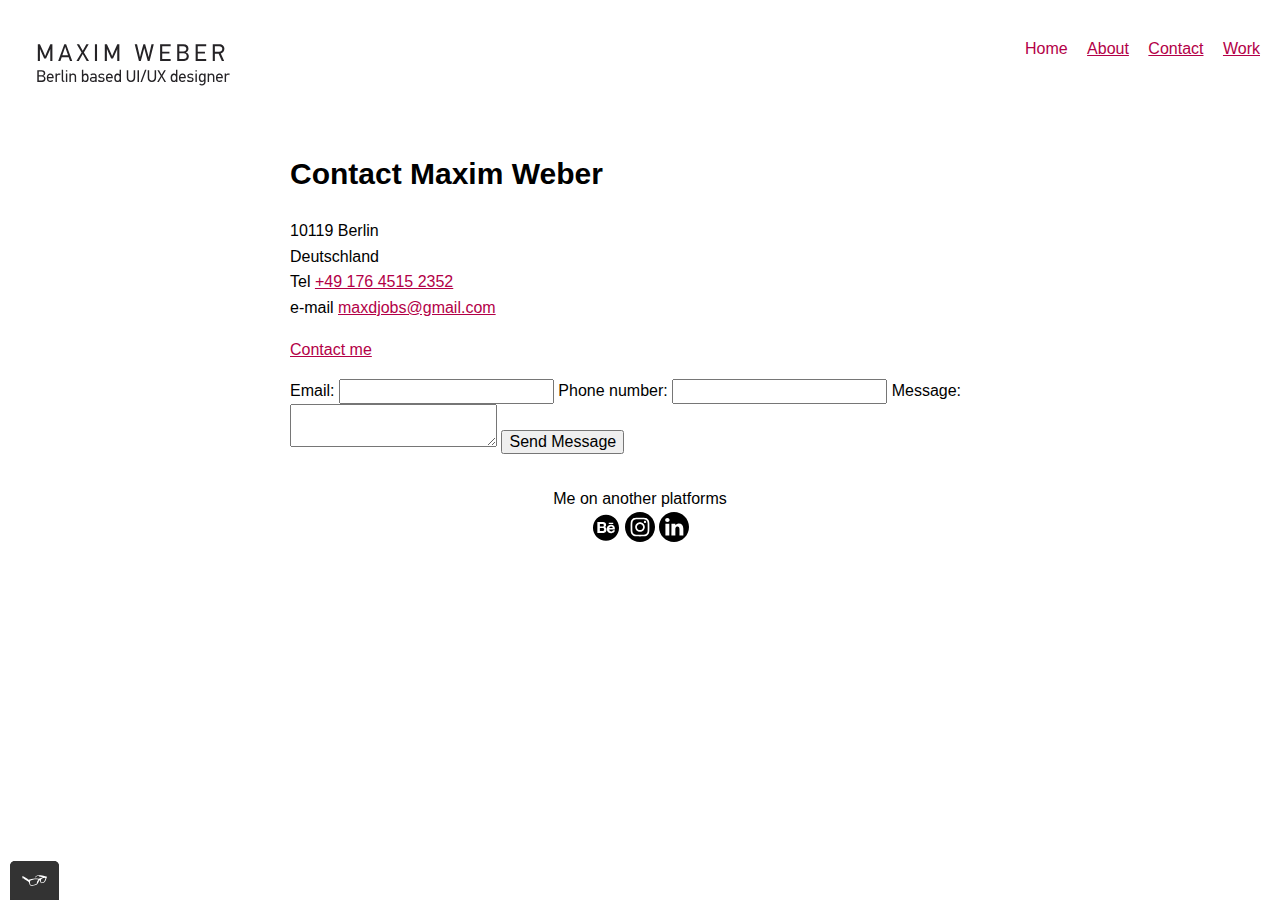
<file: contact.html>
<!DOCTYPE html>
<html lang="en">
<head>
    <meta charset="UTF-8">
    <meta name="viewport" content="width=device-width, initial-scale=1.0">
    <title>Document</title>
    <link rel="stylesheet" type="text/css" href="css/normalize.css">
    <link rel="stylesheet" href="css/style.production.css">
</head>
<body>
    <header class="page-header">
        <img src="img/MW_logo_SVG.svg" alt="Text logo of Maxim Weber" class="page-header__item"> 
        <nav class="main-navigation page-header__item">
            <ul role="menubar" class="navigation-list">
               <li role="presentation">
                  <a href="index.html" role="menuitem" class="navigation-list__item navigation-list__item--active">Home</a>
               </li >
               <li role="presentation">
                  <a href="about.html" role="menuitem" class="navigation-list__item">About</a>
               </li>
               <li role="presentation">
                  <a href="contact.html" role="menuitem" class="navigation-list__item">Contact</a>
               </li>
               <li role="presentation">
                <a href="work.html" role="menuitem" class="navigation-list__item">Work</a>
             </li>
            </ul>
         </nav>
      </header>
<div class="profile">
    <h1 id="contact">Contact Maxim Weber</h1>
    <div>10119 Berlin</div>
    <div>Deutschland</div>
<div>Tel <a href="tel:+4917645152352">+49 176 4515 2352</a></div>
<div>e-mail <a href="mailto:maxdjobs@gmail.com">maxdjobs@gmail.com</a></div>
   <p><a href="mailto:maxdjobs@gmail.com">Contact me</a></p>
   <form action="" method="post" id="Contact-form">
    <label class="standard-label" for="contact-email">Email: </label>
    <input type="e-mail" id="contact-email" required>

    <label class="standard-label" for="phone number">Phone number: </label>
    <input type="tel" id="phone number" pattern="\d{3}[\-]\d{3}[\-]\d{4}">

    <label class="standard-label" for="message input"> Message: </label>
    <textarea required maxlength="240" id="message input"></textarea>
    <input type="submit" value="Send Message">
</form>
</div>
<footer class="page-footer">
<p>
    <div>
        Me on another platforms
    </div>
        <div class="social-media">
            <img src="img/BehanceIcon.svg" alt="Behance">
            <img src="img/InstagramIcon.svg" alt="Instagram">
            <img src="img/LinkedInIcon.svg" alt="LinkedIn">
        </div>
</p>
</footer>
</body>
<script src="js/tota11y.js"></script>
</html>
</file>
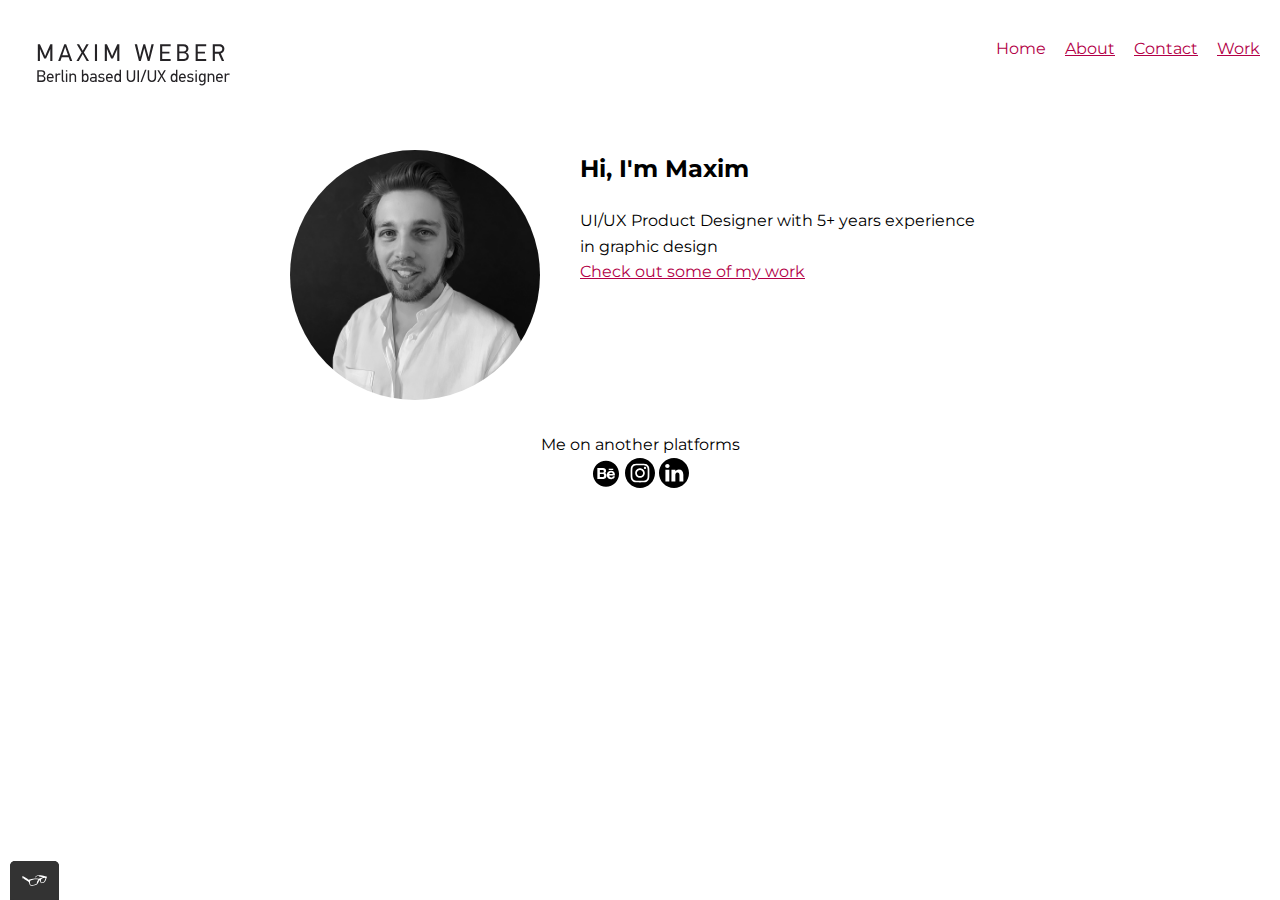
<file: shmindex.html>
<!DOCTYPE html>
<html lang="en">
<head>
    <meta charset="UTF-8">
    <meta name="viewport" content="width=device-width, initial-scale=1.0">
    <link href="https://fonts.googleapis.com/css2?family=Montserrat:ital,wght@0,100..900;1,100..900&display=swap" rel="stylesheet">
    <link rel="stylesheet" type="text/css" href="css/normalize.css">
    <link rel="stylesheet" href="css/style.production.css">
    <link rel="shortcut icon" href="img/Logo.png"  type="image/x-icon"/>
    <title>Maxim Weber UI/UX designer</title>
</head>
<body>
    <Header class="page-header">
    <img src="img/MW_logo_SVG.svg" alt="Text logo of Maxim Weber" class="page-header__item"> 
    <nav class="main-navigation page-header__item">
        <ul role="menubar" class="navigation-list">
           <li role="presentation">
              <a href="index.html" role="menuitem" class="navigation-list__item navigation-list__item--active">Home</a>
           </li >
           <li role="presentation">
              <a href="about.html" role="menuitem" class="navigation-list__item">About</a>
           </li>
           <li role="presentation">
              <a href="contact.html" role="menuitem" class="navigation-list__item">Contact</a>
           </li>
           <li role="presentation">
            <a href="work.html" role="menuitem" class="navigation-list__item">Work</a>
         </li>
        </ul>
     </nav>
  </header>
    <div class="profile">
        <img src="img/Avatar.png" class="profile__portrait" alt="photograph">
    <h2>Hi, I'm Maxim</h2>
        UI/UX Product Designer with
        5+ years experience in graphic design
    <div>
        <a href="#">Check out some of my work</a>
    </div>
<footer class="page-footer">
    <p>
<div>
    Me on another platforms
</div>
    <div calss="social-media">
        <img src="img/104426_behance_portfolio_icon.svg" alt="Behance">
        <img src="img/5279112_camera_instagram_social media_instagram logo_icon.svg" alt="Instagram">
        <img src="img/5279114_linkedin_network_social network_linkedin logo_icon.svg" alt="LinkedIn">
    </div>
</p>
</footer>
<script src="js/tota11y.js"></script>
</body>
</html>
</file>
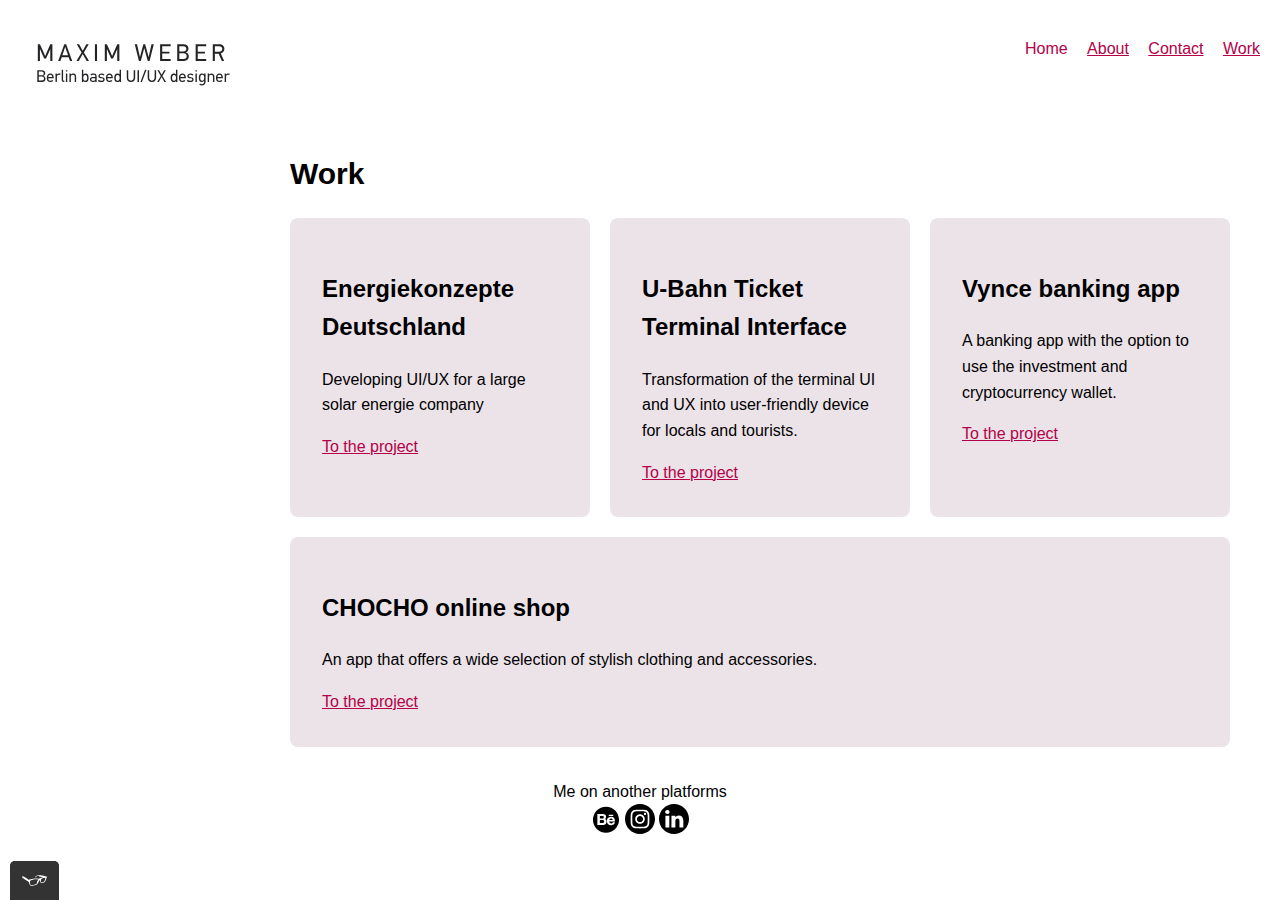
<file: work.html>
<!DOCTYPE html>
<html lang="en">
<head>
    <meta charset="UTF-8">
    <meta name="viewport" content="width=device-width, initial-scale=1.0">
    <title>Document</title>
    <link rel="stylesheet" type="text/css" href="css/normalize.css">
    <link rel="stylesheet" href="css/style.production.css">
</head>
<body>
    <header class="page-header">
        <img src="img/MW_logo_SVG.svg" alt="Text logo of Maxim Weber" class="page-header__item"> 
        <nav class="main-navigation page-header__item">
            <ul role="menubar" class="navigation-list">
               <li role="presentation">
                  <a href="index.html" role="menuitem" class="navigation-list__item navigation-list__item--active">Home</a>
               </li >
               <li role="presentation">
                  <a href="about.html" role="menuitem" class="navigation-list__item">About</a>
               </li>
               <li role="presentation">
                  <a href="contact.html" role="menuitem" class="navigation-list__item">Contact</a>
               </li>
               <li role="presentation">
                <a href="work.html" role="menuitem" class="navigation-list__item">Work</a>
             </li>
            </ul>
         </nav>
      </header>
    <div class="profile">
        <h1>Work</h1>
        <div class="grid">
            <div class="grid__item">
                <h2>Energiekonzepte Deutschland</h2>
                <p>Developing UI/UX for a large solar energie company</p>
                <div class="behance-link">
                    <a href="https://www.behance.net/gallery/203177957/Energiekonzepte-Deutschland">To the project</a>
                </div>
            </div>
            <div class="grid__item">
                <h2>U-Bahn Ticket Terminal Interface</h2>
                <p>Transformation of the terminal UI and UX into user-friendly device for locals and tourists.</p> 
                <div class="behance-link">
                    <a href="https://www.behance.net/gallery/203177957/Energiekonzepte-Deutschland">To the project</a>
                </div>
            </div>
            <div class="grid__item">
                <h2>Vynce banking app</h2>
                <p>A banking app with the option to use the investment and cryptocurrency wallet. </p>
                <div class="behance-link">
                    <a href="https://www.behance.net/gallery/203177957/Energiekonzepte-Deutschland">To the project</a>
                </div>
            </div>
            <div class="grid__item">
                <h2>CHOCHO online shop</h2>
                <p> An app that offers a wide selection of stylish clothing and accessories.
                </p>
                <div class="behance-link">
                    <a href="https://www.behance.net/gallery/203177957/Energiekonzepte-Deutschland">To the project</a>
                </div>
                    
            </div>
        </div>
    </div>
    <footer class="page-footer">
  <p>
    <div>
        Me on another platforms
    </div>
        <div class="social-media">
            <img src="img/BehanceIcon.svg" alt="Behance">
            <img src="img/InstagramIcon.svg" alt="Instagram">
            <img src="img/LinkedInIcon.svg" alt="LinkedIn">
        </div>
  </p>
    </footer>
<script src="js/tota11y.js"></script>
</body>
</html>
</file>
<file: css/style.production.css>
body {
  font-family: 'montserrat', sans-serif;
  font-weight: 400;
  font-size: 16px;
  line-height: 1.6;
}

h1 {
  font-size: 30px;
  font-weight: 700;
}

h2 {
  font-size: 24px;
  font-weight: 700;
}

h3 {
  font-size: 18px;
  font-weight: 700;
}

a {
  color: #b30047;
}

a:hover, a:focus {
  text-decoration: none;
}

a:visited {
  color: #fc7aae;
}

a:active {
  color: #820135;
}

button {
  border: none;
  display: inline-block;
  font-family: inherit;
  background-color: #b30047;
  color: white;
  text-decoration: none;
  padding: 10px;
  border-radius: 4px;
  border-bottom: 2px solid rgba(0,0,0,0.3);
  transition: color 0.2s;
}

.button {
  border: none;
  display: inline-block;
  font-family: inherit;
  background-color: #b30047;
  color: white;
  text-decoration: none;
  padding: 10px;
  border-radius: 4px;
  border-bottom: 2px solid rgba(0,0,0,0.3);
  transition: color 0.2s;
}

.button__secondary {
  background-color: #e6b800;
  color: black;
}

button:hover {
  cursor: pointer;
  background-color: #91023b;
}

button:focus {
  cursor: pointer;
  background-color: #91023b;
}

.button:hover {
  cursor: pointer;
  background-color: #91023b;
}

.button:focus {
  cursor: pointer;
  background-color: #91023b;
}

.button__secondary:hover {
  background-color: #f8da61;
}

.button__secondary:focus {
  background-color: #f8da61;
}
.navigation-list__item--active {
  text-decoration: none;
}

.profile__portrait {
  float: left;
  width: 250px;
  margin-right: 40px;
  border-radius: 50%;
}

.page-footer {
  clear: both;
  display: flex;
  flex-direction: column;
  text-align: center;
}

.profile {
  max-width: 700px;
  margin: 0 auto;
}

* {
  box-sizing: border-box;
}

.page-header {
  display: flex;
  width: 100%;
  padding: 20px;
}

.page-header__item {
  flex: 0 1 200px;
}

.page-header__item:last-child {
  flex-grow: 1;
  text-align: right;
}

.navigation-list {
  list-style-type: none;
}

.navigation-list li {
  display: inline-block;
  margin-left: 15px;
}

.grid {
  display: grid;
  grid-template-columns: 300px 300px 300px;
  grid-gap: 20px;
}

.grid__item {
  background-color: rgb(236, 227, 233);
  padding: 32px;
  border-radius: 8px;
  transition: transform 0.3s ease-in-out; 
  transform: scale(1); 
}
.grid__item:hover {
  transform: scale(1.05); 
}
.grid__item:last-child {
  grid-column: 1 / 4;
  grid-row: 2 / 2;
}

@media all and (max-width: 500px) {
  .grid {
    grid-template-columns: 1fr;
  }
}

@media all and (min-width: 500px) and (max-width: 750px) {
  .grid {
    grid-template-columns: 1fr 1fr;
  }
}

@media all and (max-width: 750px) {
  .grid {
    grid-gap: 10px;
  }
  .grid__item:last-child {
    grid-column: auto / auto;
    grid-row: auto / auto;
  }
  h1 {
    font-size: 22px;
  }
}
  @keyframes color-change {
    from {
      fill: #edc655;
    }
    to {
      fill: #f76414;
    }
  }
  .sun {
    animation-duration: 4s;
    animation-name: color-change;
    animation-iteration-count: infinite;
    animation-direction: alternate;
    animation-timing-function: ease;
  }
  @keyframes cloud-move {
    from {
      transform: translate(0, 50px);
    }
    to {
      transform: translate(200px, 50px);
    }
  }
  .cloud-front {
    animation: 30s cloud-move infinite alternate linear;
  }
  @keyframes cloud-move-reverse {
    from {
      transform: translate(446px, 48px);
    }
    to {
      transform: translate(100px, 48px);
    }
  }
  .cloud-back {
    animation: 34s cloud-move-reverse infinite alternate linear;
  }
</file>
